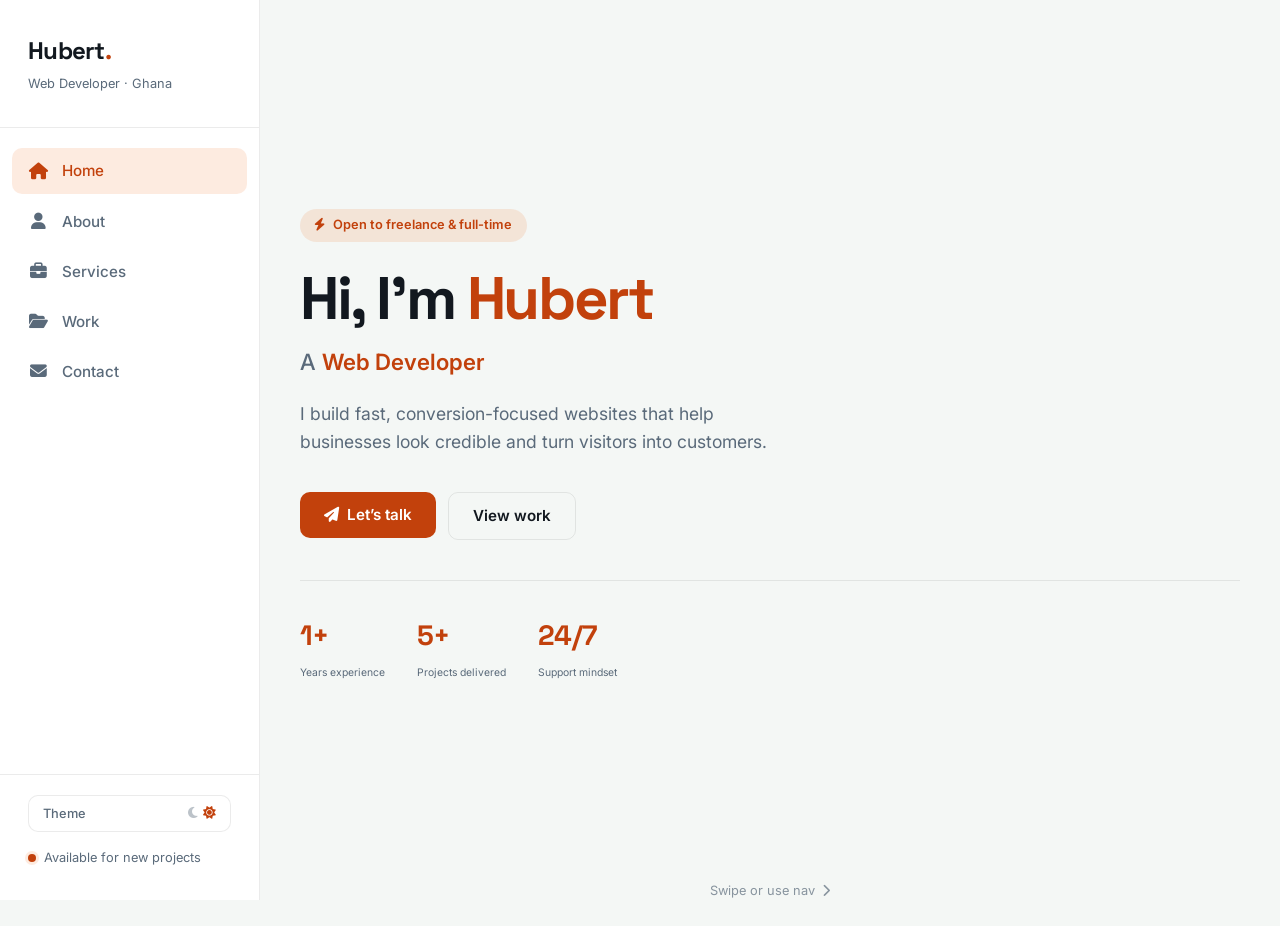
<file: index.html>
<!DOCTYPE html>
<html lang="en" data-theme="dark">
<head>
  <meta charset="UTF-8" />
  <meta name="viewport" content="width=device-width, initial-scale=1.0" />
  <meta name="description" content="Hubert — Web Developer from Ghana. Clean, fast, conversion-focused websites that help businesses look credible and sell." />
  <meta name="keywords" content="Web Developer for hire, Freelance gigs, Freelance Developer, Websites, Business websites, Business assets, Digital assets, Hubert Sackey, Digital Marketing"/>
  <meta name="theme-color" content="#0f1419" />
  <title>Hubert | Web Developer</title>

  <link rel="preconnect" href="https://fonts.googleapis.com" />
  <link rel="preconnect" href="https://fonts.gstatic.com" crossorigin />
  <link href="https://fonts.googleapis.com/css2?family=Inter:wght@400;500;600;700&family=Space+Grotesk:wght@500;600;700&display=swap" rel="stylesheet" />
  <link rel="stylesheet" href="https://cdnjs.cloudflare.com/ajax/libs/font-awesome/6.5.2/css/all.min.css" />
  <link rel="stylesheet" href="https://cdn.jsdelivr.net/npm/swiper@11/swiper-bundle.min.css" />
  <link rel="stylesheet" href="styles.css"/>
 
 <style>
    
      @media (max-width: 900px) {
      .sidebar { display: none; }
      .mobile-nav { display: flex; }
      .mobile-theme { display: flex; }
      .slide-inner { padding: 2rem 1.25rem 5.5rem; }
      .about-grid, .contact-grid { grid-template-columns: 1fr; gap: 2rem; }
      .form-row { grid-template-columns: 1fr; }
      .home-stats { gap: 1.5rem; }
      .app { height: 100vh; width: 100%; }
      .home-slide .swiper-slide{height: 100vh;}
      .main {height: 100%;} 
      .preferred-height {position: fixed; height: 100vh;}
      body { height: 100vh;}
    }
    @media (max-width: 480px) {
      .home-title { font-size: 2.1rem; }
      .services-grid, .projects-grid { grid-template-columns: 1fr; }
    }
    @media (prefers-reduced-motion: reduce) {
      *, *::before, *::after {
        animation-duration: 0.01ms !important;
        transition-duration: 0.01ms !important;
      }
    }
 </style>
</head>
<body>
  <div class="app">
    <aside class="sidebar">
      <div class="brand">
        <div class="logo">Hubert<span>.</span></div>
        <div class="tagline">Web Developer · Ghana</div>
      </div>
      <nav class="nav" aria-label="Main navigation">
          <a href="index.html"><button class="nav-item active" aria-current="page"><i class="fa-solid fa-house"></i> Home</button></a>
          <a href="portfolio-about.html"><button class="nav-item"><i class="fa-solid fa-user"></i> About</button></a>
          <a href="portfolio-services.html"><button class="nav-item"><i class="fa-solid fa-briefcase"></i> Services</button></a>
          <a href="portfolio-work.html"><button class="nav-item"><i class="fa-solid fa-folder-open"></i> Work</button></a>
          <a href="portfolio-contact.html"><button class="nav-item"><i class="fa-solid fa-envelope"></i> Contact</button></a>
        </nav>
      <div class="sidebar-footer">
        <button class="theme-toggle" id="themeToggle" type="button" aria-label="Toggle theme">
          <span>Theme</span>
          <span class="icons"><i class="fa-solid fa-moon"></i><i class="fa-solid fa-sun"></i></span>
        </button>
        <div class="availability">
          <span class="dot" aria-hidden="true"></span>
          Available for new projects
        </div>
      </div>
    </aside>

    <main class="main">
      <div class="swiper" id="portfolioSwiper">
        <div class="swiper-wrapper">
          <section class="swiper-slide home-slide" data-hash="home">
            <div class="slide-inner">
              <div class="home-badge"><i class="fa-solid fa-bolt"></i> Open to freelance &amp; full-time</div>
              <h1 class="home-title">Hi, I’m <span class="name">Hubert</span></h1>
              <p class="home-role">A <span class="typed" id="typed-role">Web Developer</span></p>
              <p class="home-lead">I build fast, conversion-focused websites that help businesses look credible and turn visitors into customers.</p>
              <div class="btn-group">
                <a href="portfolio-contact.html" title="Home Page"><button class="btn btn-primary" data-goto="4"><i class="fa-solid fa-paper-plane"></i> Let’s talk</button></a>
                <a href="portfolio-work.html"><button class="btn btn-ghost" data-goto="3">View work</button></a>
              </div>
              <div class="home-stats">
                <div class="stat"><strong>1+</strong><span>Years experience</span></div>
                <div class="stat"><strong>5+</strong><span>Projects delivered</span></div>
                <div class="stat"><strong>24/7</strong><span>Support mindset</span></div>
              </div>
             </div>
            </div><br/>
            <p class="scroll-hint">Swipe or use nav <i class="fa-solid fa-chevron-right"></i></p>
          </section>
        </div>
      </div>
    </main>
  </div>

    <nav class="mobile-nav" aria-label="Mobile navigation">
      <a href="index.html"><button class="active"><i class="fa-solid fa-house"></i> Home</button></a>
      <a href="portfolio-about.html"><button><i class="fa-solid fa-user"></i> About</button></a>
      <a href="portfolio-services.html"><button><i class="fa-solid fa-briefcase"></i> Services</button></a>
      <a href="portfolio-work.html"><button><i class="fa-solid fa-folder-open"></i> Work</button></a>
      <a href="portfolio-contact.html"><button><i class="fa-solid fa-envelope"></i> Contact</button></a>
    </nav>
  <button class="mobile-theme" id="mobileThemeToggle" type="button" aria-label="Toggle theme">
    <i class="fa-solid fa-moon" id="mobileThemeIcon"></i>
  </button>

  <div class="case-overlay" id="caseOverlay" role="dialog" aria-modal="true" aria-labelledby="caseTitle">
    <div class="case-header">
      <button type="button" class="case-back" id="caseBack"><i class="fa-solid fa-arrow-left"></i> Back to work</button>
    </div>
    <div class="case-body"><div class="case-inner" id="caseContent"></div></div>
  </div>

  <script src="https://cdn.jsdelivr.net/npm/swiper@11/swiper-bundle.min.js"></script>
  <script src="nav.js"></script>
<script>
  const roles = ['Web Developer', 'Landing Page Specialist', 'Responsive Site Builder', 'Problem Solver'];
  let roleIndex = 0;
  const typedEl = document.getElementById('typed-role');
  if (typedEl) {
    setInterval(() => {
      roleIndex = (roleIndex + 1) % roles.length;
      typedEl.style.opacity = '0';
      setTimeout(() => {
        typedEl.textContent = roles[roleIndex];
        typedEl.style.opacity = '1';
      }, 200);
    }, 2800);
    typedEl.style.transition = 'opacity 0.2s ease';
  }
</script>
</body>
</html>
</file>
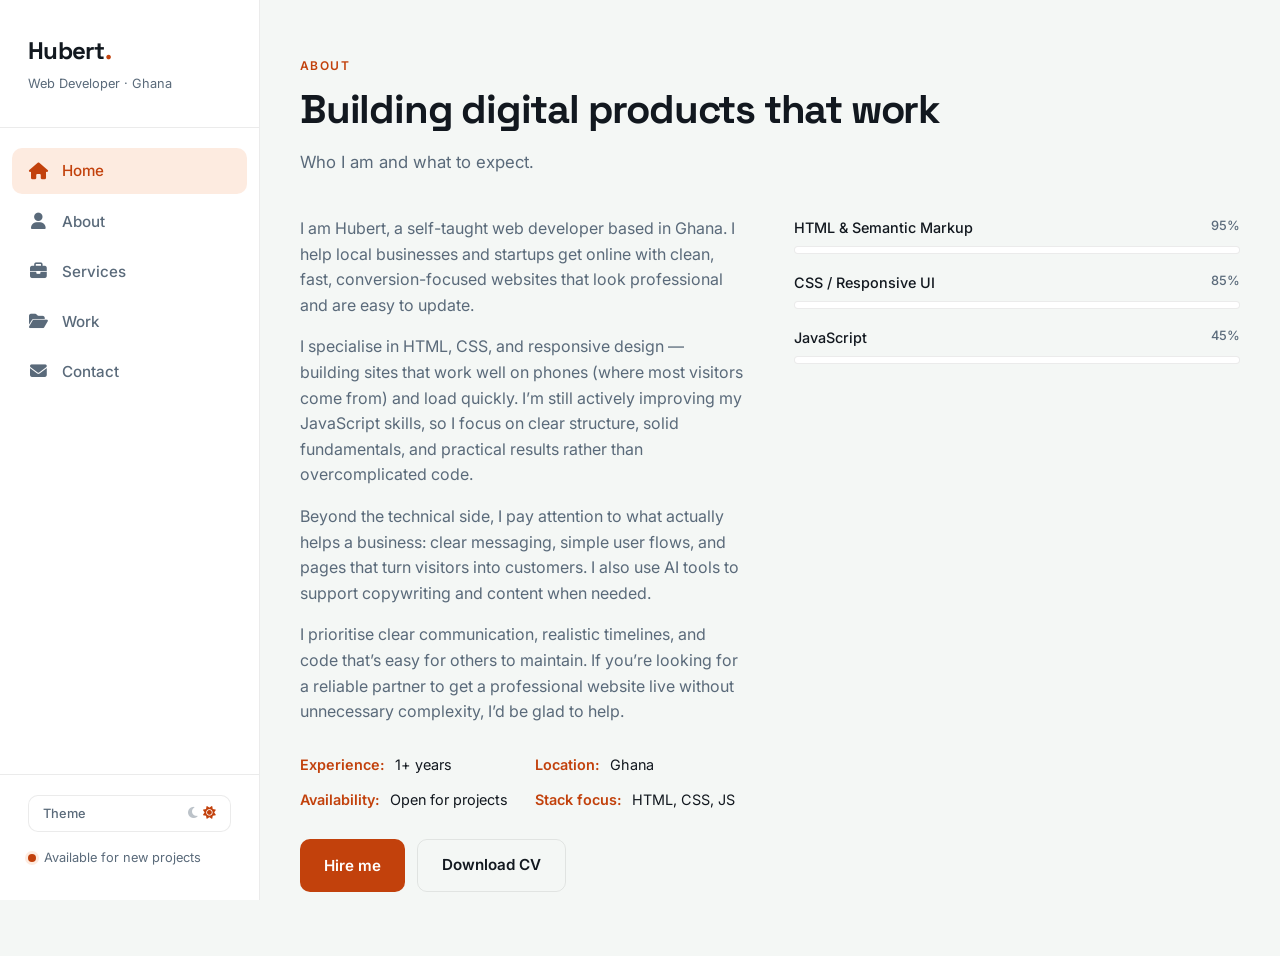
<file: hubert-portfolio-2-about.html>
<!DOCTYPE html>
<html lang="en" data-theme="dark">
<head>
  <meta charset="UTF-8" />
  <meta name="viewport" content="width=device-width, initial-scale=1.0" />
  <meta name="description" content="Hubert — Web Developer from Ghana. Clean, fast, conversion-focused websites that help businesses look credible and sell." />
  <meta name="theme-color" content="#0f1419" />
  <title>Hubert | Web Developer</title>

  <link rel="preconnect" href="https://fonts.googleapis.com" />
  <link rel="preconnect" href="https://fonts.gstatic.com" crossorigin />
  <link href="https://fonts.googleapis.com/css2?family=Inter:wght@400;500;600;700&family=Space+Grotesk:wght@500;600;700&display=swap" rel="stylesheet" />
  <link rel="stylesheet" href="https://cdnjs.cloudflare.com/ajax/libs/font-awesome/6.5.2/css/all.min.css" />
  <link rel="stylesheet" href="https://cdn.jsdelivr.net/npm/swiper@11/swiper-bundle.min.css" />
  <link rel="stylesheet" href="styles.css">
 
 <style>
     body {
         height: 100%;
         width: 100%;
     }
     
     @media(max-width:1024px) {
         .about-grid {
      display: grid;
      grid-template-columns: 1fr 0.5fr;
      gap: 3rem;
      align-items: start;
    }
     }
      @media (max-width: 900px) {
      .sidebar { display: none; }
      .mobile-nav { display: flex; }
      .mobile-theme { display: flex; }
      .slide-inner { padding: 2rem 1.25rem 5.5rem; }
      .about-grid, .contact-grid { grid-template-columns: 1fr; gap: 2rem; }
      .form-row { grid-template-columns: 1fr; }
      .home-stats { gap: 1.5rem; }
      .app { height: 100vh; width: 100%; }
      .home-slide .swiper-slide{height: 100vh;}
      .main {height: 100%;} 
      .preferred-height {position: fixed; height: 100vh;}
      body { height: 100vh;}
      .scroll-hint {
      position: fixed;
      padding-bottom: 60px;
      }
    }
    @media (max-width: 480px) {
      .home-title { font-size: 2.1rem; }
      .services-grid, .projects-grid { grid-template-columns: 1fr; }
    }
    @media (prefers-reduced-motion: reduce) {
      *, *::before, *::after {
        animation-duration: 0.01ms !important;
        transition-duration: 0.01ms !important;
      }
    }
 </style>
</head>
<body>
  <div class="app">
    <aside class="sidebar">
      <div class="brand">
        <div class="logo">Hubert<span>.</span></div>
        <div class="tagline">Web Developer · Ghana</div>
      </div>
      <nav class="nav" aria-label="Main navigation">
        <button class="nav-item active" data-index="0" aria-current="page"><i class="fa-solid fa-house"></i> Home</button>
        <button class="nav-item" data-index="1"><i class="fa-solid fa-user"></i> About</button>
        <button class="nav-item" data-index="2"><i class="fa-solid fa-briefcase"></i> Services</button>
        <button class="nav-item" data-index="3"><i class="fa-solid fa-folder-open"></i> Work</button>
        <button class="nav-item" data-index="4"><i class="fa-solid fa-envelope"></i> Contact</button>
      </nav>
      <div class="sidebar-footer">
        <button class="theme-toggle" id="themeToggle" type="button" aria-label="Toggle theme">
          <span>Theme</span>
          <span class="icons"><i class="fa-solid fa-moon"></i><i class="fa-solid fa-sun"></i></span>
        </button>
        <div class="availability">
          <span class="dot" aria-hidden="true"></span>
          Available for new projects
        </div>
      </div>
    </aside>

    <main class="main">
      <div class="swiper" id="portfolioSwiper">
        <div class="swiper-wrapper">

          <section class="swiper-slide" data-hash="about">
            <div class="slide-inner">
              <p class="section-label">About</p>
              <h2 class="section-title">Building digital products that work</h2>
              <p class="section-desc">Who I am and what to expect.</p>
              <div class="about-grid">
                <div class="about-text">
                  <p>I am Hubert, a self-taught web developer based in Ghana. I help local businesses and startups get online with clean, fast, conversion-focused websites that look professional and are easy to update.</p>
                  <p>I specialise in HTML, CSS, and responsive design — building sites that work well on phones (where most visitors come from) and load quickly. I’m still actively improving my JavaScript skills, so I focus on clear structure, solid fundamentals, and practical results rather than overcomplicated code.</p>
                  <p>Beyond the technical side, I pay attention to what actually helps a business: clear messaging, simple user flows, and pages that turn visitors into customers. I also use AI tools to support copywriting and content when needed.</p>
                  <p>I prioritise clear communication, realistic timelines, and code that’s easy for others to maintain. If you’re looking for a reliable partner to get a professional website live without unnecessary complexity, I’d be glad to help.</p>
                  <div class="about-meta">
                    <div class="meta-item"><span>Experience:</span> 1+ years</div>
                    <div class="meta-item"><span>Location:</span> Ghana</div>
                    <div class="meta-item"><span>Availability:</span> Open for projects</div>
                    <div class="meta-item"><span>Stack focus:</span> HTML, CSS, JS</div>
                  </div>
                  <div class="btn-group">
                    <button class="btn btn-primary" data-goto="4">Hire me</button>
                    <a class="btn btn-ghost" href="#" download>Download CV</a>
                  </div>
                </div>
                <div class="skills" id="skills">
                  <div class="skill">
                    <div class="skill-header"><span>HTML &amp; Semantic Markup</span><span class="pct">95%</span></div>
                    <div class="skill-bar"><div class="skill-fill" data-width="95"></div></div>
                  </div>
                  <div class="skill">
                    <div class="skill-header"><span>CSS / Responsive UI</span><span class="pct">85%</span></div>
                    <div class="skill-bar"><div class="skill-fill" data-width="85"></div></div>
                  </div>
                  <div class="skill">
                    <div class="skill-header"><span>JavaScript</span><span class="pct">45%</span></div>
                    <div class="skill-bar"><div class="skill-fill" data-width="45"></div></div>
                  </div>
                </div>
              </div>
            </div>
          </section>

        
        </div>
      </div>
    </main>
  </div>

  <nav class="mobile-nav" aria-label="Mobile navigation">
    <button data-index="0" class="active"><i class="fa-solid fa-house"></i> Home</button>
    <button data-index="1"><i class="fa-solid fa-user"></i> About</button>
    <button data-index="2"><i class="fa-solid fa-briefcase"></i> Services</button>
    <button data-index="3"><i class="fa-solid fa-folder-open"></i> Work</button>
    <button data-index="4"><i class="fa-solid fa-envelope"></i> Contact</button>
  </nav>
  <button class="mobile-theme" id="mobileThemeToggle" type="button" aria-label="Toggle theme">
    <i class="fa-solid fa-moon" id="mobileThemeIcon"></i>
  </button>

  <div class="case-overlay" id="caseOverlay" role="dialog" aria-modal="true" aria-labelledby="caseTitle">
    <div class="case-header">
      <button type="button" class="case-back" id="caseBack"><i class="fa-solid fa-arrow-left"></i> Back to work</button>
    </div>
    <div class="case-body"><div class="case-inner" id="caseContent"></div></div>
  </div>

  <script src="https://cdn.jsdelivr.net/npm/swiper@11/swiper-bundle.min.js"></script>
  <script>
    const root = document.documentElement;
    const metaTheme = document.querySelector('meta[name="theme-color"]');
    const mobileThemeIcon = document.getElementById('mobileThemeIcon');

    function getPreferredTheme() {
      const stored = localStorage.getItem('hubert-theme');
      if (stored) return stored;
      return window.matchMedia('(prefers-color-scheme: light)').matches ? 'light' : 'dark';
    }
    function applyTheme(theme) {
      root.setAttribute('data-theme', theme);
      localStorage.setItem('hubert-theme', theme);
      if (metaTheme) metaTheme.setAttribute('content', theme === 'light' ? '#f4f7f5' : '#0f1419');
      if (mobileThemeIcon) mobileThemeIcon.className = theme === 'light' ? 'fa-solid fa-sun' : 'fa-solid fa-moon';
    }
    applyTheme(getPreferredTheme());
    function toggleTheme() {
      applyTheme(root.getAttribute('data-theme') === 'dark' ? 'light' : 'dark');
    }
    document.getElementById('themeToggle')?.addEventListener('click', toggleTheme);
    document.getElementById('mobileThemeToggle')?.addEventListener('click', toggleTheme);

    const swiper = new Swiper('#portfolioSwiper', {
      direction: 'horizontal',
      speed: 500,
      effect: 'creative',
      creativeEffect: {
        prev: { shadow: true, translate: ['-18%', 0, -1], opacity: 0.55 },
        next: { translate: ['100%', 0, 0] },
      },
      keyboard: { enabled: true },
      mousewheel: {
        forceToAxis: true,
        sensitivity: 1,
        releaseOnEdges: true,
        thresholdDelta: 12,
      },
      hashNavigation: { watchState: true },
      on: {
        slideChange() {
          updateNav(this.activeIndex);
          if (this.activeIndex === 1) animateSkills();
        },
      },
    });

    function goTo(index) { swiper.slideTo(index); }
    function updateNav(index) {
      document.querySelectorAll('.nav-item, .mobile-nav button').forEach(el => {
        const on = Number(el.dataset.index) === index;
        el.classList.toggle('active', on);
        if (on) el.setAttribute('aria-current', 'page');
        else el.removeAttribute('aria-current');
      });
    }
    document.querySelectorAll('[data-index]').forEach(btn => {
      btn.addEventListener('click', () => goTo(Number(btn.dataset.index)));
    });
    document.querySelectorAll('[data-goto]').forEach(btn => {
      btn.addEventListener('click', () => goTo(Number(btn.dataset.goto)));
    });

    let skillsAnimated = false;
    function animateSkills() {
      if (skillsAnimated) return;
      skillsAnimated = true;
      document.querySelectorAll('.skill-fill').forEach(bar => {
        requestAnimationFrame(() => { bar.style.width = (bar.dataset.width || 0) + '%'; });
      });
    }

    const roles = ['Web Developer', 'Front-end Builder', 'AI Enthusiast', 'Problem Solver'];
    let roleIndex = 0;
    const typedEl = document.getElementById('typed-role');
    if (typedEl) {
      setInterval(() => {
        roleIndex = (roleIndex + 1) % roles.length;
        typedEl.style.opacity = '0';
        setTimeout(() => {
          typedEl.textContent = roles[roleIndex];
          typedEl.style.opacity = '1';
        }, 200);
      }, 2800);
      typedEl.style.transition = 'opacity 0.2s ease';
    }
    updateNav(0);

    const cases = {
      'local-business': {
        label: 'Case study',
        title: 'Local business website',
        tags: ['Web Design', 'HTML/CSS', 'Mobile-first'],
        blocks: [
          { h: 'The problem', p: 'The existing site was hard to navigate on phones. Services and contact details were buried, so visitors left without enquiring.' },
          { h: 'Approach', p: 'Rebuilt the structure around clear sections: purpose, services, about, and a simple contact path. Prioritised mobile layout and readable hierarchy.' },
          { h: 'What shipped', list: ['Clean multi-section layout', 'Mobile-first responsive design', 'Obvious contact / enquiry path', 'Faster perceived load with lean HTML/CSS'] },
          { h: 'Result', result: 'Easier content flow and a clearer path for customers to reach out — especially from mobile.' },
          {h: 'Take a look', p: ['https://hewie25.github.io/glorylandrealtyfoundation.org/'] },
        ],
      },
      structure: {
        label: 'Case study',
        title: 'Content-focused site structure',
        tags: ['UI', 'IA', 'Conversion'],
        blocks: [
          { h: 'The problem', p: 'Visitors could not find key information quickly. The site felt like a list of pages rather than a guided experience.' },
          { h: 'Approach', p: 'Mapped the main user goals, then ordered pages and sections so the most important actions appear first. Kept copy short and scannable.' },
          { h: 'What shipped', list: ['Clear page hierarchy', 'Consistent section patterns', 'Stronger visual hierarchy for CTAs'] },
         
          { h: 'Result', result: 'Visitors can understand the offer and next step faster — which is the foundation for better conversion.' },
           {h: 'Have a look', p: ['https://hewie25.github.io/glorylandrealtyfoundation.org/'] },
        ],
      },
      landing: {
        label: 'Case study',
        title: 'Product landing page',
        tags: ['UI', 'School Page', 'CTAs'],
        blocks: [
          { h: 'The problem', p: 'The page needed a clear story: what the product is, why it matters, and what to do next — without looking cluttered.' },
          { h: 'Approach', p: 'Built a single long-scroll landing page with strong hierarchy, space for social proof, and prominent primary CTAs. Kept the design easy to A/B test later.' },
          { h: 'What shipped', list: ['Hero with clear value proposition', 'Feature / benefit sections', 'Social-proof placeholders', 'Primary and secondary CTAs'] },
          { h: 'Result', result: 'A page structure that is easy to test and improve, with conversion paths that are obvious on both desktop and mobile.' },
          {h: 'Take a look', p: ['https://hewie25.github.io/glorylandrealtyfoundation.org/'] },
        ],
      },
      portfolio: {
        label: 'This site',
        title: 'Interactive portfolio concept',
        tags: ['Experiment', 'UX', 'Performance'],
        blocks: [
          { h: 'Goal', p: 'Show that a portfolio can be fast, clear and client-focused.' },
          { h: 'What it demonstrates', list: ['Slide-based navigation that still allows vertical scrolling', 'Honest skill levels and services', 'Case-study style project presentation', 'Dark / light theme with almost zero cost', 'Mobile-first layout'] },
          { h: 'Takeaway', result: 'You are looking at the live example. Speed and clarity beat decoration when clients are deciding who to hire.' },
        ],
      },
    };

    const overlay = document.getElementById('caseOverlay');
    const caseContent = document.getElementById('caseContent');

    function openCase(id) {
      const data = cases[id];
      if (!data) return;
      let html = '<p class="section-label">' + data.label + '</p>';
      html += '<h1 id="caseTitle">' + data.title + '</h1>';
      html += '<div class="case-meta">' + data.tags.map(function(t){ return '<span class="tag">' + t + '</span>'; }).join('') + '</div>';
      data.blocks.forEach(function(b) {
        html += '<div class="case-block">';
        if (b.h) html += '<h3>' + b.h + '</h3>';
        if (b.p) html += '<p>' + b.p + '</p>';
        if (b.list) html += '<ul>' + b.list.map(function(i){ return '<li>' + i + '</li>'; }).join('') + '</ul>';
        if (b.result) html += '<div class="case-result"><strong>Result:</strong> ' + b.result + '</div>';
        html += '</div>';
      });
      html += '<div class="case-cta btn-group"><button type="button" class="btn btn-primary" id="caseHire">Let’s talk about a similar project</button><button type="button" class="btn btn-ghost" id="caseBack2">Back to work</button></div>';
      caseContent.innerHTML = html;
      overlay.classList.add('open');
      document.body.style.overflow = 'hidden';
      document.getElementById('caseHire')?.addEventListener('click', function(){ closeCase(); goTo(4); });
      document.getElementById('caseBack2')?.addEventListener('click', closeCase);
    }
    function closeCase() {
      overlay.classList.remove('open');
      document.body.style.overflow = '';
    }
    document.querySelectorAll('[data-case]').forEach(function(btn) {
      btn.addEventListener('click', function(){ openCase(btn.dataset.case); });
    });
    document.getElementById('caseBack')?.addEventListener('click', closeCase);
    document.addEventListener('keydown', function(e) {
      if (e.key === 'Escape' && overlay.classList.contains('open')) closeCase();
    });
  </script>
</body>
</html>
</file>
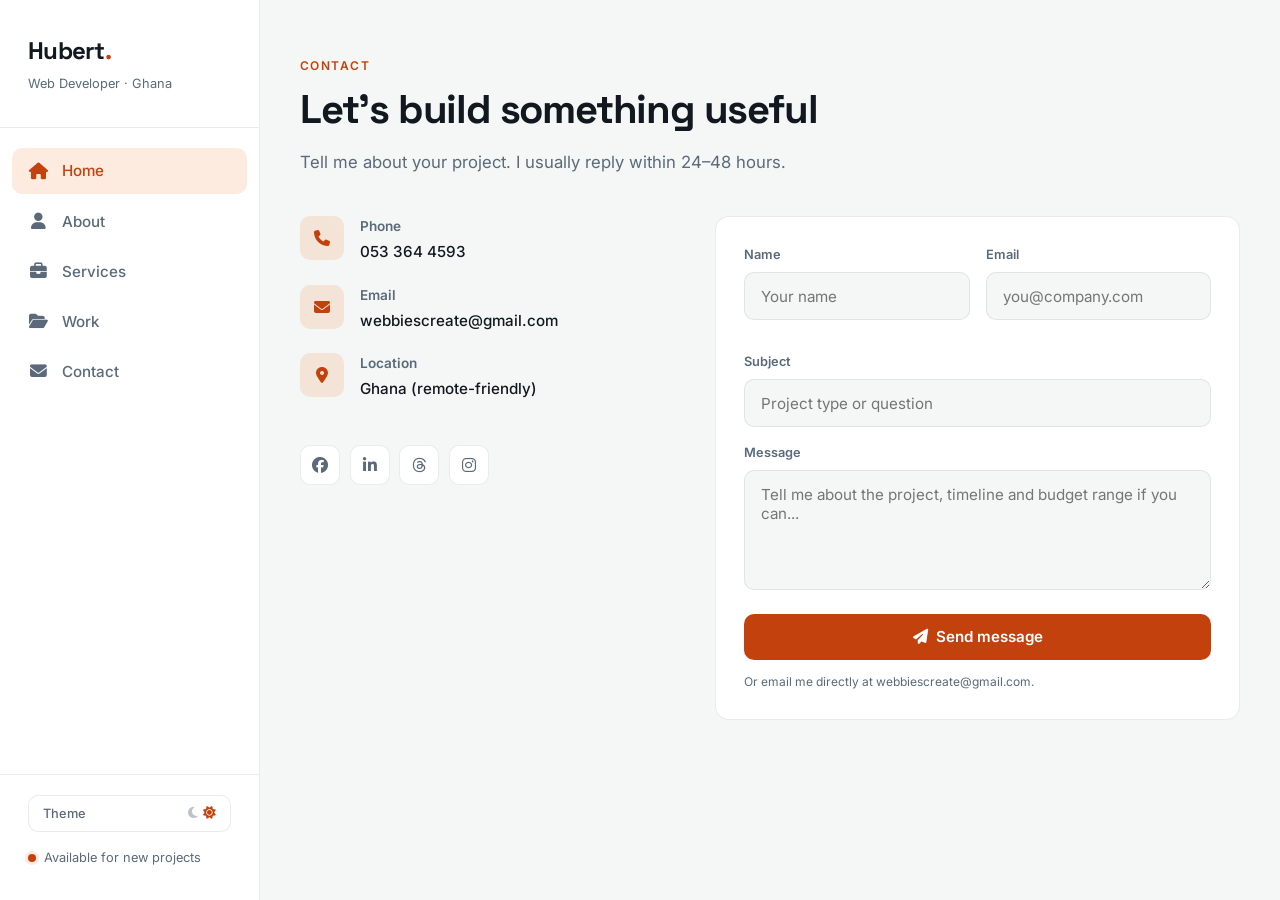
<file: hubert-portfolio-2-contact.html>
<!DOCTYPE html>
<html lang="en" data-theme="dark">
<head>
  <meta charset="UTF-8" />
  <meta name="viewport" content="width=device-width, initial-scale=1.0" />
  <meta name="description" content="Hubert — Web Developer from Ghana. Clean, fast, conversion-focused websites that help businesses look credible and sell." />
  <meta name="theme-color" content="#0f1419" />
  <title>Hubert | Web Developer</title>

  <link rel="preconnect" href="https://fonts.googleapis.com" />
  <link rel="preconnect" href="https://fonts.gstatic.com" crossorigin />
  <link href="https://fonts.googleapis.com/css2?family=Inter:wght@400;500;600;700&family=Space+Grotesk:wght@500;600;700&display=swap" rel="stylesheet" />
  <link rel="stylesheet" href="https://cdnjs.cloudflare.com/ajax/libs/font-awesome/6.5.2/css/all.min.css" />
  <link rel="stylesheet" href="https://cdn.jsdelivr.net/npm/swiper@11/swiper-bundle.min.css" />
  <link rel="stylesheet" href="styles.css">
 
 <style>
     body {
         height: 100%;
         width: 100%;
     }
     
     @media(max-width:1024px) {
     
    }
    
      @media (max-width: 900px) {
      .sidebar { display: none; }
      .mobile-nav { display: flex; }
      .mobile-theme { display: flex; }
      .slide-inner { padding: 2rem 1.25rem 5.5rem; }
      .about-grid, .contact-grid { grid-template-columns: 1fr; gap: 2rem; }
      .form-row { grid-template-columns: 1fr; }
      .home-stats { gap: 1.5rem; }
      .app { height: 100%; width: 100%; }
      .home-slide .swiper-slide{height: 100%;}
      .main {height: 100%;} 
      body { height: 100%;}
      
    }
    @media (max-width: 480px) {
      .home-title { font-size: 2.1rem; }
      .services-grid, .projects-grid { grid-template-columns: 1fr; }
    }
    @media (prefers-reduced-motion: reduce) {
      *, *::before, *::after {
        animation-duration: 0.01ms !important;
        transition-duration: 0.01ms !important;
      }
    }
 </style>
</head>
<body>
  <div class="app">
    <aside class="sidebar">
      <div class="brand">
        <div class="logo">Hubert<span>.</span></div>
        <div class="tagline">Web Developer · Ghana</div>
      </div>
      <nav class="nav" aria-label="Main navigation">
        <button   class="nav-item"  data-index="0"><i class="fa-solid fa-house"></i> Home</button>
        <button class="nav-item" data-index="1"><i class="fa-solid fa-user"></i> About</button>
        <button class="nav-item" data-index="2"><i class="fa-solid fa-briefcase"></i> Services</button>
        <button class="nav-item" data-index="3"><i class="fa-solid fa-folder-open"></i> Work</button>
        <button class="nav-item active"  aria-current="page" data-index="4"><i class="fa-solid fa-envelope"></i> Contact</button>
      </nav>
      <div class="sidebar-footer">
        <button class="theme-toggle" id="themeToggle" type="button" aria-label="Toggle theme">
          <span>Theme</span>
          <span class="icons"><i class="fa-solid fa-moon"></i><i class="fa-solid fa-sun"></i></span>
        </button>
        <div class="availability">
          <span class="dot" aria-hidden="true"></span>
          Available for new projects
        </div>
      </div>
    </aside>

    <main class="main">
      <div class="swiper" id="portfolioSwiper">
        <div class="swiper-wrapper">

 <section class="swiper-slide" data-hash="contact">
            <div class="slide-inner">
              <p class="section-label">Contact</p>
              <h2 class="section-title">Let’s build something useful</h2>
              <p class="section-desc">Tell me about your project. I usually reply within 24–48 hours.</p>
              <div class="contact-grid">
                <div class="contact-info">
                  <div class="contact-item">
                    <div class="icon"><i class="fa-solid fa-phone"></i></div>
                    <div><h4>Phone</h4><p><a href="tel:+233533644593">053 364 4593</a></p></div>
                  </div>
                  <div class="contact-item">
                    <div class="icon"><i class="fa-solid fa-envelope"></i></div>
                    <div><h4>Email</h4><p><a href="mailto:webbiescreate@gmail.com">webbiescreate@gmail.com</a></p></div>
                  </div>
                  <div class="contact-item">
                    <div class="icon"><i class="fa-solid fa-location-dot"></i></div>
                    <div><h4>Location</h4><p>Ghana (remote-friendly)</p></div>
                  </div>
                  <div class="socials">
                    <a href="#" aria-label="GitHub"><i class="fa-brands fa-facebook"></i></a>
                    <a href="#" aria-label="LinkedIn"><i class="fa-brands fa-linkedin-in"></i></a>
                    <a href="#" aria-label="X"><i class="fa-brands fa-threads"></i></a>
                    <a href="#" aria-label="Instagram"><i class="fa-brands fa-instagram"></i></a>
                  </div>
                </div>
                <form class="contact-form" action="https://formspree.io/f/YOUR_FORM_ID" method="POST">
                  <div class="form-row">
                    <div class="form-group">
                      <label for="name">Name</label>
                      <input type="text" id="name" name="name" placeholder="Your name" required />
                    </div>
                    <div class="form-group">
                      <label for="email">Email</label>
                      <input type="email" id="email" name="email" placeholder="you@company.com" required />
                    </div>
                  </div>
                  <div class="form-group">
                    <label for="subject">Subject</label>
                    <input type="text" id="subject" name="subject" placeholder="Project type or question" />
                  </div>
                  <div class="form-group">
                    <label for="message">Message</label>
                    <textarea id="message" name="message" placeholder="Tell me about the project, timeline and budget range if you can..." required></textarea>
                  </div>
                  <button type="submit" class="btn btn-primary" style="width:100%"><i class="fa-solid fa-paper-plane"></i> Send message</button>
                  <p class="form-note">Or email me directly at webbiescreate@gmail.com.</p>
                </form>
              </div>
            </div>
          </section>
        
        </div>
      </div>
    </main>
  </div>

  <nav class="mobile-nav" aria-label="Mobile navigation">
    <button data-index="0" class="active"><i class="fa-solid fa-house"></i> Home</button>
    <button data-index="1"><i class="fa-solid fa-user"></i> About</button>
    <button data-index="2"><i class="fa-solid fa-briefcase"></i> Services</button>
    <button data-index="3"><i class="fa-solid fa-folder-open"></i> Work</button>
    <button data-index="4"><i class="fa-solid fa-envelope"></i> Contact</button>
  </nav>
  <button class="mobile-theme" id="mobileThemeToggle" type="button" aria-label="Toggle theme">
    <i class="fa-solid fa-moon" id="mobileThemeIcon"></i>
  </button>

  <div class="case-overlay" id="caseOverlay" role="dialog" aria-modal="true" aria-labelledby="caseTitle">
    <div class="case-header">
      <button type="button" class="case-back" id="caseBack"><i class="fa-solid fa-arrow-left"></i> Back to work</button>
    </div>
    <div class="case-body"><div class="case-inner" id="caseContent"></div></div>
  </div>

  <script src="https://cdn.jsdelivr.net/npm/swiper@11/swiper-bundle.min.js"></script>
  <script>
    const root = document.documentElement;
    const metaTheme = document.querySelector('meta[name="theme-color"]');
    const mobileThemeIcon = document.getElementById('mobileThemeIcon');

    function getPreferredTheme() {
      const stored = localStorage.getItem('hubert-theme');
      if (stored) return stored;
      return window.matchMedia('(prefers-color-scheme: light)').matches ? 'light' : 'dark';
    }
    function applyTheme(theme) {
      root.setAttribute('data-theme', theme);
      localStorage.setItem('hubert-theme', theme);
      if (metaTheme) metaTheme.setAttribute('content', theme === 'light' ? '#f4f7f5' : '#0f1419');
      if (mobileThemeIcon) mobileThemeIcon.className = theme === 'light' ? 'fa-solid fa-sun' : 'fa-solid fa-moon';
    }
    applyTheme(getPreferredTheme());
    function toggleTheme() {
      applyTheme(root.getAttribute('data-theme') === 'dark' ? 'light' : 'dark');
    }
    document.getElementById('themeToggle')?.addEventListener('click', toggleTheme);
    document.getElementById('mobileThemeToggle')?.addEventListener('click', toggleTheme);

    const swiper = new Swiper('#portfolioSwiper', {
      direction: 'horizontal',
      speed: 500,
      effect: 'creative',
      creativeEffect: {
        prev: { shadow: true, translate: ['-18%', 0, -1], opacity: 0.55 },
        next: { translate: ['100%', 0, 0] },
      },
      keyboard: { enabled: true },
      mousewheel: {
        forceToAxis: true,
        sensitivity: 1,
        releaseOnEdges: true,
        thresholdDelta: 12,
      },
      hashNavigation: { watchState: true },
      on: {
        slideChange() {
          updateNav(this.activeIndex);
          if (this.activeIndex === 1) animateSkills();
        },
      },
    });

    function goTo(index) { swiper.slideTo(index); }
    function updateNav(index) {
      document.querySelectorAll('.nav-item, .mobile-nav button').forEach(el => {
        const on = Number(el.dataset.index) === index;
        el.classList.toggle('active', on);
        if (on) el.setAttribute('aria-current', 'page');
        else el.removeAttribute('aria-current');
      });
    }
    document.querySelectorAll('[data-index]').forEach(btn => {
      btn.addEventListener('click', () => goTo(Number(btn.dataset.index)));
    });
    document.querySelectorAll('[data-goto]').forEach(btn => {
      btn.addEventListener('click', () => goTo(Number(btn.dataset.goto)));
    });

    let skillsAnimated = false;
    function animateSkills() {
      if (skillsAnimated) return;
      skillsAnimated = true;
      document.querySelectorAll('.skill-fill').forEach(bar => {
        requestAnimationFrame(() => { bar.style.width = (bar.dataset.width || 0) + '%'; });
      });
    }

    const roles = ['Web Developer', 'Front-end Builder', 'AI Enthusiast', 'Problem Solver'];
    let roleIndex = 0;
    const typedEl = document.getElementById('typed-role');
    if (typedEl) {
      setInterval(() => {
        roleIndex = (roleIndex + 1) % roles.length;
        typedEl.style.opacity = '0';
        setTimeout(() => {
          typedEl.textContent = roles[roleIndex];
          typedEl.style.opacity = '1';
        }, 200);
      }, 2800);
      typedEl.style.transition = 'opacity 0.2s ease';
    }
    updateNav(0);

    const cases = {
      'local-business': {
        label: 'Case study',
        title: 'Local business website',
        tags: ['Web Design', 'HTML/CSS', 'Mobile-first'],
        blocks: [
          { h: 'The problem', p: 'The existing site was hard to navigate on phones. Services and contact details were buried, so visitors left without enquiring.' },
          { h: 'Approach', p: 'Rebuilt the structure around clear sections: purpose, services, about, and a simple contact path. Prioritised mobile layout and readable hierarchy.' },
          { h: 'What shipped', list: ['Clean multi-section layout', 'Mobile-first responsive design', 'Obvious contact / enquiry path', 'Faster perceived load with lean HTML/CSS'] },
          { h: 'Result', result: 'Easier content flow and a clearer path for customers to reach out — especially from mobile.' },
          {h: 'Take a look', p: ['https://hewie25.github.io/glorylandrealtyfoundation.org/'] },
        ],
      },
      structure: {
        label: 'Case study',
        title: 'Content-focused site structure',
        tags: ['UI', 'IA', 'Conversion'],
        blocks: [
          { h: 'The problem', p: 'Visitors could not find key information quickly. The site felt like a list of pages rather than a guided experience.' },
          { h: 'Approach', p: 'Mapped the main user goals, then ordered pages and sections so the most important actions appear first. Kept copy short and scannable.' },
          { h: 'What shipped', list: ['Clear page hierarchy', 'Consistent section patterns', 'Stronger visual hierarchy for CTAs'] },
         
          { h: 'Result', result: 'Visitors can understand the offer and next step faster — which is the foundation for better conversion.' },
           {h: 'Have a look', p: ['https://hewie25.github.io/glorylandrealtyfoundation.org/'] },
        ],
      },
      landing: {
        label: 'Case study',
        title: 'Product landing page',
        tags: ['UI', 'School Page', 'CTAs'],
        blocks: [
          { h: 'The problem', p: 'The page needed a clear story: what the product is, why it matters, and what to do next — without looking cluttered.' },
          { h: 'Approach', p: 'Built a single long-scroll landing page with strong hierarchy, space for social proof, and prominent primary CTAs. Kept the design easy to A/B test later.' },
          { h: 'What shipped', list: ['Hero with clear value proposition', 'Feature / benefit sections', 'Social-proof placeholders', 'Primary and secondary CTAs'] },
          { h: 'Result', result: 'A page structure that is easy to test and improve, with conversion paths that are obvious on both desktop and mobile.' },
          {h: 'Take a look', p: ['https://hewie25.github.io/glorylandrealtyfoundation.org/'] },
        ],
      },
      portfolio: {
        label: 'This site',
        title: 'Interactive portfolio concept',
        tags: ['Experiment', 'UX', 'Performance'],
        blocks: [
          { h: 'Goal', p: 'Show that a portfolio can be fast, clear and client-focused.' },
          { h: 'What it demonstrates', list: ['Slide-based navigation that still allows vertical scrolling', 'Honest skill levels and services', 'Case-study style project presentation', 'Dark / light theme with almost zero cost', 'Mobile-first layout'] },
          { h: 'Takeaway', result: 'You are looking at the live example. Speed and clarity beat decoration when clients are deciding who to hire.' },
        ],
      },
    };

    const overlay = document.getElementById('caseOverlay');
    const caseContent = document.getElementById('caseContent');

    function openCase(id) {
      const data = cases[id];
      if (!data) return;
      let html = '<p class="section-label">' + data.label + '</p>';
      html += '<h1 id="caseTitle">' + data.title + '</h1>';
      html += '<div class="case-meta">' + data.tags.map(function(t){ return '<span class="tag">' + t + '</span>'; }).join('') + '</div>';
      data.blocks.forEach(function(b) {
        html += '<div class="case-block">';
        if (b.h) html += '<h3>' + b.h + '</h3>';
        if (b.p) html += '<p>' + b.p + '</p>';
        if (b.list) html += '<ul>' + b.list.map(function(i){ return '<li>' + i + '</li>'; }).join('') + '</ul>';
        if (b.result) html += '<div class="case-result"><strong>Result:</strong> ' + b.result + '</div>';
        html += '</div>';
      });
      html += '<div class="case-cta btn-group"><button type="button" class="btn btn-primary" id="caseHire">Let’s talk about a similar project</button><button type="button" class="btn btn-ghost" id="caseBack2">Back to work</button></div>';
      caseContent.innerHTML = html;
      overlay.classList.add('open');
      document.body.style.overflow = 'hidden';
      document.getElementById('caseHire')?.addEventListener('click', function(){ closeCase(); goTo(4); });
      document.getElementById('caseBack2')?.addEventListener('click', closeCase);
    }
    function closeCase() {
      overlay.classList.remove('open');
      document.body.style.overflow = '';
    }
    document.querySelectorAll('[data-case]').forEach(function(btn) {
      btn.addEventListener('click', function(){ openCase(btn.dataset.case); });
    });
    document.getElementById('caseBack')?.addEventListener('click', closeCase);
    document.addEventListener('keydown', function(e) {
      if (e.key === 'Escape' && overlay.classList.contains('open')) closeCase();
    });
  </script>
</body>
</html>
</file>
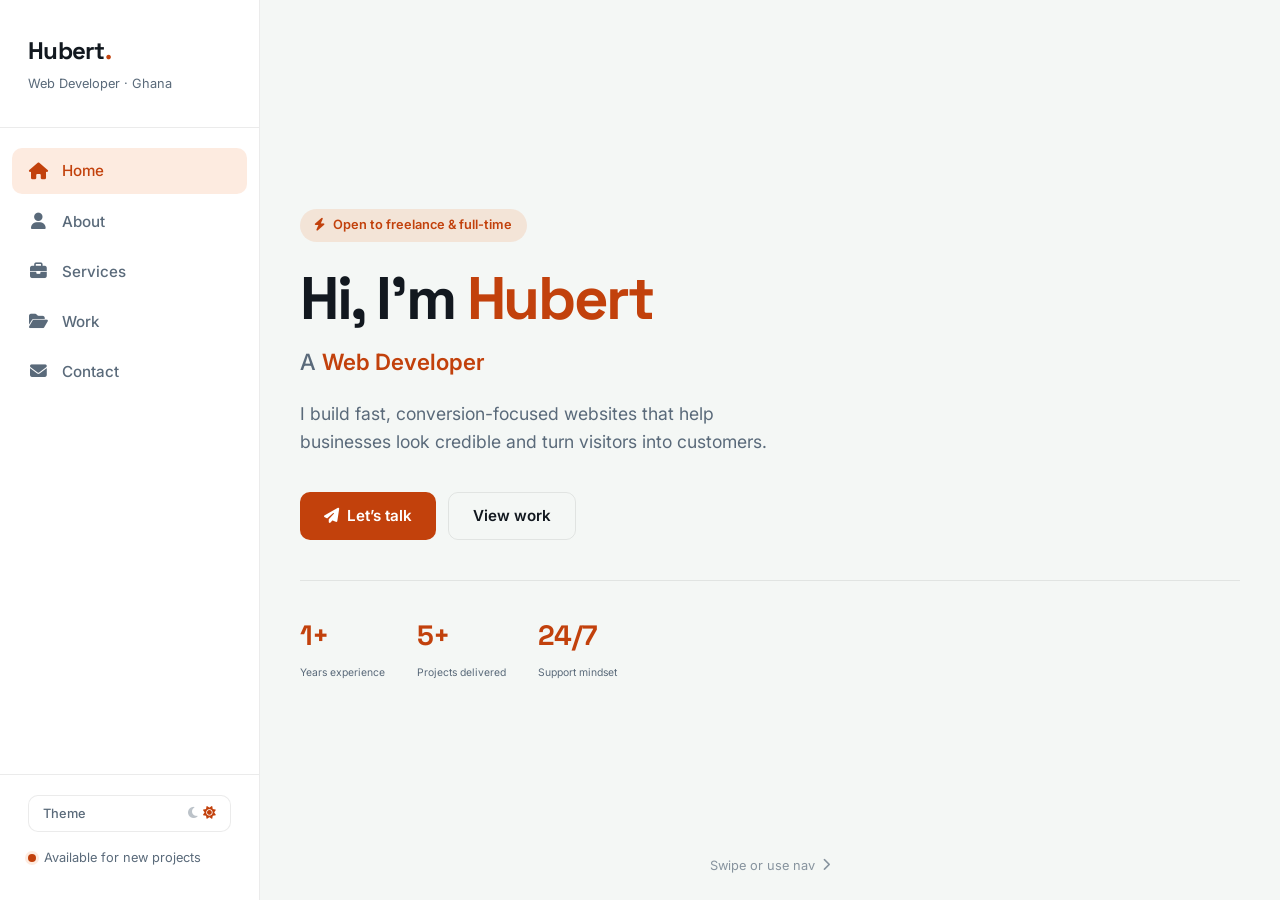
<file: hubert-portfolio-2-home.html>
<!DOCTYPE html>
<html lang="en" data-theme="dark">
<head>
  <meta charset="UTF-8" />
  <meta name="viewport" content="width=device-width, initial-scale=1.0" />
  <meta name="description" content="Hubert — Web Developer from Ghana. Clean, fast, conversion-focused websites that help businesses look credible and sell." />
  <meta name="theme-color" content="#0f1419" />
  <title>Hubert | Web Developer</title>

  <link rel="preconnect" href="https://fonts.googleapis.com" />
  <link rel="preconnect" href="https://fonts.gstatic.com" crossorigin />
  <link href="https://fonts.googleapis.com/css2?family=Inter:wght@400;500;600;700&family=Space+Grotesk:wght@500;600;700&display=swap" rel="stylesheet" />
  <link rel="stylesheet" href="https://cdnjs.cloudflare.com/ajax/libs/font-awesome/6.5.2/css/all.min.css" />
  <link rel="stylesheet" href="https://cdn.jsdelivr.net/npm/swiper@11/swiper-bundle.min.css" />
  <link rel="stylesheet" href="styles.css">
 
 <style>
     body {
         height: 100%;
         width: 100%;
     }
      @media (max-width: 900px) {
      .sidebar { display: none; }
      .mobile-nav { display: flex; }
      .mobile-theme { display: flex; }
      .slide-inner { padding: 2rem 1.25rem 5.5rem; }
      .about-grid, .contact-grid { grid-template-columns: 1fr; gap: 2rem; }
      .form-row { grid-template-columns: 1fr; }
      .home-stats { gap: 1.5rem; }
      .app { height: 100vh; width: 100%; }
      .home-slide .swiper-slide{height: 100vh;}
      .main {height: 100%;} 
      .preferred-height {position: fixed; height: 100vh;}
      body { height: 100vh;}
      .scroll-hint {
      position: fixed;
      padding-bottom: 60px;
      }
    }
    @media (max-width: 480px) {
      .home-title { font-size: 2.1rem; }
      .services-grid, .projects-grid { grid-template-columns: 1fr; }
    }
    @media (prefers-reduced-motion: reduce) {
      *, *::before, *::after {
        animation-duration: 0.01ms !important;
        transition-duration: 0.01ms !important;
      }
    }
 </style>
</head>
<body>
  <div class="app">
    <aside class="sidebar">
      <div class="brand">
        <div class="logo">Hubert<span>.</span></div>
        <div class="tagline">Web Developer · Ghana</div>
      </div>
      <nav class="nav" aria-label="Main navigation">
        <button class="nav-item active" data-index="0" aria-current="page"><i class="fa-solid fa-house"></i> Home</button>
        <button class="nav-item" data-index="1"><i class="fa-solid fa-user"></i> About</button>
        <button class="nav-item" data-index="2"><i class="fa-solid fa-briefcase"></i> Services</button>
        <button class="nav-item" data-index="3"><i class="fa-solid fa-folder-open"></i> Work</button>
        <button class="nav-item" data-index="4"><i class="fa-solid fa-envelope"></i> Contact</button>
      </nav>
      <div class="sidebar-footer">
        <button class="theme-toggle" id="themeToggle" type="button" aria-label="Toggle theme">
          <span>Theme</span>
          <span class="icons"><i class="fa-solid fa-moon"></i><i class="fa-solid fa-sun"></i></span>
        </button>
        <div class="availability">
          <span class="dot" aria-hidden="true"></span>
          Available for new projects
        </div>
      </div>
    </aside>

    <main class="main">
      <div class="swiper" id="portfolioSwiper">
        <div class="swiper-wrapper">

          <section class="swiper-slide home-slide" data-hash="home">
              <div class="preferred-height">
            <div class="slide-inner">
              <div class="home-badge"><i class="fa-solid fa-bolt"></i> Open to freelance &amp; full-time</div>
              <h1 class="home-title">Hi, I’m <span class="name">Hubert</span></h1>
              <p class="home-role">A <span class="typed" id="typed-role">Web Developer</span></p>
              <p class="home-lead">I build fast, conversion-focused websites that help businesses look credible and turn visitors into customers.</p>
              <div class="btn-group">
                <button class="btn btn-primary" data-goto="4"><i class="fa-solid fa-paper-plane"></i> Let’s talk</button>
                <button class="btn btn-ghost" data-goto="3">View work</button>
              </div>
              <div class="home-stats">
                <div class="stat"><strong>1+</strong><span>Years experience</span></div>
                <div class="stat"><strong>5+</strong><span>Projects delivered</span></div>
                <div class="stat"><strong>24/7</strong><span>Support mindset</span></div>
              </div>
              </div>
            </div>
            <p class="scroll-hint">Swipe or use nav <i class="fa-solid fa-chevron-right"></i></p>
          </section>

        
        </div>
      </div>
    </main>
  </div>

  <nav class="mobile-nav" aria-label="Mobile navigation">
    <button data-index="0" class="active"><i class="fa-solid fa-house"></i> Home</button>
    <button data-index="1"><i class="fa-solid fa-user"></i> About</button>
    <button data-index="2"><i class="fa-solid fa-briefcase"></i> Services</button>
    <button data-index="3"><i class="fa-solid fa-folder-open"></i> Work</button>
    <button data-index="4"><i class="fa-solid fa-envelope"></i> Contact</button>
  </nav>
  <button class="mobile-theme" id="mobileThemeToggle" type="button" aria-label="Toggle theme">
    <i class="fa-solid fa-moon" id="mobileThemeIcon"></i>
  </button>

  <div class="case-overlay" id="caseOverlay" role="dialog" aria-modal="true" aria-labelledby="caseTitle">
    <div class="case-header">
      <button type="button" class="case-back" id="caseBack"><i class="fa-solid fa-arrow-left"></i> Back to work</button>
    </div>
    <div class="case-body"><div class="case-inner" id="caseContent"></div></div>
  </div>

  <script src="https://cdn.jsdelivr.net/npm/swiper@11/swiper-bundle.min.js"></script>
  <script>
    const root = document.documentElement;
    const metaTheme = document.querySelector('meta[name="theme-color"]');
    const mobileThemeIcon = document.getElementById('mobileThemeIcon');

    function getPreferredTheme() {
      const stored = localStorage.getItem('hubert-theme');
      if (stored) return stored;
      return window.matchMedia('(prefers-color-scheme: light)').matches ? 'light' : 'dark';
    }
    function applyTheme(theme) {
      root.setAttribute('data-theme', theme);
      localStorage.setItem('hubert-theme', theme);
      if (metaTheme) metaTheme.setAttribute('content', theme === 'light' ? '#f4f7f5' : '#0f1419');
      if (mobileThemeIcon) mobileThemeIcon.className = theme === 'light' ? 'fa-solid fa-sun' : 'fa-solid fa-moon';
    }
    applyTheme(getPreferredTheme());
    function toggleTheme() {
      applyTheme(root.getAttribute('data-theme') === 'dark' ? 'light' : 'dark');
    }
    document.getElementById('themeToggle')?.addEventListener('click', toggleTheme);
    document.getElementById('mobileThemeToggle')?.addEventListener('click', toggleTheme);

    const swiper = new Swiper('#portfolioSwiper', {
      direction: 'horizontal',
      speed: 500,
      effect: 'creative',
      creativeEffect: {
        prev: { shadow: true, translate: ['-18%', 0, -1], opacity: 0.55 },
        next: { translate: ['100%', 0, 0] },
      },
      keyboard: { enabled: true },
      mousewheel: {
        forceToAxis: true,
        sensitivity: 1,
        releaseOnEdges: true,
        thresholdDelta: 12,
      },
      hashNavigation: { watchState: true },
      on: {
        slideChange() {
          updateNav(this.activeIndex);
          if (this.activeIndex === 1) animateSkills();
        },
      },
    });

    function goTo(index) { swiper.slideTo(index); }
    function updateNav(index) {
      document.querySelectorAll('.nav-item, .mobile-nav button').forEach(el => {
        const on = Number(el.dataset.index) === index;
        el.classList.toggle('active', on);
        if (on) el.setAttribute('aria-current', 'page');
        else el.removeAttribute('aria-current');
      });
    }
    document.querySelectorAll('[data-index]').forEach(btn => {
      btn.addEventListener('click', () => goTo(Number(btn.dataset.index)));
    });
    document.querySelectorAll('[data-goto]').forEach(btn => {
      btn.addEventListener('click', () => goTo(Number(btn.dataset.goto)));
    });

    let skillsAnimated = false;
    function animateSkills() {
      if (skillsAnimated) return;
      skillsAnimated = true;
      document.querySelectorAll('.skill-fill').forEach(bar => {
        requestAnimationFrame(() => { bar.style.width = (bar.dataset.width || 0) + '%'; });
      });
    }

    const roles = ['Web Developer', 'Front-end Builder', 'AI Enthusiast', 'Problem Solver'];
    let roleIndex = 0;
    const typedEl = document.getElementById('typed-role');
    if (typedEl) {
      setInterval(() => {
        roleIndex = (roleIndex + 1) % roles.length;
        typedEl.style.opacity = '0';
        setTimeout(() => {
          typedEl.textContent = roles[roleIndex];
          typedEl.style.opacity = '1';
        }, 200);
      }, 2800);
      typedEl.style.transition = 'opacity 0.2s ease';
    }
    updateNav(0);

    const cases = {
      'local-business': {
        label: 'Case study',
        title: 'Local business website',
        tags: ['Web Design', 'HTML/CSS', 'Mobile-first'],
        blocks: [
          { h: 'The problem', p: 'The existing site was hard to navigate on phones. Services and contact details were buried, so visitors left without enquiring.' },
          { h: 'Approach', p: 'Rebuilt the structure around clear sections: purpose, services, about, and a simple contact path. Prioritised mobile layout and readable hierarchy.' },
          { h: 'What shipped', list: ['Clean multi-section layout', 'Mobile-first responsive design', 'Obvious contact / enquiry path', 'Faster perceived load with lean HTML/CSS'] },
          { h: 'Result', result: 'Easier content flow and a clearer path for customers to reach out — especially from mobile.' },
          {h: 'Take a look', p: ['https://hewie25.github.io/glorylandrealtyfoundation.org/'] },
        ],
      },
      structure: {
        label: 'Case study',
        title: 'Content-focused site structure',
        tags: ['UI', 'IA', 'Conversion'],
        blocks: [
          { h: 'The problem', p: 'Visitors could not find key information quickly. The site felt like a list of pages rather than a guided experience.' },
          { h: 'Approach', p: 'Mapped the main user goals, then ordered pages and sections so the most important actions appear first. Kept copy short and scannable.' },
          { h: 'What shipped', list: ['Clear page hierarchy', 'Consistent section patterns', 'Stronger visual hierarchy for CTAs'] },
         
          { h: 'Result', result: 'Visitors can understand the offer and next step faster — which is the foundation for better conversion.' },
           {h: 'Have a look', p: ['https://hewie25.github.io/glorylandrealtyfoundation.org/'] },
        ],
      },
      landing: {
        label: 'Case study',
        title: 'Product landing page',
        tags: ['UI', 'School Page', 'CTAs'],
        blocks: [
          { h: 'The problem', p: 'The page needed a clear story: what the product is, why it matters, and what to do next — without looking cluttered.' },
          { h: 'Approach', p: 'Built a single long-scroll landing page with strong hierarchy, space for social proof, and prominent primary CTAs. Kept the design easy to A/B test later.' },
          { h: 'What shipped', list: ['Hero with clear value proposition', 'Feature / benefit sections', 'Social-proof placeholders', 'Primary and secondary CTAs'] },
          { h: 'Result', result: 'A page structure that is easy to test and improve, with conversion paths that are obvious on both desktop and mobile.' },
          {h: 'Take a look', p: ['https://hewie25.github.io/glorylandrealtyfoundation.org/'] },
        ],
      },
      portfolio: {
        label: 'This site',
        title: 'Interactive portfolio concept',
        tags: ['Experiment', 'UX', 'Performance'],
        blocks: [
          { h: 'Goal', p: 'Show that a portfolio can be fast, clear and client-focused.' },
          { h: 'What it demonstrates', list: ['Slide-based navigation that still allows vertical scrolling', 'Honest skill levels and services', 'Case-study style project presentation', 'Dark / light theme with almost zero cost', 'Mobile-first layout'] },
          { h: 'Takeaway', result: 'You are looking at the live example. Speed and clarity beat decoration when clients are deciding who to hire.' },
        ],
      },
    };

    const overlay = document.getElementById('caseOverlay');
    const caseContent = document.getElementById('caseContent');

    function openCase(id) {
      const data = cases[id];
      if (!data) return;
      let html = '<p class="section-label">' + data.label + '</p>';
      html += '<h1 id="caseTitle">' + data.title + '</h1>';
      html += '<div class="case-meta">' + data.tags.map(function(t){ return '<span class="tag">' + t + '</span>'; }).join('') + '</div>';
      data.blocks.forEach(function(b) {
        html += '<div class="case-block">';
        if (b.h) html += '<h3>' + b.h + '</h3>';
        if (b.p) html += '<p>' + b.p + '</p>';
        if (b.list) html += '<ul>' + b.list.map(function(i){ return '<li>' + i + '</li>'; }).join('') + '</ul>';
        if (b.result) html += '<div class="case-result"><strong>Result:</strong> ' + b.result + '</div>';
        html += '</div>';
      });
      html += '<div class="case-cta btn-group"><button type="button" class="btn btn-primary" id="caseHire">Let’s talk about a similar project</button><button type="button" class="btn btn-ghost" id="caseBack2">Back to work</button></div>';
      caseContent.innerHTML = html;
      overlay.classList.add('open');
      document.body.style.overflow = 'hidden';
      document.getElementById('caseHire')?.addEventListener('click', function(){ closeCase(); goTo(4); });
      document.getElementById('caseBack2')?.addEventListener('click', closeCase);
    }
    function closeCase() {
      overlay.classList.remove('open');
      document.body.style.overflow = '';
    }
    document.querySelectorAll('[data-case]').forEach(function(btn) {
      btn.addEventListener('click', function(){ openCase(btn.dataset.case); });
    });
    document.getElementById('caseBack')?.addEventListener('click', closeCase);
    document.addEventListener('keydown', function(e) {
      if (e.key === 'Escape' && overlay.classList.contains('open')) closeCase();
    });
  </script>
</body>
</html>
</file>
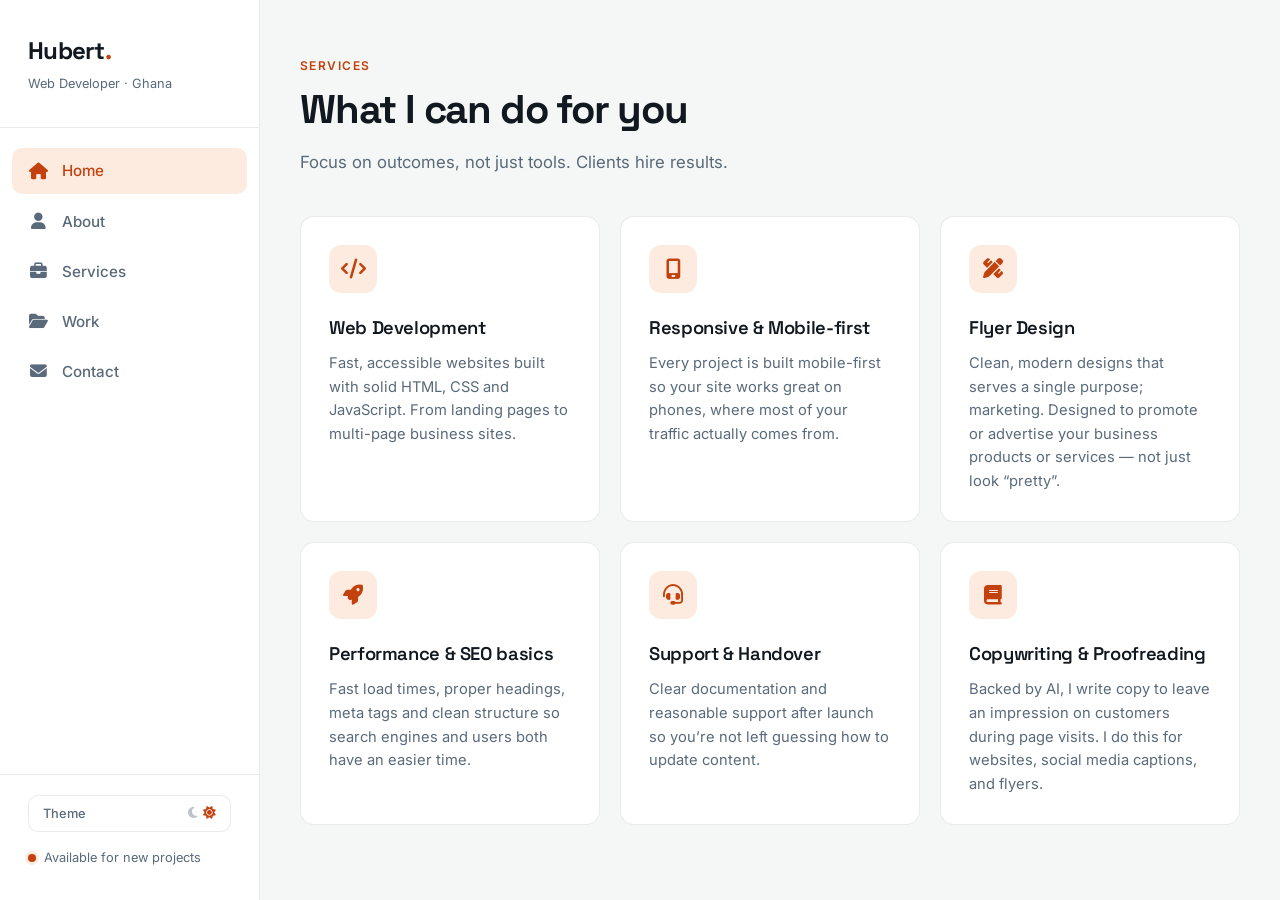
<file: hubert-portfolio-2-services.html>
<!DOCTYPE html>
<html lang="en" data-theme="dark">
<head>
  <meta charset="UTF-8" />
  <meta name="viewport" content="width=device-width, initial-scale=1.0" />
  <meta name="description" content="Hubert — Web Developer from Ghana. Clean, fast, conversion-focused websites that help businesses look credible and sell." />
  <meta name="theme-color" content="#0f1419" />
  <title>Hubert | Web Developer</title>

  <link rel="preconnect" href="https://fonts.googleapis.com" />
  <link rel="preconnect" href="https://fonts.gstatic.com" crossorigin />
  <link href="https://fonts.googleapis.com/css2?family=Inter:wght@400;500;600;700&family=Space+Grotesk:wght@500;600;700&display=swap" rel="stylesheet" />
  <link rel="stylesheet" href="https://cdnjs.cloudflare.com/ajax/libs/font-awesome/6.5.2/css/all.min.css" />
  <link rel="stylesheet" href="https://cdn.jsdelivr.net/npm/swiper@11/swiper-bundle.min.css" />
  <link rel="stylesheet" href="styles.css">
 
 <style>
     body {
         height: 100%;
         width: 100%;
     }
     
    
      @media (max-width: 900px) {
      .sidebar { display: none; }
      .mobile-nav { display: flex; }
      .mobile-theme { display: flex; }
      .slide-inner { padding: 2rem 1.25rem 5.5rem; }
      .about-grid, .contact-grid { grid-template-columns: 1fr; gap: 2rem; }
      .form-row { grid-template-columns: 1fr; }
      .home-stats { gap: 1.5rem; }
      .app { height: 100%; width: 100%; }
      .home-slide .swiper-slide{height: 100%;}
      .main {height: 100%;} 
      body { height: 100%;}
      
    }
    @media (max-width: 480px) {
      .home-title { font-size: 2.1rem; }
      .services-grid, .projects-grid { grid-template-columns: 1fr; }
    }
    @media (prefers-reduced-motion: reduce) {
      *, *::before, *::after {
        animation-duration: 0.01ms !important;
        transition-duration: 0.01ms !important;
      }
    }
 </style>
</head>
<body>
  <div class="app">
    <aside class="sidebar">
      <div class="brand">
        <div class="logo">Hubert<span>.</span></div>
        <div class="tagline">Web Developer · Ghana</div>
      </div>
      <nav class="nav" aria-label="Main navigation">
        <button class="nav-item active" data-index="0" aria-current="page"><i class="fa-solid fa-house"></i> Home</button>
        <button class="nav-item" data-index="1"><i class="fa-solid fa-user"></i> About</button>
        <button class="nav-item" data-index="2"><i class="fa-solid fa-briefcase"></i> Services</button>
        <button class="nav-item" data-index="3"><i class="fa-solid fa-folder-open"></i> Work</button>
        <button class="nav-item" data-index="4"><i class="fa-solid fa-envelope"></i> Contact</button>
      </nav>
      <div class="sidebar-footer">
        <button class="theme-toggle" id="themeToggle" type="button" aria-label="Toggle theme">
          <span>Theme</span>
          <span class="icons"><i class="fa-solid fa-moon"></i><i class="fa-solid fa-sun"></i></span>
        </button>
        <div class="availability">
          <span class="dot" aria-hidden="true"></span>
          Available for new projects
        </div>
      </div>
    </aside>

    <main class="main">
      <div class="swiper" id="portfolioSwiper">
        <div class="swiper-wrapper">

 <section class="swiper-slide" data-hash="services">
            <div class="slide-inner">
              <p class="section-label">Services</p>
              <h2 class="section-title">What I can do for you</h2>
              <p class="section-desc">Focus on outcomes, not just tools. Clients hire results.</p>
              <div class="services-grid">
                
                <article class="service-card">
                  <div class="service-icon"><i class="fa-solid fa-code"></i></div>
                  <h3>Web Development</h3>
                  <p>Fast, accessible websites built with solid HTML, CSS and JavaScript. From landing pages to multi-page business sites.</p>
                </article>
                <article class="service-card">
                  <div class="service-icon"><i class="fa-solid fa-mobile-screen"></i></div>
                  <h3>Responsive &amp; Mobile-first</h3>
                  <p>Every project is built mobile-first so your site works great on phones, where most of your traffic actually comes from.</p>
                </article>
                <article class="service-card">
                  <div class="service-icon"><i class="fa-solid fa-pen-ruler"></i></div>
                  <h3>Flyer Design</h3>
                  <p>Clean, modern designs that serves a single purpose; marketing. Designed to promote or advertise your business products or services — not just look “pretty”.</p>
                </article>
                <article class="service-card">
                  <div class="service-icon"><i class="fa-solid fa-rocket"></i></div>
                  <h3>Performance &amp; SEO basics</h3>
                  <p>Fast load times, proper headings, meta tags and clean structure so search engines and users both have an easier time.</p>
                </article>
                <article class="service-card">
                  <div class="service-icon"><i class="fa-solid fa-headset"></i></div>
                  <h3>Support &amp; Handover</h3>
                  <p>Clear documentation and reasonable support after launch so you’re not left guessing how to update content.</p>
                </article>
                <article class="service-card">
                  <div class="service-icon"><i class="fa-solid fa-book"></i></div>
                  <h3>Copywriting &amp; Proofreading</h3>
                  <p>Backed by AI, I write copy to leave an impression on customers during page visits. I do this for websites, social media captions, and flyers.</p>
                </article>
              </div>
            </div>
          </section>


        
        </div>
      </div>
    </main>
  </div>

  <nav class="mobile-nav" aria-label="Mobile navigation">
    <button data-index="0" class="active"><i class="fa-solid fa-house"></i> Home</button>
    <button data-index="1"><i class="fa-solid fa-user"></i> About</button>
    <button data-index="2"><i class="fa-solid fa-briefcase"></i> Services</button>
    <button data-index="3"><i class="fa-solid fa-folder-open"></i> Work</button>
    <button data-index="4"><i class="fa-solid fa-envelope"></i> Contact</button>
  </nav>
  <button class="mobile-theme" id="mobileThemeToggle" type="button" aria-label="Toggle theme">
    <i class="fa-solid fa-moon" id="mobileThemeIcon"></i>
  </button>

  <div class="case-overlay" id="caseOverlay" role="dialog" aria-modal="true" aria-labelledby="caseTitle">
    <div class="case-header">
      <button type="button" class="case-back" id="caseBack"><i class="fa-solid fa-arrow-left"></i> Back to work</button>
    </div>
    <div class="case-body"><div class="case-inner" id="caseContent"></div></div>
  </div>

  <script src="https://cdn.jsdelivr.net/npm/swiper@11/swiper-bundle.min.js"></script>
  <script>
    const root = document.documentElement;
    const metaTheme = document.querySelector('meta[name="theme-color"]');
    const mobileThemeIcon = document.getElementById('mobileThemeIcon');

    function getPreferredTheme() {
      const stored = localStorage.getItem('hubert-theme');
      if (stored) return stored;
      return window.matchMedia('(prefers-color-scheme: light)').matches ? 'light' : 'dark';
    }
    function applyTheme(theme) {
      root.setAttribute('data-theme', theme);
      localStorage.setItem('hubert-theme', theme);
      if (metaTheme) metaTheme.setAttribute('content', theme === 'light' ? '#f4f7f5' : '#0f1419');
      if (mobileThemeIcon) mobileThemeIcon.className = theme === 'light' ? 'fa-solid fa-sun' : 'fa-solid fa-moon';
    }
    applyTheme(getPreferredTheme());
    function toggleTheme() {
      applyTheme(root.getAttribute('data-theme') === 'dark' ? 'light' : 'dark');
    }
    document.getElementById('themeToggle')?.addEventListener('click', toggleTheme);
    document.getElementById('mobileThemeToggle')?.addEventListener('click', toggleTheme);

    const swiper = new Swiper('#portfolioSwiper', {
      direction: 'horizontal',
      speed: 500,
      effect: 'creative',
      creativeEffect: {
        prev: { shadow: true, translate: ['-18%', 0, -1], opacity: 0.55 },
        next: { translate: ['100%', 0, 0] },
      },
      keyboard: { enabled: true },
      mousewheel: {
        forceToAxis: true,
        sensitivity: 1,
        releaseOnEdges: true,
        thresholdDelta: 12,
      },
      hashNavigation: { watchState: true },
      on: {
        slideChange() {
          updateNav(this.activeIndex);
          if (this.activeIndex === 1) animateSkills();
        },
      },
    });

    function goTo(index) { swiper.slideTo(index); }
    function updateNav(index) {
      document.querySelectorAll('.nav-item, .mobile-nav button').forEach(el => {
        const on = Number(el.dataset.index) === index;
        el.classList.toggle('active', on);
        if (on) el.setAttribute('aria-current', 'page');
        else el.removeAttribute('aria-current');
      });
    }
    document.querySelectorAll('[data-index]').forEach(btn => {
      btn.addEventListener('click', () => goTo(Number(btn.dataset.index)));
    });
    document.querySelectorAll('[data-goto]').forEach(btn => {
      btn.addEventListener('click', () => goTo(Number(btn.dataset.goto)));
    });

    let skillsAnimated = false;
    function animateSkills() {
      if (skillsAnimated) return;
      skillsAnimated = true;
      document.querySelectorAll('.skill-fill').forEach(bar => {
        requestAnimationFrame(() => { bar.style.width = (bar.dataset.width || 0) + '%'; });
      });
    }

    const roles = ['Web Developer', 'Front-end Builder', 'AI Enthusiast', 'Problem Solver'];
    let roleIndex = 0;
    const typedEl = document.getElementById('typed-role');
    if (typedEl) {
      setInterval(() => {
        roleIndex = (roleIndex + 1) % roles.length;
        typedEl.style.opacity = '0';
        setTimeout(() => {
          typedEl.textContent = roles[roleIndex];
          typedEl.style.opacity = '1';
        }, 200);
      }, 2800);
      typedEl.style.transition = 'opacity 0.2s ease';
    }
    updateNav(0);

    const cases = {
      'local-business': {
        label: 'Case study',
        title: 'Local business website',
        tags: ['Web Design', 'HTML/CSS', 'Mobile-first'],
        blocks: [
          { h: 'The problem', p: 'The existing site was hard to navigate on phones. Services and contact details were buried, so visitors left without enquiring.' },
          { h: 'Approach', p: 'Rebuilt the structure around clear sections: purpose, services, about, and a simple contact path. Prioritised mobile layout and readable hierarchy.' },
          { h: 'What shipped', list: ['Clean multi-section layout', 'Mobile-first responsive design', 'Obvious contact / enquiry path', 'Faster perceived load with lean HTML/CSS'] },
          { h: 'Result', result: 'Easier content flow and a clearer path for customers to reach out — especially from mobile.' },
          {h: 'Take a look', p: ['https://hewie25.github.io/glorylandrealtyfoundation.org/'] },
        ],
      },
      structure: {
        label: 'Case study',
        title: 'Content-focused site structure',
        tags: ['UI', 'IA', 'Conversion'],
        blocks: [
          { h: 'The problem', p: 'Visitors could not find key information quickly. The site felt like a list of pages rather than a guided experience.' },
          { h: 'Approach', p: 'Mapped the main user goals, then ordered pages and sections so the most important actions appear first. Kept copy short and scannable.' },
          { h: 'What shipped', list: ['Clear page hierarchy', 'Consistent section patterns', 'Stronger visual hierarchy for CTAs'] },
         
          { h: 'Result', result: 'Visitors can understand the offer and next step faster — which is the foundation for better conversion.' },
           {h: 'Have a look', p: ['https://hewie25.github.io/glorylandrealtyfoundation.org/'] },
        ],
      },
      landing: {
        label: 'Case study',
        title: 'Product landing page',
        tags: ['UI', 'School Page', 'CTAs'],
        blocks: [
          { h: 'The problem', p: 'The page needed a clear story: what the product is, why it matters, and what to do next — without looking cluttered.' },
          { h: 'Approach', p: 'Built a single long-scroll landing page with strong hierarchy, space for social proof, and prominent primary CTAs. Kept the design easy to A/B test later.' },
          { h: 'What shipped', list: ['Hero with clear value proposition', 'Feature / benefit sections', 'Social-proof placeholders', 'Primary and secondary CTAs'] },
          { h: 'Result', result: 'A page structure that is easy to test and improve, with conversion paths that are obvious on both desktop and mobile.' },
          {h: 'Take a look', p: ['https://hewie25.github.io/glorylandrealtyfoundation.org/'] },
        ],
      },
      portfolio: {
        label: 'This site',
        title: 'Interactive portfolio concept',
        tags: ['Experiment', 'UX', 'Performance'],
        blocks: [
          { h: 'Goal', p: 'Show that a portfolio can be fast, clear and client-focused.' },
          { h: 'What it demonstrates', list: ['Slide-based navigation that still allows vertical scrolling', 'Honest skill levels and services', 'Case-study style project presentation', 'Dark / light theme with almost zero cost', 'Mobile-first layout'] },
          { h: 'Takeaway', result: 'You are looking at the live example. Speed and clarity beat decoration when clients are deciding who to hire.' },
        ],
      },
    };

    const overlay = document.getElementById('caseOverlay');
    const caseContent = document.getElementById('caseContent');

    function openCase(id) {
      const data = cases[id];
      if (!data) return;
      let html = '<p class="section-label">' + data.label + '</p>';
      html += '<h1 id="caseTitle">' + data.title + '</h1>';
      html += '<div class="case-meta">' + data.tags.map(function(t){ return '<span class="tag">' + t + '</span>'; }).join('') + '</div>';
      data.blocks.forEach(function(b) {
        html += '<div class="case-block">';
        if (b.h) html += '<h3>' + b.h + '</h3>';
        if (b.p) html += '<p>' + b.p + '</p>';
        if (b.list) html += '<ul>' + b.list.map(function(i){ return '<li>' + i + '</li>'; }).join('') + '</ul>';
        if (b.result) html += '<div class="case-result"><strong>Result:</strong> ' + b.result + '</div>';
        html += '</div>';
      });
      html += '<div class="case-cta btn-group"><button type="button" class="btn btn-primary" id="caseHire">Let’s talk about a similar project</button><button type="button" class="btn btn-ghost" id="caseBack2">Back to work</button></div>';
      caseContent.innerHTML = html;
      overlay.classList.add('open');
      document.body.style.overflow = 'hidden';
      document.getElementById('caseHire')?.addEventListener('click', function(){ closeCase(); goTo(4); });
      document.getElementById('caseBack2')?.addEventListener('click', closeCase);
    }
    function closeCase() {
      overlay.classList.remove('open');
      document.body.style.overflow = '';
    }
    document.querySelectorAll('[data-case]').forEach(function(btn) {
      btn.addEventListener('click', function(){ openCase(btn.dataset.case); });
    });
    document.getElementById('caseBack')?.addEventListener('click', closeCase);
    document.addEventListener('keydown', function(e) {
      if (e.key === 'Escape' && overlay.classList.contains('open')) closeCase();
    });
  </script>
</body>
</html>
</file>
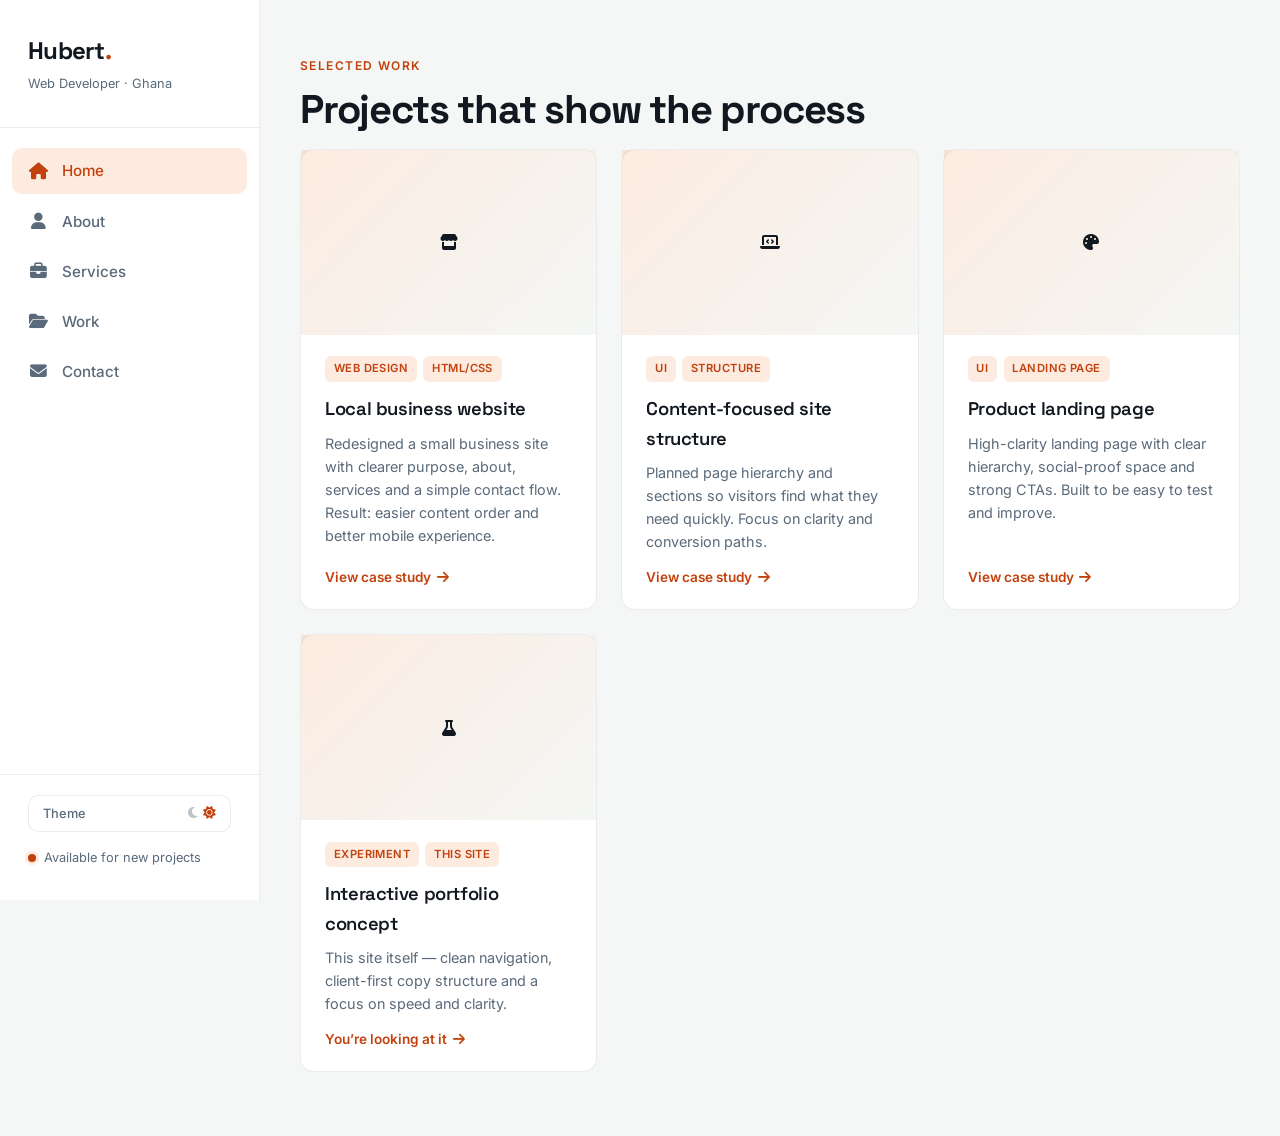
<file: hubert-portfolio-2-work.html>
<!DOCTYPE html>
<html lang="en" data-theme="dark">
<head>
  <meta charset="UTF-8" />
  <meta name="viewport" content="width=device-width, initial-scale=1.0" />
  <meta name="description" content="Hubert — Web Developer from Ghana. Clean, fast, conversion-focused websites that help businesses look credible and sell." />
  <meta name="theme-color" content="#0f1419" />
  <title>Hubert | Web Developer</title>

  <link rel="preconnect" href="https://fonts.googleapis.com" />
  <link rel="preconnect" href="https://fonts.gstatic.com" crossorigin />
  <link href="https://fonts.googleapis.com/css2?family=Inter:wght@400;500;600;700&family=Space+Grotesk:wght@500;600;700&display=swap" rel="stylesheet" />
  <link rel="stylesheet" href="https://cdnjs.cloudflare.com/ajax/libs/font-awesome/6.5.2/css/all.min.css" />
  <link rel="stylesheet" href="https://cdn.jsdelivr.net/npm/swiper@11/swiper-bundle.min.css" />
  <link rel="stylesheet" href="styles.css">
 
 <style>
     body {
         height: 100%;
         width: 100%;
     }
     
     @media(max-width:1024px) {
        .app { height: 100%; width: 100%; }
      .home-slide .swiper-slide{height: 100%;}
      .main {height: 100%;} 
      body { height: 100%;}
    }
    
      @media (max-width: 900px) {
      .sidebar { display: none; }
      .mobile-nav { display: flex; }
      .mobile-theme { display: flex; }
      .slide-inner { padding: 2rem 1.25rem 5.5rem; }
      .about-grid, .contact-grid { grid-template-columns: 1fr; gap: 2rem; }
      .form-row { grid-template-columns: 1fr; }
      .home-stats { gap: 1.5rem; }
      .app { height: 100%; width: 100%; }
      .home-slide .swiper-slide{height: 100%;}
      .main {height: 100%;} 
      body { height: 100%;}
      
    }
    @media (max-width: 480px) {
      .home-title { font-size: 2.1rem; }
      .services-grid, .projects-grid { grid-template-columns: 1fr; }
    }
    @media (prefers-reduced-motion: reduce) {
      *, *::before, *::after {
        animation-duration: 0.01ms !important;
        transition-duration: 0.01ms !important;
      }
    }
 </style>
</head>
<body>
  <div class="app">
    <aside class="sidebar">
      <div class="brand">
        <div class="logo">Hubert<span>.</span></div>
        <div class="tagline">Web Developer · Ghana</div>
      </div>
      <nav class="nav" aria-label="Main navigation">
        <button class="nav-item active" data-index="0" aria-current="page"><i class="fa-solid fa-house"></i> Home</button>
        <button class="nav-item" data-index="1"><i class="fa-solid fa-user"></i> About</button>
        <button class="nav-item" data-index="2"><i class="fa-solid fa-briefcase"></i> Services</button>
        <button class="nav-item" data-index="3"><i class="fa-solid fa-folder-open"></i> Work</button>
        <button class="nav-item" data-index="4"><i class="fa-solid fa-envelope"></i> Contact</button>
      </nav>
      <div class="sidebar-footer">
        <button class="theme-toggle" id="themeToggle" type="button" aria-label="Toggle theme">
          <span>Theme</span>
          <span class="icons"><i class="fa-solid fa-moon"></i><i class="fa-solid fa-sun"></i></span>
        </button>
        <div class="availability">
          <span class="dot" aria-hidden="true"></span>
          Available for new projects
        </div>
      </div>
    </aside>

    <main class="main">
      <div class="swiper" id="portfolioSwiper">
        <div class="swiper-wrapper">

 <section class="swiper-slide" data-hash="work">
            <div class="slide-inner">
              <p class="section-label">Selected work</p>
              <h2 class="section-title">Projects that show the process</h2>
              
              <div class="projects-grid">
                <article class="project-card">
                  <div class="project-thumb"><i class="fa-solid fa-store"></i></div>
                  <div class="project-body">
                    <div class="project-tags"><span class="tag">Web Design</span><span class="tag">HTML/CSS</span></div>
                    <h3>Local business website</h3>
                    <p>Redesigned a small business site with clearer purpose, about, services and a simple contact flow. Result: easier content order and better mobile experience.</p>
                    <button type="button" class="project-link" data-case="local-business">View case study <i class="fa-solid fa-arrow-right"></i></button>
                  </div>
                </article>
                <article class="project-card">
                  <div class="project-thumb"><i class="fa-solid fa-laptop-code"></i></div>
                  <div class="project-body">
                    <div class="project-tags"><span class="tag">UI</span><span class="tag">Structure</span></div>
                    <h3>Content-focused site structure</h3>
                    <p>Planned page hierarchy and sections so visitors find what they need quickly. Focus on clarity and conversion paths.</p>
                    <button type="button" class="project-link" data-case="structure">View case study <i class="fa-solid fa-arrow-right"></i></button>
                  </div>
                </article>
                <article class="project-card">
                  <div class="project-thumb"><i class="fa-solid fa-palette"></i></div>
                  <div class="project-body">
                    <div class="project-tags"><span class="tag">UI</span><span class="tag">Landing page</span></div>
                    <h3>Product landing page</h3>
                    <p>High-clarity landing page with clear hierarchy, social-proof space and strong CTAs. Built to be easy to test and improve.</p>
                    <button type="button" class="project-link" data-case="landing">View case study <i class="fa-solid fa-arrow-right"></i></button>
                  </div>
                </article>
                <article class="project-card">
                  <div class="project-thumb"><i class="fa-solid fa-flask"></i></div>
                  <div class="project-body">
                    <div class="project-tags"><span class="tag">Experiment</span><span class="tag">This site</span></div>
                    <h3>Interactive portfolio concept</h3>
                    <p>This site itself — clean navigation, client-first copy structure and a focus on speed and clarity.</p>
                    <button type="button" class="project-link" data-case="portfolio">You’re looking at it <i class="fa-solid fa-arrow-right"></i></button>
                  </div>
                </article>
              </div>
            </div>
          </section>


        
        </div>
      </div>
    </main>
  </div>

  <nav class="mobile-nav" aria-label="Mobile navigation">
    <button data-index="0" class="active"><i class="fa-solid fa-house"></i> Home</button>
    <button data-index="1"><i class="fa-solid fa-user"></i> About</button>
    <button data-index="2"><i class="fa-solid fa-briefcase"></i> Services</button>
    <button data-index="3"><i class="fa-solid fa-folder-open"></i> Work</button>
    <button data-index="4"><i class="fa-solid fa-envelope"></i> Contact</button>
  </nav>
  <button class="mobile-theme" id="mobileThemeToggle" type="button" aria-label="Toggle theme">
    <i class="fa-solid fa-moon" id="mobileThemeIcon"></i>
  </button>

  <div class="case-overlay" id="caseOverlay" role="dialog" aria-modal="true" aria-labelledby="caseTitle">
    <div class="case-header">
      <button type="button" class="case-back" id="caseBack"><i class="fa-solid fa-arrow-left"></i> Back to work</button>
    </div>
    <div class="case-body"><div class="case-inner" id="caseContent"></div></div>
  </div>

  <script src="https://cdn.jsdelivr.net/npm/swiper@11/swiper-bundle.min.js"></script>
  <script>
    const root = document.documentElement;
    const metaTheme = document.querySelector('meta[name="theme-color"]');
    const mobileThemeIcon = document.getElementById('mobileThemeIcon');

    function getPreferredTheme() {
      const stored = localStorage.getItem('hubert-theme');
      if (stored) return stored;
      return window.matchMedia('(prefers-color-scheme: light)').matches ? 'light' : 'dark';
    }
    function applyTheme(theme) {
      root.setAttribute('data-theme', theme);
      localStorage.setItem('hubert-theme', theme);
      if (metaTheme) metaTheme.setAttribute('content', theme === 'light' ? '#f4f7f5' : '#0f1419');
      if (mobileThemeIcon) mobileThemeIcon.className = theme === 'light' ? 'fa-solid fa-sun' : 'fa-solid fa-moon';
    }
    applyTheme(getPreferredTheme());
    function toggleTheme() {
      applyTheme(root.getAttribute('data-theme') === 'dark' ? 'light' : 'dark');
    }
    document.getElementById('themeToggle')?.addEventListener('click', toggleTheme);
    document.getElementById('mobileThemeToggle')?.addEventListener('click', toggleTheme);

    const swiper = new Swiper('#portfolioSwiper', {
      direction: 'horizontal',
      speed: 500,
      effect: 'creative',
      creativeEffect: {
        prev: { shadow: true, translate: ['-18%', 0, -1], opacity: 0.55 },
        next: { translate: ['100%', 0, 0] },
      },
      keyboard: { enabled: true },
      mousewheel: {
        forceToAxis: true,
        sensitivity: 1,
        releaseOnEdges: true,
        thresholdDelta: 12,
      },
      hashNavigation: { watchState: true },
      on: {
        slideChange() {
          updateNav(this.activeIndex);
          if (this.activeIndex === 1) animateSkills();
        },
      },
    });

    function goTo(index) { swiper.slideTo(index); }
    function updateNav(index) {
      document.querySelectorAll('.nav-item, .mobile-nav button').forEach(el => {
        const on = Number(el.dataset.index) === index;
        el.classList.toggle('active', on);
        if (on) el.setAttribute('aria-current', 'page');
        else el.removeAttribute('aria-current');
      });
    }
    document.querySelectorAll('[data-index]').forEach(btn => {
      btn.addEventListener('click', () => goTo(Number(btn.dataset.index)));
    });
    document.querySelectorAll('[data-goto]').forEach(btn => {
      btn.addEventListener('click', () => goTo(Number(btn.dataset.goto)));
    });

    let skillsAnimated = false;
    function animateSkills() {
      if (skillsAnimated) return;
      skillsAnimated = true;
      document.querySelectorAll('.skill-fill').forEach(bar => {
        requestAnimationFrame(() => { bar.style.width = (bar.dataset.width || 0) + '%'; });
      });
    }

    const roles = ['Web Developer', 'Front-end Builder', 'AI Enthusiast', 'Problem Solver'];
    let roleIndex = 0;
    const typedEl = document.getElementById('typed-role');
    if (typedEl) {
      setInterval(() => {
        roleIndex = (roleIndex + 1) % roles.length;
        typedEl.style.opacity = '0';
        setTimeout(() => {
          typedEl.textContent = roles[roleIndex];
          typedEl.style.opacity = '1';
        }, 200);
      }, 2800);
      typedEl.style.transition = 'opacity 0.2s ease';
    }
    updateNav(0);

    const cases = {
      'local-business': {
        label: 'Case study',
        title: 'Local business website',
        tags: ['Web Design', 'HTML/CSS', 'Mobile-first'],
        blocks: [
          { h: 'The problem', p: 'The existing site was hard to navigate on phones. Services and contact details were buried, so visitors left without enquiring.' },
          { h: 'Approach', p: 'Rebuilt the structure around clear sections: purpose, services, about, and a simple contact path. Prioritised mobile layout and readable hierarchy.' },
          { h: 'What shipped', list: ['Clean multi-section layout', 'Mobile-first responsive design', 'Obvious contact / enquiry path', 'Faster perceived load with lean HTML/CSS'] },
          { h: 'Result', result: 'Easier content flow and a clearer path for customers to reach out — especially from mobile.' },
          {h: 'Take a look', p: ['https://hewie25.github.io/glorylandrealtyfoundation.org/'] },
        ],
      },
      structure: {
        label: 'Case study',
        title: 'Content-focused site structure',
        tags: ['UI', 'IA', 'Conversion'],
        blocks: [
          { h: 'The problem', p: 'Visitors could not find key information quickly. The site felt like a list of pages rather than a guided experience.' },
          { h: 'Approach', p: 'Mapped the main user goals, then ordered pages and sections so the most important actions appear first. Kept copy short and scannable.' },
          { h: 'What shipped', list: ['Clear page hierarchy', 'Consistent section patterns', 'Stronger visual hierarchy for CTAs'] },
         
          { h: 'Result', result: 'Visitors can understand the offer and next step faster — which is the foundation for better conversion.' },
           {h: 'Have a look', p: ['https://hewie25.github.io/glorylandrealtyfoundation.org/'] },
        ],
      },
      landing: {
        label: 'Case study',
        title: 'Product landing page',
        tags: ['UI', 'School Page', 'CTAs'],
        blocks: [
          { h: 'The problem', p: 'The page needed a clear story: what the product is, why it matters, and what to do next — without looking cluttered.' },
          { h: 'Approach', p: 'Built a single long-scroll landing page with strong hierarchy, space for social proof, and prominent primary CTAs. Kept the design easy to A/B test later.' },
          { h: 'What shipped', list: ['Hero with clear value proposition', 'Feature / benefit sections', 'Social-proof placeholders', 'Primary and secondary CTAs'] },
          { h: 'Result', result: 'A page structure that is easy to test and improve, with conversion paths that are obvious on both desktop and mobile.' },
          {h: 'Take a look', p: ['https://hewie25.github.io/glorylandrealtyfoundation.org/'] },
        ],
      },
      portfolio: {
        label: 'This site',
        title: 'Interactive portfolio concept',
        tags: ['Experiment', 'UX', 'Performance'],
        blocks: [
          { h: 'Goal', p: 'Show that a portfolio can be fast, clear and client-focused.' },
          { h: 'What it demonstrates', list: ['Slide-based navigation that still allows vertical scrolling', 'Honest skill levels and services', 'Case-study style project presentation', 'Dark / light theme with almost zero cost', 'Mobile-first layout'] },
          { h: 'Takeaway', result: 'You are looking at the live example. Speed and clarity beat decoration when clients are deciding who to hire.' },
        ],
      },
    };

    const overlay = document.getElementById('caseOverlay');
    const caseContent = document.getElementById('caseContent');

    function openCase(id) {
      const data = cases[id];
      if (!data) return;
      let html = '<p class="section-label">' + data.label + '</p>';
      html += '<h1 id="caseTitle">' + data.title + '</h1>';
      html += '<div class="case-meta">' + data.tags.map(function(t){ return '<span class="tag">' + t + '</span>'; }).join('') + '</div>';
      data.blocks.forEach(function(b) {
        html += '<div class="case-block">';
        if (b.h) html += '<h3>' + b.h + '</h3>';
        if (b.p) html += '<p>' + b.p + '</p>';
        if (b.list) html += '<ul>' + b.list.map(function(i){ return '<li>' + i + '</li>'; }).join('') + '</ul>';
        if (b.result) html += '<div class="case-result"><strong>Result:</strong> ' + b.result + '</div>';
        html += '</div>';
      });
      html += '<div class="case-cta btn-group"><button type="button" class="btn btn-primary" id="caseHire">Let’s talk about a similar project</button><button type="button" class="btn btn-ghost" id="caseBack2">Back to work</button></div>';
      caseContent.innerHTML = html;
      overlay.classList.add('open');
      document.body.style.overflow = 'hidden';
      document.getElementById('caseHire')?.addEventListener('click', function(){ closeCase(); goTo(4); });
      document.getElementById('caseBack2')?.addEventListener('click', closeCase);
    }
    function closeCase() {
      overlay.classList.remove('open');
      document.body.style.overflow = '';
    }
    document.querySelectorAll('[data-case]').forEach(function(btn) {
      btn.addEventListener('click', function(){ openCase(btn.dataset.case); });
    });
    document.getElementById('caseBack')?.addEventListener('click', closeCase);
    document.addEventListener('keydown', function(e) {
      if (e.key === 'Escape' && overlay.classList.contains('open')) closeCase();
    });
  </script>
</body>
</html>
</file>
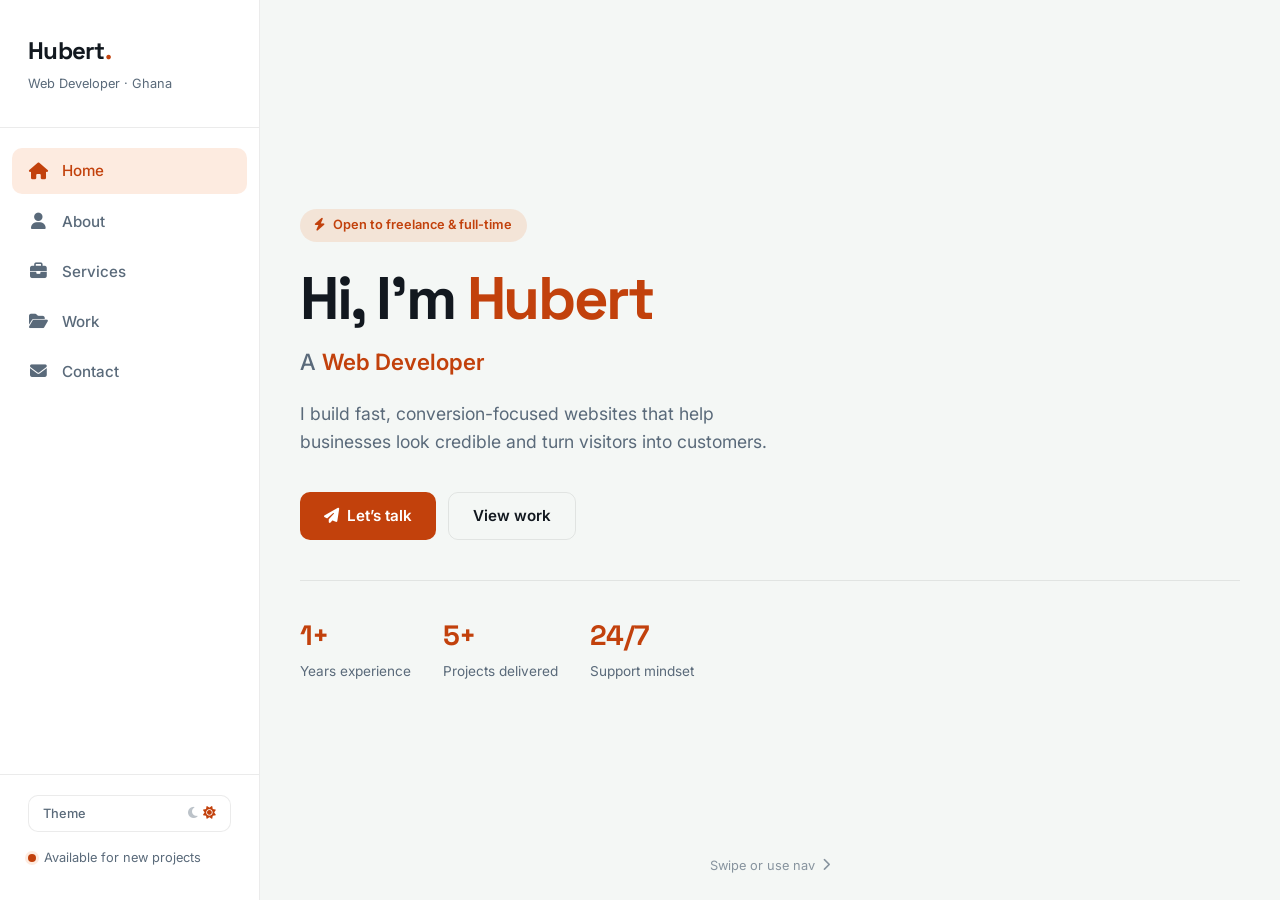
<file: hubert-portfolio.html>
<!DOCTYPE html>
<html lang="en" data-theme="dark">
<head>
  <meta charset="UTF-8" />
  <meta name="viewport" content="width=device-width, initial-scale=1.0" />
  <meta name="description" content="Hubert — Web Developer from Ghana. Clean, fast, conversion-focused websites that help businesses look credible and sell." />
  <meta name="theme-color" content="#0f1419" />
  <title>Hubert | Web Developer</title>

  <link rel="preconnect" href="https://fonts.googleapis.com" />
  <link rel="preconnect" href="https://fonts.gstatic.com" crossorigin />
  <link href="https://fonts.googleapis.com/css2?family=Inter:wght@400;500;600;700&family=Space+Grotesk:wght@500;600;700&display=swap" rel="stylesheet" />
  <link rel="stylesheet" href="https://cdnjs.cloudflare.com/ajax/libs/font-awesome/6.5.2/css/all.min.css" />
  <link rel="stylesheet" href="https://cdn.jsdelivr.net/npm/swiper@11/swiper-bundle.min.css" />

  <style>
    :root, [data-theme="dark"] {
      --bg: #0f1419;
      --bg-elevated: #1a222c;
      --bg-card: #212a36;
      --text: #e8eef4;
      --text-muted: #8b9bb4;
      --accent: #e85d04;
      --accent-dark: #c2410c;
      --accent-soft: rgba(232, 93, 4, 0.12);
      --border: rgba(255, 255, 255, 0.07);
      --shadow: 0 12px 40px rgba(0, 0, 0, 0.4);
    }
    [data-theme="light"] {
      --bg: #f4f7f5;
      --bg-elevated: #ffffff;
      --bg-card: #ffffff;
      --text: #12181f;
      --text-muted: #5a6a7a;
      --accent: #c2410c;
      --accent-dark: #9a3412;
      --accent-soft: rgba(232, 93, 4, 0.12);
      --border: rgba(0, 0, 0, 0.08);
      --shadow: 0 12px 32px rgba(0, 0, 0, 0.08);
    }
    :root {
      --radius: 14px;
      --sidebar-w: 260px;
      --transition: 0.25s cubic-bezier(0.4, 0, 0.2, 1);
      --font: 'Inter', system-ui, sans-serif;
      --font-display: 'Space Grotesk', 'Inter', sans-serif;
    }
    *, *::before, *::after { margin: 0; padding: 0; box-sizing: border-box; }
    html { scroll-behavior: smooth; -webkit-text-size-adjust: 100%; }
    body {
      font-family: var(--font);
      background: var(--bg);
      color: var(--text);
      line-height: 1.6;
      height: 100vh;
      overflow: hidden;
      -webkit-font-smoothing: antialiased;
      transition: background 0.3s ease, color 0.3s ease;
    }
    a { color: inherit; text-decoration: none; }
    button { font-family: inherit; cursor: pointer; }
    ul { list-style: none; }
    img { max-width: 100%; display: block; }

    .app { display: flex; height: 100vh; width: 100%; }
    .sidebar {
      width: var(--sidebar-w);
      flex-shrink: 0;
      background: var(--bg-elevated);
      border-right: 1px solid var(--border);
      display: flex;
      flex-direction: column;
      padding: 2rem 0;
      z-index: 20;
      transition: background 0.3s ease, border-color 0.3s ease;
    }
    .brand {
      padding: 0 1.75rem 2rem;
      border-bottom: 1px solid var(--border);
      margin-bottom: 1.25rem;
    }
    .brand .logo {
      font-family: var(--font-display);
      font-size: 1.5rem;
      font-weight: 700;
      letter-spacing: -0.03em;
    }
    .brand .logo span { color: var(--accent); }
    .brand .tagline { font-size: 0.8rem; color: var(--text-muted); margin-top: 0.25rem; }
    .nav {
      flex: 1;
      display: flex;
      flex-direction: column;
      gap: 0.25rem;
      padding: 0 0.75rem;
    }
    .nav-item {
      display: flex;
      align-items: center;
      gap: 0.85rem;
      padding: 0.85rem 1rem;
      border-radius: 10px;
      color: var(--text-muted);
      font-weight: 500;
      font-size: 0.95rem;
      transition: var(--transition);
      border: none;
      background: transparent;
      width: 100%;
      text-align: left;
    }
    .nav-item i { width: 1.25rem; text-align: center; font-size: 1.05rem; }
    .nav-item:hover { color: var(--text); background: var(--accent-soft); }
    .nav-item.active { color: var(--accent); background: var(--accent-soft); }
    .sidebar-footer {
      padding: 1.25rem 1.75rem 0;
      border-top: 1px solid var(--border);
      margin-top: auto;
      display: flex;
      flex-direction: column;
      gap: 1rem;
    }
    .availability {
      display: flex;
      align-items: center;
      gap: 0.5rem;
      font-size: 0.8rem;
      color: var(--text-muted);
    }
    .availability .dot {
      width: 8px; height: 8px;
      background: var(--accent);
      border-radius: 50%;
      box-shadow: 0 0 0 3px var(--accent-soft);
      animation: pulse 2s infinite;
    }
    @keyframes pulse {
      0%, 100% { opacity: 1; }
      50% { opacity: 0.5; }
    }
    .theme-toggle {
      display: flex;
      align-items: center;
      justify-content: space-between;
      gap: 0.75rem;
      padding: 0.6rem 0.85rem;
      background: var(--bg-card);
      border: 1px solid var(--border);
      border-radius: 10px;
      color: var(--text-muted);
      font-size: 0.8rem;
      font-weight: 500;
      transition: var(--transition);
      width: 100%;
    }
    .theme-toggle:hover { border-color: var(--accent); color: var(--accent); }
    .theme-toggle .icons { display: flex; gap: 0.35rem; }
    .theme-toggle .icons i { opacity: 0.4; transition: opacity 0.2s; }
    [data-theme="dark"] .theme-toggle .fa-moon { opacity: 1; color: var(--accent); }
    [data-theme="light"] .theme-toggle .fa-sun { opacity: 1; color: var(--accent); }

    .main { flex: 1; min-width: 0; height: 100%; position: relative; }
    .swiper { width: 100%; height: 100%; }
    .swiper-slide {
      height: 100%;
      overflow-y: auto;
      overflow-x: hidden;
      background: var(--bg);
      -webkit-overflow-scrolling: touch;
      transition: background 0.3s ease;
    }
    .slide-inner {
      max-width: 1100px;
      margin: 0 auto;
      padding: 3.5rem 2.5rem 4rem;
      min-height: 100%;
    }

    .mobile-nav {
      display: none;
      position: fixed;
      bottom: 0; left: 0; right: 0;
      background: var(--bg-elevated);
      border-top: 1px solid var(--border);
      padding: 0.5rem 0.5rem calc(0.5rem + env(safe-area-inset-bottom));
      z-index: 30;
      justify-content: space-around;
    }
    .mobile-nav button {
      display: flex;
      flex-direction: column;
      align-items: center;
      gap: 0.2rem;
      background: none;
      border: none;
      color: var(--text-muted);
      font-size: 0.65rem;
      padding: 0.4rem 0.6rem;
      transition: var(--transition);
    }
    .mobile-nav button i { font-size: 1.15rem; }
    .mobile-nav button.active { color: var(--accent); }
    .mobile-theme {
      position: fixed;
      top: 1rem; right: 1rem;
      z-index: 25;
      width: 42px; height: 42px;
      border-radius: 12px;
      background: var(--bg-elevated);
      border: 1px solid var(--border);
      color: var(--text-muted);
      display: none;
      align-items: center;
      justify-content: center;
      font-size: 1.1rem;
      box-shadow: var(--shadow);
      transition: var(--transition);
    }
    .mobile-theme:hover { color: var(--accent); border-color: var(--accent); }

    .section-label {
      font-size: 0.75rem;
      font-weight: 600;
      letter-spacing: 0.12em;
      text-transform: uppercase;
      color: var(--accent);
      margin-bottom: 0.75rem;
    }
    .section-title {
      font-family: var(--font-display);
      font-size: clamp(1.85rem, 4vw, 2.5rem);
      font-weight: 700;
      letter-spacing: -0.03em;
      line-height: 1.15;
      margin-bottom: 1rem;
    }
    .section-desc {
      color: var(--text-muted);
      font-size: 1.05rem;
      max-width: 540px;
      margin-bottom: 2.5rem;
    }
    .btn {
      display: inline-flex;
      align-items: center;
      justify-content: center;
      gap: 0.5rem;
      padding: 0.85rem 1.5rem;
      border-radius: 10px;
      font-weight: 600;
      font-size: 0.95rem;
      border: none;
      transition: var(--transition);
    }
    .btn-primary { background: var(--accent); color: #1a0a00; }
    [data-theme="light"] .btn-primary { color: #fff; }
    .btn-primary:hover {
      filter: brightness(1.08);
      transform: translateY(-1px);
      box-shadow: 0 8px 24px var(--accent-soft);
    }
    .btn-ghost {
      background: transparent;
      color: var(--text);
      border: 1px solid var(--border);
    }
    .btn-ghost:hover { border-color: var(--accent); color: var(--accent); }
    .btn-group { display: flex; flex-wrap: wrap; gap: 0.75rem; margin-top: 1.75rem; }

    .home-slide .slide-inner {
      display: flex;
      flex-direction: column;
      justify-content: center;
      min-height: 100%;
    }
    .home-badge {
      display: inline-flex;
      align-items: center;
      gap: 0.5rem;
      background: var(--accent-soft);
      color: var(--accent);
      font-size: 0.8rem;
      font-weight: 600;
      padding: 0.4rem 0.9rem;
      border-radius: 999px;
      margin-bottom: 1.5rem;
      width: fit-content;
    }
    .home-title {
      font-family: var(--font-display);
      font-size: clamp(2.4rem, 6vw, 3.75rem);
      font-weight: 700;
      letter-spacing: -0.04em;
      line-height: 1.1;
      margin-bottom: 0.75rem;
    }
    .home-title .name { color: var(--accent); }
    .home-role {
      font-size: clamp(1.15rem, 2.5vw, 1.4rem);
      color: var(--text-muted);
      font-weight: 500;
      margin-bottom: 1.25rem;
    }
    .home-role .typed { color: var(--accent); font-weight: 600; }
    .home-lead {
      font-size: 1.1rem;
      color: var(--text-muted);
      max-width: 480px;
      margin-bottom: 0.5rem;
    }
    .home-stats {
      display: flex;
      flex-wrap: wrap;
      gap: 2rem;
      margin-top: 2.5rem;
      padding-top: 2rem;
      border-top: 1px solid var(--border);
    }
    .stat strong {
      display: block;
      font-family: var(--font-display);
      font-size: 1.75rem;
      font-weight: 700;
      color: var(--accent);
      letter-spacing: -0.02em;
    }
    .stat span { font-size: 0.85rem; color: var(--text-muted); }

    .about-grid {
      display: grid;
      grid-template-columns: 1fr 1fr;
      gap: 3rem;
      align-items: start;
    }
    .about-text p { color: var(--text-muted); margin-bottom: 1rem; }
    .about-meta {
      display: grid;
      grid-template-columns: 1fr 1fr;
      gap: 0.75rem 1.5rem;
      margin: 1.75rem 0;
    }
    .meta-item { font-size: 0.9rem; }
    .meta-item span { color: var(--accent); font-weight: 600; margin-right: 0.35rem; }
    .skills { display: flex; flex-direction: column; gap: 1.1rem; }
    .skill { display: flex; flex-direction: column; gap: 0.4rem; }
    .skill-header {
      display: flex;
      justify-content: space-between;
      font-size: 0.9rem;
      font-weight: 500;
    }
    .skill-header .pct { color: var(--text-muted); font-size: 0.8rem; }
    .skill-bar {
      height: 8px;
      background: var(--bg-card);
      border: 1px solid var(--border);
      border-radius: 999px;
      overflow: hidden;
    }
    .skill-fill {
      height: 100%;
      background: linear-gradient(90deg, var(--accent-dark), var(--accent));
      border-radius: 999px;
      width: 0;
      transition: width 1.1s cubic-bezier(0.22, 1, 0.36, 1);
    }

    .services-grid {
      display: grid;
      grid-template-columns: repeat(auto-fill, minmax(260px, 1fr));
      gap: 1.25rem;
    }
    .service-card {
      background: var(--bg-card);
      border: 1px solid var(--border);
      border-radius: var(--radius);
      padding: 1.75rem;
      transition: var(--transition);
      height: 100%;
      display: flex;
      flex-direction: column;
    }
    .service-card:hover {
      border-color: var(--accent);
      transform: translateY(-4px);
      box-shadow: var(--shadow);
    }
    .service-icon {
      width: 48px; height: 48px;
      border-radius: 12px;
      background: var(--accent-soft);
      color: var(--accent);
      display: flex;
      align-items: center;
      justify-content: center;
      font-size: 1.25rem;
      margin-bottom: 1.25rem;
    }
    .service-card h3 {
      font-family: var(--font-display);
      font-size: 1.15rem;
      font-weight: 600;
      margin-bottom: 0.6rem;
      letter-spacing: -0.02em;
    }
    .service-card p { color: var(--text-muted); font-size: 0.92rem; flex: 1; }

    .projects-grid {
      display: grid;
      grid-template-columns: repeat(auto-fill, minmax(280px, 1fr));
      gap: 1.5rem;
    }
    .project-card {
      background: var(--bg-card);
      border: 1px solid var(--border);
      border-radius: var(--radius);
      overflow: hidden;
      transition: var(--transition);
      display: flex;
      flex-direction: column;
    }
    .project-card:hover {
      border-color: var(--accent);
      transform: translateY(-4px);
      box-shadow: var(--shadow);
    }
    .project-thumb {
      aspect-ratio: 16 / 10;
      background: linear-gradient(135deg, var(--accent-soft) 0%, var(--bg) 100%);
      display: flex;
      align-items: center;
      justify-content: center;
      position: relative;
      overflow: hidden;
    }
    .project-thumb i {
      font-size: 2.5rem;
      color: var(--accent);
      opacity: 0.75;
      z-index: 1;
    }
    .project-body {
      padding: 1.35rem 1.5rem 1.5rem;
      flex: 1;
      display: flex;
      flex-direction: column;
    }
    .project-tags { display: flex; flex-wrap: wrap; gap: 0.4rem; margin-bottom: 0.75rem; }
    .tag {
      font-size: 0.7rem;
      font-weight: 600;
      text-transform: uppercase;
      letter-spacing: 0.04em;
      padding: 0.25rem 0.55rem;
      border-radius: 6px;
      background: var(--accent-soft);
      color: var(--accent);
    }
    .project-body h3 {
      font-family: var(--font-display);
      font-size: 1.15rem;
      font-weight: 600;
      margin-bottom: 0.5rem;
      letter-spacing: -0.02em;
    }
    .project-body p {
      color: var(--text-muted);
      font-size: 0.9rem;
      flex: 1;
      margin-bottom: 1rem;
    }
    .project-link {
      font-size: 0.85rem;
      font-weight: 600;
      color: var(--accent);
      display: inline-flex;
      align-items: center;
      gap: 0.35rem;
      background: none;
      border: none;
      padding: 0;
      cursor: pointer;
    }
    .project-link:hover { gap: 0.55rem; }

    .contact-grid {
      display: grid;
      grid-template-columns: 1fr 1.4fr;
      gap: 2.5rem;
      align-items: start;
    }
    .contact-info { display: flex; flex-direction: column; gap: 1.25rem; }
    .contact-item { display: flex; gap: 1rem; align-items: flex-start; }
    .contact-item .icon {
      width: 44px; height: 44px;
      border-radius: 10px;
      background: var(--accent-soft);
      color: var(--accent);
      display: flex;
      align-items: center;
      justify-content: center;
      flex-shrink: 0;
    }
    .contact-item h4 {
      font-size: 0.85rem;
      font-weight: 600;
      color: var(--text-muted);
      margin-bottom: 0.15rem;
    }
    .contact-item p, .contact-item a { font-weight: 500; font-size: 0.95rem; }
    .contact-item a:hover { color: var(--accent); }
    .socials { display: flex; gap: 0.6rem; margin-top: 1.5rem; }
    .socials a {
      width: 40px; height: 40px;
      border-radius: 10px;
      background: var(--bg-card);
      border: 1px solid var(--border);
      display: flex;
      align-items: center;
      justify-content: center;
      color: var(--text-muted);
      transition: var(--transition);
    }
    .socials a:hover {
      color: var(--accent);
      border-color: var(--accent);
      background: var(--accent-soft);
    }
    .contact-form {
      background: var(--bg-card);
      border: 1px solid var(--border);
      border-radius: var(--radius);
      padding: 1.75rem;
    }
    .form-row {
      display: grid;
      grid-template-columns: 1fr 1fr;
      gap: 1rem;
      margin-bottom: 1rem;
    }
    .form-group { margin-bottom: 1rem; }
    .form-group label {
      display: block;
      font-size: 0.8rem;
      font-weight: 600;
      color: var(--text-muted);
      margin-bottom: 0.4rem;
    }
    .form-group input,
    .form-group textarea {
      width: 100%;
      padding: 0.85rem 1rem;
      background: var(--bg);
      border: 1px solid var(--border);
      border-radius: 10px;
      color: var(--text);
      font-family: inherit;
      font-size: 0.95rem;
      transition: var(--transition);
    }
    .form-group input:focus,
    .form-group textarea:focus {
      outline: none;
      border-color: var(--accent);
      box-shadow: 0 0 0 3px var(--accent-soft);
    }
    .form-group textarea { resize: vertical; min-height: 120px; }
    .form-note { font-size: 0.75rem; color: var(--text-muted); margin-top: 0.75rem; }

    .scroll-hint {
      position: absolute;
      bottom: 1.5rem;
      left: 50%;
      transform: translateX(-50%);
      font-size: 0.8rem;
      color: var(--text-muted);
      display: flex;
      align-items: center;
      gap: 0.4rem;
      opacity: 0.7;
      pointer-events: none;
      z-index: 5;
    }
    .scroll-hint i { animation: bounce 1.4s infinite; }
    @keyframes bounce {
      0%, 100% { transform: translateX(0); }
      50% { transform: translateX(4px); }
    }

    .case-overlay {
      position: fixed;
      inset: 0;
      z-index: 100;
      background: var(--bg);
      display: none;
      flex-direction: column;
      overflow: hidden;
    }
    .case-overlay.open { display: flex; }
    .case-header {
      flex-shrink: 0;
      display: flex;
      align-items: center;
      justify-content: space-between;
      padding: 1rem 1.5rem;
      border-bottom: 1px solid var(--border);
      background: var(--bg-elevated);
    }
    .case-back {
      display: inline-flex;
      align-items: center;
      gap: 0.5rem;
      background: none;
      border: none;
      color: var(--text-muted);
      font-size: 0.9rem;
      font-weight: 500;
      padding: 0.5rem 0.75rem;
      border-radius: 8px;
      transition: var(--transition);
    }
    .case-back:hover { color: var(--accent); background: var(--accent-soft); }
    .case-body {
      flex: 1;
      overflow-y: auto;
      -webkit-overflow-scrolling: touch;
      padding: 2.5rem 1.5rem 4rem;
    }
    .case-inner { max-width: 720px; margin: 0 auto; }
    .case-inner .section-label { margin-bottom: 0.5rem; }
    .case-inner h1 {
      font-family: var(--font-display);
      font-size: clamp(1.75rem, 4vw, 2.25rem);
      font-weight: 700;
      letter-spacing: -0.03em;
      margin-bottom: 1rem;
      line-height: 1.2;
    }
    .case-meta { display: flex; flex-wrap: wrap; gap: 0.5rem; margin-bottom: 2rem; }
    .case-block { margin-bottom: 2rem; }
    .case-block h3 {
      font-family: var(--font-display);
      font-size: 1.1rem;
      font-weight: 600;
      margin-bottom: 0.6rem;
      color: var(--accent);
    }
    .case-block p, .case-block li {
      color: var(--text-muted);
      font-size: 1rem;
      margin-bottom: 0.5rem;
    }
    .case-block ul { padding-left: 1.25rem; list-style: disc; }
    .case-block li { margin-bottom: 0.35rem; }
    .case-result {
      background: var(--accent-soft);
      border: 1px solid var(--border);
      border-radius: var(--radius);
      padding: 1.25rem 1.5rem;
      margin: 1.5rem 0;
    }
    .case-result strong { color: var(--accent); }
    .case-cta { margin-top: 2.5rem; padding-top: 1.5rem; border-top: 1px solid var(--border); }

    @media (max-width: 900px) {
      .sidebar { display: none; }
      .mobile-nav { display: flex; }
      .mobile-theme { display: flex; }
      .slide-inner { padding: 2rem 1.25rem 5.5rem; }
      .about-grid, .contact-grid { grid-template-columns: 1fr; gap: 2rem; }
      .form-row { grid-template-columns: 1fr; }
      .home-stats { gap: 1.5rem; }
    }
    @media (max-width: 480px) {
      .home-title { font-size: 2.1rem; }
      .services-grid, .projects-grid { grid-template-columns: 1fr; }
    }
    @media (prefers-reduced-motion: reduce) {
      *, *::before, *::after {
        animation-duration: 0.01ms !important;
        transition-duration: 0.01ms !important;
      }
    }
  </style>
</head>
<body>
  <div class="app">
    <aside class="sidebar">
      <div class="brand">
        <div class="logo">Hubert<span>.</span></div>
        <div class="tagline">Web Developer · Ghana</div>
      </div>
      <nav class="nav" aria-label="Main navigation">
        <button class="nav-item active" data-index="0" aria-current="page"><i class="fa-solid fa-house"></i> Home</button>
        <button class="nav-item" data-index="1"><i class="fa-solid fa-user"></i> About</button>
        <button class="nav-item" data-index="2"><i class="fa-solid fa-briefcase"></i> Services</button>
        <button class="nav-item" data-index="3"><i class="fa-solid fa-folder-open"></i> Work</button>
        <button class="nav-item" data-index="4"><i class="fa-solid fa-envelope"></i> Contact</button>
      </nav>
      <div class="sidebar-footer">
        <button class="theme-toggle" id="themeToggle" type="button" aria-label="Toggle theme">
          <span>Theme</span>
          <span class="icons"><i class="fa-solid fa-moon"></i><i class="fa-solid fa-sun"></i></span>
        </button>
        <div class="availability">
          <span class="dot" aria-hidden="true"></span>
          Available for new projects
        </div>
      </div>
    </aside>

    <main class="main">
      <div class="swiper" id="portfolioSwiper">
        <div class="swiper-wrapper">

          <section class="swiper-slide home-slide" data-hash="home">
            <div class="slide-inner">
              <div class="home-badge"><i class="fa-solid fa-bolt"></i> Open to freelance &amp; full-time</div>
              <h1 class="home-title">Hi, I’m <span class="name">Hubert</span></h1>
              <p class="home-role">A <span class="typed" id="typed-role">Web Developer</span></p>
              <p class="home-lead">I build fast, conversion-focused websites that help businesses look credible and turn visitors into customers.</p>
              <div class="btn-group">
                <button class="btn btn-primary" data-goto="4"><i class="fa-solid fa-paper-plane"></i> Let’s talk</button>
                <button class="btn btn-ghost" data-goto="3">View work</button>
              </div>
              <div class="home-stats">
                <div class="stat"><strong>1+</strong><span>Years experience</span></div>
                <div class="stat"><strong>5+</strong><span>Projects delivered</span></div>
                <div class="stat"><strong>24/7</strong><span>Support mindset</span></div>
              </div>
            </div>
            <p class="scroll-hint">Swipe or use nav <i class="fa-solid fa-chevron-right"></i></p>
          </section>

          <section class="swiper-slide" data-hash="about">
            <div class="slide-inner">
              <p class="section-label">About</p>
              <h2 class="section-title">Building digital products that work</h2>
              <p class="section-desc">Who I am and what to expect.</p>
              <div class="about-grid">
                <div class="about-text">
                  <p>I’m Hubert, a self-taught web developer based in Ghana. I focus on clean front-end experiences so businesses can launch faster and look professional online.</p>
                  <p>I started by teaching myself HTML, CSS and JavaScript <em>(still learning inherently)</em>, then moved into reading some Python basics. Not limited to just code, I pursue an understanding of sales and marketing, specifically what your customers might be expecting, with careful research. Today I want to help small businesses and startups create websites that load quickly, look modern, sell, and are easy to update.</p>
                  <p>I believe one thing when it comes to websites: like your physical shop, a website is your digital store that never closes. A salesman that works 24/7 and only gets results when used efficiently. Without the right system, it becomes pointless.</p>
                  <p>Hence I look forward to carefully understanding your digital business and helping you set up systems that drive sales.</p>
                  <p>I prioritise clear communication, realistic timelines, and code that other developers can actually maintain. I hope to be your trusted and reliable web developer and partner.</p>
                  <div class="about-meta">
                    <div class="meta-item"><span>Experience:</span> 1+ years</div>
                    <div class="meta-item"><span>Location:</span> Ghana</div>
                    <div class="meta-item"><span>Availability:</span> Open for projects</div>
                    <div class="meta-item"><span>Stack focus:</span> HTML, CSS, JS</div>
                  </div>
                  <div class="btn-group">
                    <button class="btn btn-primary" data-goto="4">Hire me</button>
                    <a class="btn btn-ghost" href="#" download>Download CV</a>
                  </div>
                </div>
                <div class="skills" id="skills">
                  <div class="skill">
                    <div class="skill-header"><span>HTML &amp; Semantic Markup</span><span class="pct">95%</span></div>
                    <div class="skill-bar"><div class="skill-fill" data-width="95"></div></div>
                  </div>
                  <div class="skill">
                    <div class="skill-header"><span>CSS / Responsive UI</span><span class="pct">85%</span></div>
                    <div class="skill-bar"><div class="skill-fill" data-width="85"></div></div>
                  </div>
                  <div class="skill">
                    <div class="skill-header"><span>JavaScript</span><span class="pct">45%</span></div>
                    <div class="skill-bar"><div class="skill-fill" data-width="45"></div></div>
                  </div>
                </div>
              </div>
            </div>
          </section>

          <section class="swiper-slide" data-hash="services">
            <div class="slide-inner">
              <p class="section-label">Services</p>
              <h2 class="section-title">What I can do for you</h2>
              <p class="section-desc">Focus on outcomes, not just tools. Clients hire results.</p>
              <div class="services-grid">
                
                <article class="service-card">
                  <div class="service-icon"><i class="fa-solid fa-code"></i></div>
                  <h3>Web Development</h3>
                  <p>Fast, accessible websites built with solid HTML, CSS and JavaScript. From landing pages to multi-page business sites.</p>
                </article>
                <article class="service-card">
                  <div class="service-icon"><i class="fa-solid fa-mobile-screen"></i></div>
                  <h3>Responsive &amp; Mobile-first</h3>
                  <p>Every project is built mobile-first so your site works great on phones, where most of your traffic actually comes from.</p>
                </article>
                <article class="service-card">
                  <div class="service-icon"><i class="fa-solid fa-pen-ruler"></i></div>
                  <h3>Flyer Design</h3>
                  <p>Clean, modern designs that serves a single purpose; marketing. Designed to promote or advertise your business products or services — not just look “pretty”.</p>
                </article>
                <article class="service-card">
                  <div class="service-icon"><i class="fa-solid fa-rocket"></i></div>
                  <h3>Performance &amp; SEO basics</h3>
                  <p>Fast load times, proper headings, meta tags and clean structure so search engines and users both have an easier time.</p>
                </article>
                <article class="service-card">
                  <div class="service-icon"><i class="fa-solid fa-headset"></i></div>
                  <h3>Support &amp; Handover</h3>
                  <p>Clear documentation and reasonable support after launch so you’re not left guessing how to update content.</p>
                </article>
                <article class="service-card">
                  <div class="service-icon"><i class="fa-solid fa-book"></i></div>
                  <h3>Copywriting &amp; Proofreading</h3>
                  <p>Backed by AI, I write copy to leave an impression on customers during page visits. I do this for websites, social media captions, and flyers.</p>
                </article>
              </div>
            </div>
          </section>

          <section class="swiper-slide" data-hash="work">
            <div class="slide-inner">
              <p class="section-label">Selected work</p>
              <h2 class="section-title">Projects that show the process</h2>
              
              <div class="projects-grid">
                <article class="project-card">
                  <div class="project-thumb"><i class="fa-solid fa-store"></i></div>
                  <div class="project-body">
                    <div class="project-tags"><span class="tag">Web Design</span><span class="tag">HTML/CSS</span></div>
                    <h3>Local business website</h3>
                    <p>Redesigned a small business site with clearer purpose, about, services and a simple contact flow. Result: easier content order and better mobile experience.</p>
                    <button type="button" class="project-link" data-case="local-business">View case study <i class="fa-solid fa-arrow-right"></i></button>
                  </div>
                </article>
                <article class="project-card">
                  <div class="project-thumb"><i class="fa-solid fa-laptop-code"></i></div>
                  <div class="project-body">
                    <div class="project-tags"><span class="tag">UI</span><span class="tag">Structure</span></div>
                    <h3>Content-focused site structure</h3>
                    <p>Planned page hierarchy and sections so visitors find what they need quickly. Focus on clarity and conversion paths.</p>
                    <button type="button" class="project-link" data-case="structure">View case study <i class="fa-solid fa-arrow-right"></i></button>
                  </div>
                </article>
                <article class="project-card">
                  <div class="project-thumb"><i class="fa-solid fa-palette"></i></div>
                  <div class="project-body">
                    <div class="project-tags"><span class="tag">UI</span><span class="tag">Landing page</span></div>
                    <h3>Product landing page</h3>
                    <p>High-clarity landing page with clear hierarchy, social-proof space and strong CTAs. Built to be easy to test and improve.</p>
                    <button type="button" class="project-link" data-case="landing">View case study <i class="fa-solid fa-arrow-right"></i></button>
                  </div>
                </article>
                <article class="project-card">
                  <div class="project-thumb"><i class="fa-solid fa-flask"></i></div>
                  <div class="project-body">
                    <div class="project-tags"><span class="tag">Experiment</span><span class="tag">This site</span></div>
                    <h3>Interactive portfolio concept</h3>
                    <p>This site itself — clean navigation, client-first copy structure and a focus on speed and clarity.</p>
                    <button type="button" class="project-link" data-case="portfolio">You’re looking at it <i class="fa-solid fa-arrow-right"></i></button>
                  </div>
                </article>
              </div>
            </div>
          </section>

          <section class="swiper-slide" data-hash="contact">
            <div class="slide-inner">
              <p class="section-label">Contact</p>
              <h2 class="section-title">Let’s build something useful</h2>
              <p class="section-desc">Tell me about your project. I usually reply within 24–48 hours.</p>
              <div class="contact-grid">
                <div class="contact-info">
                  <div class="contact-item">
                    <div class="icon"><i class="fa-solid fa-phone"></i></div>
                    <div><h4>Phone</h4><p><a href="tel:+233533644593">053 364 4593</a></p></div>
                  </div>
                  <div class="contact-item">
                    <div class="icon"><i class="fa-solid fa-envelope"></i></div>
                    <div><h4>Email</h4><p><a href="mailto:webbiescreate@gmail.com">webbiescreate@gmail.com</a></p></div>
                  </div>
                  <div class="contact-item">
                    <div class="icon"><i class="fa-solid fa-location-dot"></i></div>
                    <div><h4>Location</h4><p>Ghana (remote-friendly)</p></div>
                  </div>
                  <div class="socials">
                    <a href="#" aria-label="GitHub"><i class="fa-brands fa-facebook"></i></a>
                    <a href="#" aria-label="LinkedIn"><i class="fa-brands fa-linkedin-in"></i></a>
                    <a href="#" aria-label="X"><i class="fa-brands fa-threads"></i></a>
                    <a href="#" aria-label="Instagram"><i class="fa-brands fa-instagram"></i></a>
                  </div>
                </div>
                <form class="contact-form" action="https://formspree.io/f/YOUR_FORM_ID" method="POST">
                  <div class="form-row">
                    <div class="form-group">
                      <label for="name">Name</label>
                      <input type="text" id="name" name="name" placeholder="Your name" required />
                    </div>
                    <div class="form-group">
                      <label for="email">Email</label>
                      <input type="email" id="email" name="email" placeholder="you@company.com" required />
                    </div>
                  </div>
                  <div class="form-group">
                    <label for="subject">Subject</label>
                    <input type="text" id="subject" name="subject" placeholder="Project type or question" />
                  </div>
                  <div class="form-group">
                    <label for="message">Message</label>
                    <textarea id="message" name="message" placeholder="Tell me about the project, timeline and budget range if you can..." required></textarea>
                  </div>
                  <button type="submit" class="btn btn-primary" style="width:100%"><i class="fa-solid fa-paper-plane"></i> Send message</button>
                  <p class="form-note">Or email me directly at webbiescreate@gmail.com.</p>
                </form>
              </div>
            </div>
          </section>

        </div>
      </div>
    </main>
  </div>

  <nav class="mobile-nav" aria-label="Mobile navigation">
    <button data-index="0" class="active"><i class="fa-solid fa-house"></i> Home</button>
    <button data-index="1"><i class="fa-solid fa-user"></i> About</button>
    <button data-index="2"><i class="fa-solid fa-briefcase"></i> Services</button>
    <button data-index="3"><i class="fa-solid fa-folder-open"></i> Work</button>
    <button data-index="4"><i class="fa-solid fa-envelope"></i> Contact</button>
  </nav>
  <button class="mobile-theme" id="mobileThemeToggle" type="button" aria-label="Toggle theme">
    <i class="fa-solid fa-moon" id="mobileThemeIcon"></i>
  </button>

  <div class="case-overlay" id="caseOverlay" role="dialog" aria-modal="true" aria-labelledby="caseTitle">
    <div class="case-header">
      <button type="button" class="case-back" id="caseBack"><i class="fa-solid fa-arrow-left"></i> Back to work</button>
    </div>
    <div class="case-body"><div class="case-inner" id="caseContent"></div></div>
  </div>

  <script src="https://cdn.jsdelivr.net/npm/swiper@11/swiper-bundle.min.js"></script>
  <script>
    const root = document.documentElement;
    const metaTheme = document.querySelector('meta[name="theme-color"]');
    const mobileThemeIcon = document.getElementById('mobileThemeIcon');

    function getPreferredTheme() {
      const stored = localStorage.getItem('hubert-theme');
      if (stored) return stored;
      return window.matchMedia('(prefers-color-scheme: light)').matches ? 'light' : 'dark';
    }
    function applyTheme(theme) {
      root.setAttribute('data-theme', theme);
      localStorage.setItem('hubert-theme', theme);
      if (metaTheme) metaTheme.setAttribute('content', theme === 'light' ? '#f4f7f5' : '#0f1419');
      if (mobileThemeIcon) mobileThemeIcon.className = theme === 'light' ? 'fa-solid fa-sun' : 'fa-solid fa-moon';
    }
    applyTheme(getPreferredTheme());
    function toggleTheme() {
      applyTheme(root.getAttribute('data-theme') === 'dark' ? 'light' : 'dark');
    }
    document.getElementById('themeToggle')?.addEventListener('click', toggleTheme);
    document.getElementById('mobileThemeToggle')?.addEventListener('click', toggleTheme);

    const swiper = new Swiper('#portfolioSwiper', {
      direction: 'horizontal',
      speed: 500,
      effect: 'creative',
      creativeEffect: {
        prev: { shadow: true, translate: ['-18%', 0, -1], opacity: 0.55 },
        next: { translate: ['100%', 0, 0] },
      },
      keyboard: { enabled: true },
      mousewheel: {
        forceToAxis: true,
        sensitivity: 1,
        releaseOnEdges: true,
        thresholdDelta: 12,
      },
      hashNavigation: { watchState: true },
      on: {
        slideChange() {
          updateNav(this.activeIndex);
          if (this.activeIndex === 1) animateSkills();
        },
      },
    });

    function goTo(index) { swiper.slideTo(index); }
    function updateNav(index) {
      document.querySelectorAll('.nav-item, .mobile-nav button').forEach(el => {
        const on = Number(el.dataset.index) === index;
        el.classList.toggle('active', on);
        if (on) el.setAttribute('aria-current', 'page');
        else el.removeAttribute('aria-current');
      });
    }
    document.querySelectorAll('[data-index]').forEach(btn => {
      btn.addEventListener('click', () => goTo(Number(btn.dataset.index)));
    });
    document.querySelectorAll('[data-goto]').forEach(btn => {
      btn.addEventListener('click', () => goTo(Number(btn.dataset.goto)));
    });

    let skillsAnimated = false;
    function animateSkills() {
      if (skillsAnimated) return;
      skillsAnimated = true;
      document.querySelectorAll('.skill-fill').forEach(bar => {
        requestAnimationFrame(() => { bar.style.width = (bar.dataset.width || 0) + '%'; });
      });
    }

    const roles = ['Web Developer', 'Front-end Builder', 'AI Enthusiast', 'Problem Solver'];
    let roleIndex = 0;
    const typedEl = document.getElementById('typed-role');
    if (typedEl) {
      setInterval(() => {
        roleIndex = (roleIndex + 1) % roles.length;
        typedEl.style.opacity = '0';
        setTimeout(() => {
          typedEl.textContent = roles[roleIndex];
          typedEl.style.opacity = '1';
        }, 200);
      }, 2800);
      typedEl.style.transition = 'opacity 0.2s ease';
    }
    updateNav(0);

    const cases = {
      'local-business': {
        label: 'Case study',
        title: 'Local business website',
        tags: ['Web Design', 'HTML/CSS', 'Mobile-first'],
        blocks: [
          { h: 'The problem', p: 'The existing site was hard to navigate on phones. Services and contact details were buried, so visitors left without enquiring.' },
          { h: 'Approach', p: 'Rebuilt the structure around clear sections: purpose, services, about, and a simple contact path. Prioritised mobile layout and readable hierarchy.' },
          { h: 'What shipped', list: ['Clean multi-section layout', 'Mobile-first responsive design', 'Obvious contact / enquiry path', 'Faster perceived load with lean HTML/CSS'] },
          { h: 'Result', result: 'Easier content flow and a clearer path for customers to reach out — especially from mobile.' },
          {h: 'Take a look', p: ['https://hewie25.github.io/glorylandrealtyfoundation.org/'] },
        ],
      },
      structure: {
        label: 'Case study',
        title: 'Content-focused site structure',
        tags: ['UI', 'IA', 'Conversion'],
        blocks: [
          { h: 'The problem', p: 'Visitors could not find key information quickly. The site felt like a list of pages rather than a guided experience.' },
          { h: 'Approach', p: 'Mapped the main user goals, then ordered pages and sections so the most important actions appear first. Kept copy short and scannable.' },
          { h: 'What shipped', list: ['Clear page hierarchy', 'Consistent section patterns', 'Stronger visual hierarchy for CTAs'] },
         
          { h: 'Result', result: 'Visitors can understand the offer and next step faster — which is the foundation for better conversion.' },
           {h: 'Have a look', p: ['https://hewie25.github.io/glorylandrealtyfoundation.org/'] },
        ],
      },
      landing: {
        label: 'Case study',
        title: 'Product landing page',
        tags: ['UI', 'School Page', 'CTAs'],
        blocks: [
          { h: 'The problem', p: 'The page needed a clear story: what the product is, why it matters, and what to do next — without looking cluttered.' },
          { h: 'Approach', p: 'Built a single long-scroll landing page with strong hierarchy, space for social proof, and prominent primary CTAs. Kept the design easy to A/B test later.' },
          { h: 'What shipped', list: ['Hero with clear value proposition', 'Feature / benefit sections', 'Social-proof placeholders', 'Primary and secondary CTAs'] },
          { h: 'Result', result: 'A page structure that is easy to test and improve, with conversion paths that are obvious on both desktop and mobile.' },
          {h: 'Take a look', p: ['https://hewie25.github.io/glorylandrealtyfoundation.org/'] },
        ],
      },
      portfolio: {
        label: 'This site',
        title: 'Interactive portfolio concept',
        tags: ['Experiment', 'UX', 'Performance'],
        blocks: [
          { h: 'Goal', p: 'Show that a portfolio can be fast, clear and client-focused.' },
          { h: 'What it demonstrates', list: ['Slide-based navigation that still allows vertical scrolling', 'Honest skill levels and services', 'Case-study style project presentation', 'Dark / light theme with almost zero cost', 'Mobile-first layout'] },
          { h: 'Takeaway', result: 'You are looking at the live example. Speed and clarity beat decoration when clients are deciding who to hire.' },
        ],
      },
    };

    const overlay = document.getElementById('caseOverlay');
    const caseContent = document.getElementById('caseContent');

    function openCase(id) {
      const data = cases[id];
      if (!data) return;
      let html = '<p class="section-label">' + data.label + '</p>';
      html += '<h1 id="caseTitle">' + data.title + '</h1>';
      html += '<div class="case-meta">' + data.tags.map(function(t){ return '<span class="tag">' + t + '</span>'; }).join('') + '</div>';
      data.blocks.forEach(function(b) {
        html += '<div class="case-block">';
        if (b.h) html += '<h3>' + b.h + '</h3>';
        if (b.p) html += '<p>' + b.p + '</p>';
        if (b.list) html += '<ul>' + b.list.map(function(i){ return '<li>' + i + '</li>'; }).join('') + '</ul>';
        if (b.result) html += '<div class="case-result"><strong>Result:</strong> ' + b.result + '</div>';
        html += '</div>';
      });
      html += '<div class="case-cta btn-group"><button type="button" class="btn btn-primary" id="caseHire">Let’s talk about a similar project</button><button type="button" class="btn btn-ghost" id="caseBack2">Back to work</button></div>';
      caseContent.innerHTML = html;
      overlay.classList.add('open');
      document.body.style.overflow = 'hidden';
      document.getElementById('caseHire')?.addEventListener('click', function(){ closeCase(); goTo(4); });
      document.getElementById('caseBack2')?.addEventListener('click', closeCase);
    }
    function closeCase() {
      overlay.classList.remove('open');
      document.body.style.overflow = '';
    }
    document.querySelectorAll('[data-case]').forEach(function(btn) {
      btn.addEventListener('click', function(){ openCase(btn.dataset.case); });
    });
    document.getElementById('caseBack')?.addEventListener('click', closeCase);
    document.addEventListener('keydown', function(e) {
      if (e.key === 'Escape' && overlay.classList.contains('open')) closeCase();
    });
  </script>
</body>
</html>
</file>
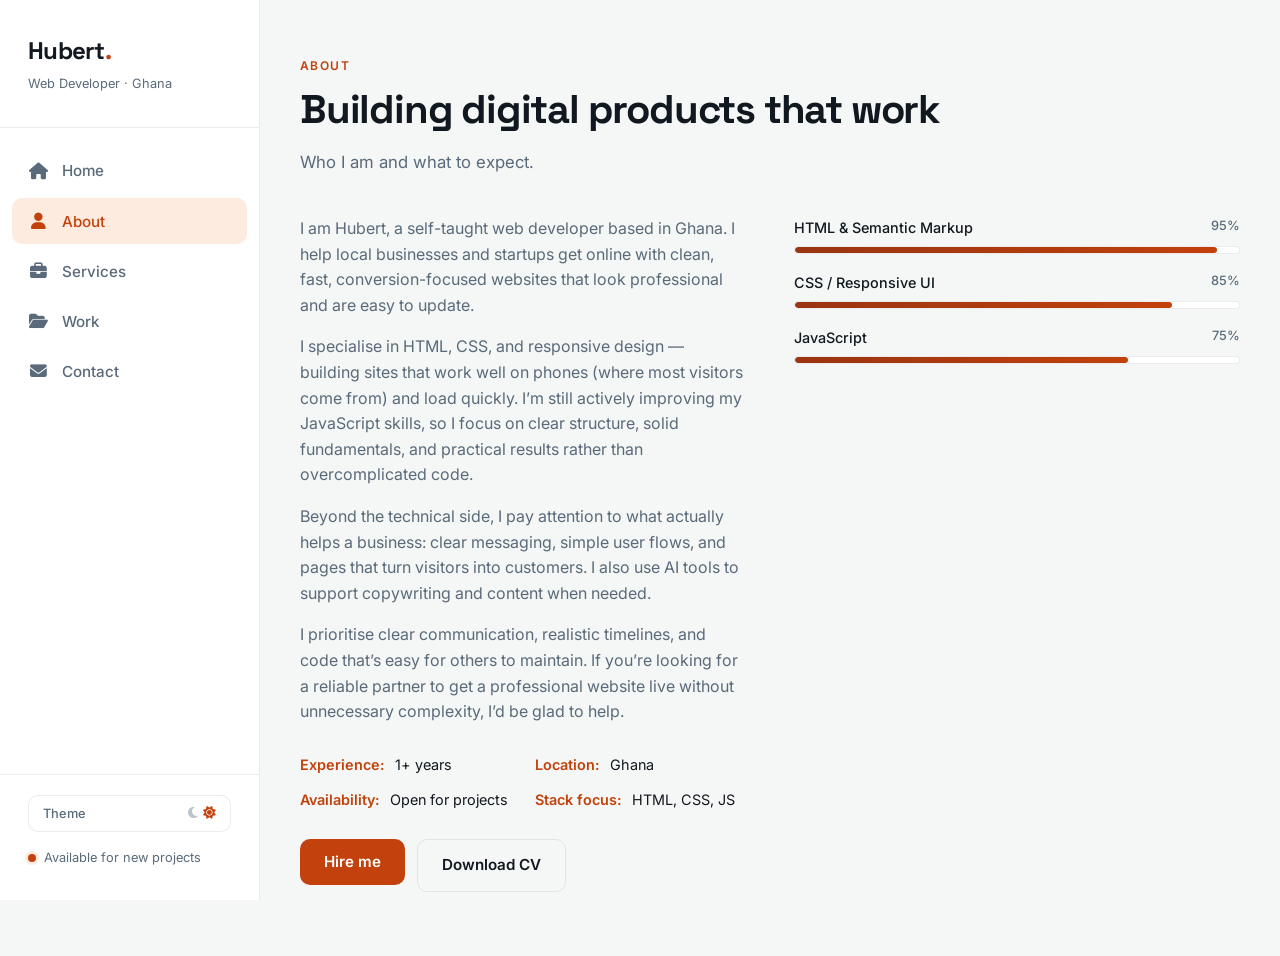
<file: portfolio-about (1).html>
<!DOCTYPE html>
<html lang="en" data-theme="dark">
<head>
  <meta charset="UTF-8" />
  <meta name="viewport" content="width=device-width, initial-scale=1.0" />
  <meta name="description" content="Hubert — Web Developer from Ghana. Clean, fast, conversion-focused websites that help businesses look credible and sell." />
  <meta name="theme-color" content="#0f1419" />
  <title>Hubert | Web Developer</title>

  <link rel="preconnect" href="https://fonts.googleapis.com" />
  <link rel="preconnect" href="https://fonts.gstatic.com" crossorigin />
  <link href="https://fonts.googleapis.com/css2?family=Inter:wght@400;500;600;700&family=Space+Grotesk:wght@500;600;700&display=swap" rel="stylesheet" />
  <link rel="stylesheet" href="https://cdnjs.cloudflare.com/ajax/libs/font-awesome/6.5.2/css/all.min.css" />
  <link rel="stylesheet" href="https://cdn.jsdelivr.net/npm/swiper@11/swiper-bundle.min.css" />
  <link rel="stylesheet" href="styles.css">
 
 <style>
     body {
         height: 100%;
         width: 100%;
     }
     
    
     }
    
      @media (max-width: 990px) {
      .sidebar { display: none; }
      .mobile-nav { display: flex; }
      .mobile-theme { display: flex; }
      .slide-inner { padding: 2rem 1.25rem 5.5rem; }
      .about-grid, .contact-grid { grid-template-columns: 1fr; gap: 2rem; }
      .form-row { grid-template-columns: 1fr; }
      .home-stats { gap: 1.5rem; }
      .app { height: 100%; width: 100%; }
      .home-slide .swiper-slide{height: 100vh;}
      .main {height: 100%;} 
      body { height: 100%;}
      .scroll-hint {
      position: fixed;
      padding-bottom: 60px;
      }
    }
    @media (max-width: 480px) {
      .home-title { font-size: 2.1rem; }
      .services-grid, .projects-grid { grid-template-columns: 1fr; }
    }
    @media (prefers-reduced-motion: reduce) {
      *, *::before, *::after {
        animation-duration: 0.01ms !important;
        transition-duration: 0.01ms !important;
      }
    }
 </style>
</head>
<body>
  <div class="app">
    <aside class="sidebar">
      <div class="brand">
        <div class="logo">Hubert<span>.</span></div>
        <div class="tagline">Web Developer · Ghana</div>
      </div>
      <nav class="nav" aria-label="Main navigation">
          <a href="portfolio-home.html"><button class="nav-item"><i class="fa-solid fa-house"></i> Home</button></a>
          <a href="portfolio-about.html"><button class="nav-item active" aria-current="page"><i class="fa-solid fa-user"></i> About</button></a>
          <a href="portfolio-services.html"><button class="nav-item"><i class="fa-solid fa-briefcase"></i> Services</button></a>
          <a href="portfolio-work.html"><button class="nav-item"><i class="fa-solid fa-folder-open"></i> Work</button></a>
          <a href="portfolio-contact.html"><button class="nav-item"><i class="fa-solid fa-envelope"></i> Contact</button></a>
        </nav>
      <div class="sidebar-footer">
        <button class="theme-toggle" id="themeToggle" type="button" aria-label="Toggle theme">
          <span>Theme</span>
          <span class="icons"><i class="fa-solid fa-moon"></i><i class="fa-solid fa-sun"></i></span>
        </button>
        <div class="availability">
          <span class="dot" aria-hidden="true"></span>
          Available for new projects
        </div>
      </div>
    </aside>

    <main class="main">
      <div class="swiper" id="portfolioSwiper">
        <div class="swiper-wrapper">

          <section class="swiper-slide" data-hash="about">
            <div class="slide-inner">
              <p class="section-label">About</p>
              <h2 class="section-title">Building digital products that work</h2>
              <p class="section-desc">Who I am and what to expect.</p>
              <div class="about-grid">
                <div class="about-text">
                  <p>I am Hubert, a self-taught web developer based in Ghana. I help local businesses and startups get online with clean, fast, conversion-focused websites that look professional and are easy to update.</p>
                  <p>I specialise in HTML, CSS, and responsive design — building sites that work well on phones (where most visitors come from) and load quickly. I’m still actively improving my JavaScript skills, so I focus on clear structure, solid fundamentals, and practical results rather than overcomplicated code.</p>
                  <p>Beyond the technical side, I pay attention to what actually helps a business: clear messaging, simple user flows, and pages that turn visitors into customers. I also use AI tools to support copywriting and content when needed.</p>
                  <p>I prioritise clear communication, realistic timelines, and code that’s easy for others to maintain. If you’re looking for a reliable partner to get a professional website live without unnecessary complexity, I’d be glad to help.</p>
                  <div class="about-meta">
                    <div class="meta-item"><span>Experience:</span> 1+ years</div>
                    <div class="meta-item"><span>Location:</span> Ghana</div>
                    <div class="meta-item"><span>Availability:</span> Open for projects</div>
                    <div class="meta-item"><span>Stack focus:</span> HTML, CSS, JS</div>
                  </div>
                  <div class="btn-group">
                    <a href="portfolio-contact.html"><button class="btn btn-primary" data-goto="4">Hire me</button></a>
                    <a class="btn btn-ghost" href="Hubert_Sackey_Web_Developer_Resume.pdf" download>Download CV</a>
                  </div>
                </div>
                <div class="skills" id="skills">
                  <div class="skill">
                    <div class="skill-header"><span>HTML &amp; Semantic Markup</span><span class="pct">95%</span></div>
                    <div class="skill-bar"><div class="skill-fill" data-width="95"></div></div>
                  </div>
                  <div class="skill">
                    <div class="skill-header"><span>CSS / Responsive UI</span><span class="pct">85%</span></div>
                    <div class="skill-bar"><div class="skill-fill" data-width="85"></div></div>
                  </div>
                  <div class="skill">
                    <div class="skill-header"><span>JavaScript</span><span class="pct">75%</span></div>
                    <div class="skill-bar"><div class="skill-fill" data-width="75"></div></div>
                  </div>
                </div>
              </div>
            </div>
          </section>

        
        </div>
      </div>
    </main>
  </div>

  <nav class="mobile-nav" aria-label="Mobile navigation">
      <a href="portfolio-home.html"><button><i class="fa-solid fa-house"></i> Home</button></a>
      <a href="portfolio-about.html"><button class="active"><i class="fa-solid fa-user"></i> About</button></a>
      <a href="portfolio-services.html"><button><i class="fa-solid fa-briefcase"></i> Services</button></a>
      <a href="portfolio-work.html"><button><i class="fa-solid fa-folder-open"></i> Work</button></a>
      <a href="portfolio-contact.html"><button><i class="fa-solid fa-envelope"></i> Contact</button></a>
    </nav>
  <button class="mobile-theme" id="mobileThemeToggle" type="button" aria-label="Toggle theme">
    <i class="fa-solid fa-moon" id="mobileThemeIcon"></i>
  </button>

  <div class="case-overlay" id="caseOverlay" role="dialog" aria-modal="true" aria-labelledby="caseTitle">
    <div class="case-header">
      <button type="button" class="case-back" id="caseBack"><i class="fa-solid fa-arrow-left"></i> Back to work</button>
    </div>
    <div class="case-body"><div class="case-inner" id="caseContent"></div></div>
  </div>

  <script src="https://cdn.jsdelivr.net/npm/swiper@11/swiper-bundle.min.js"></script>
  <script src="nav.js"></script>
<script>
  // Animate skill bars when the page loads
  requestAnimationFrame(() => {
    document.querySelectorAll('.skill-fill').forEach(bar => {
      bar.style.width = (bar.dataset.width || 0) + '%';
    });
  });
</script>
</body>
</html>
</file>
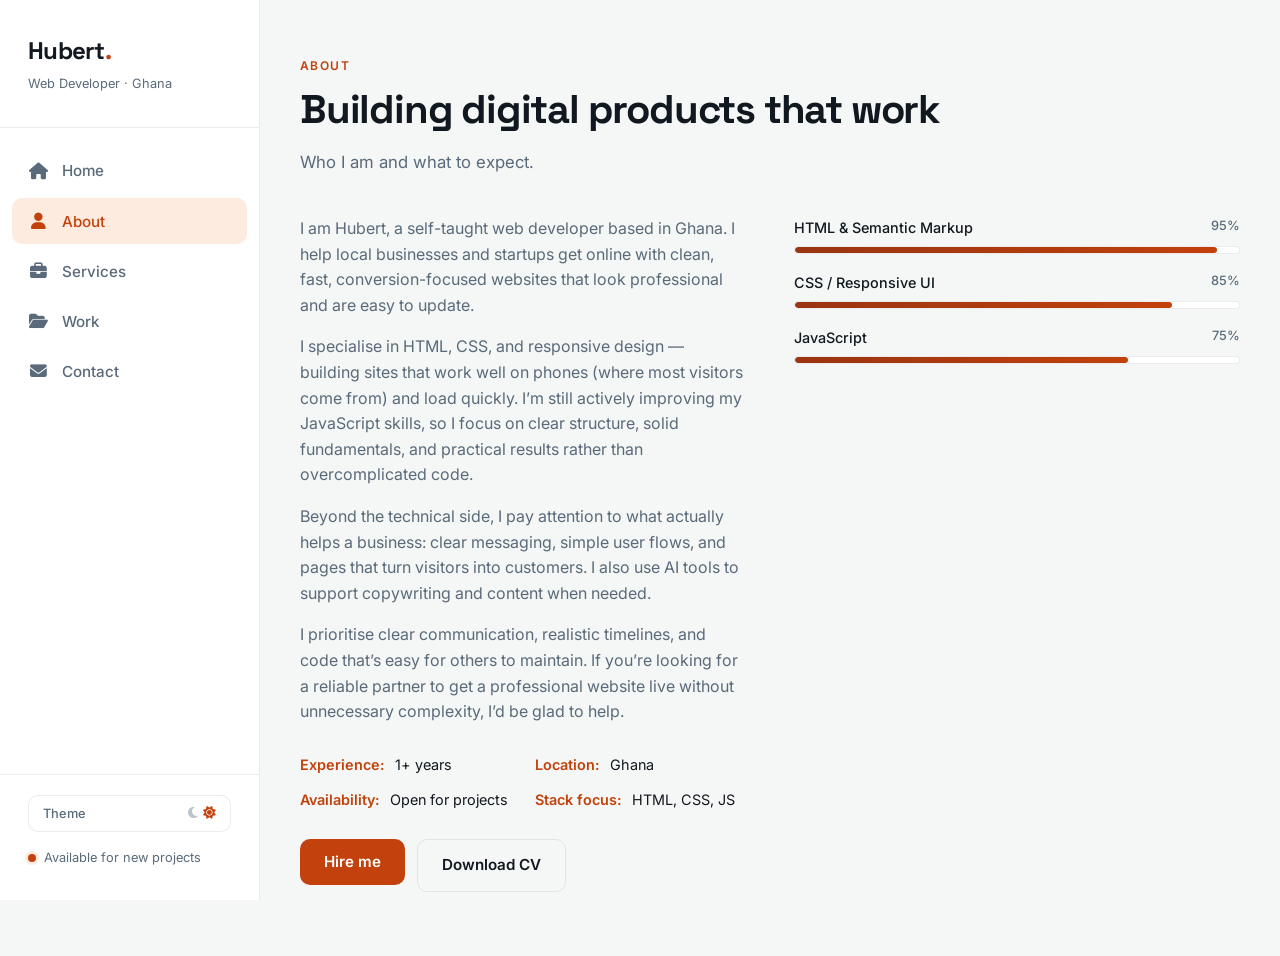
<file: portfolio-about.html>
<!DOCTYPE html>
<html lang="en" data-theme="dark">
<head>
  <meta charset="UTF-8" />
  <meta name="viewport" content="width=device-width, initial-scale=1.0" />
  <meta name="description" content="Hubert — Web Developer from Ghana. Clean, fast, conversion-focused websites that help businesses look credible and sell." />
  <meta name="theme-color" content="#0f1419" />
  <title>Hubert | Web Developer</title>

  <link rel="preconnect" href="https://fonts.googleapis.com" />
  <link rel="preconnect" href="https://fonts.gstatic.com" crossorigin />
  <link href="https://fonts.googleapis.com/css2?family=Inter:wght@400;500;600;700&family=Space+Grotesk:wght@500;600;700&display=swap" rel="stylesheet" />
  <link rel="stylesheet" href="https://cdnjs.cloudflare.com/ajax/libs/font-awesome/6.5.2/css/all.min.css" />
  <link rel="stylesheet" href="https://cdn.jsdelivr.net/npm/swiper@11/swiper-bundle.min.css" />
  <link rel="stylesheet" href="styles.css">
 
 <style>
     body {
         height: 100%;
         width: 100%;
     }
     
    
     }
    
      @media (max-width: 990px) {
      .sidebar { display: none; }
      .mobile-nav { display: flex; }
      .mobile-theme { display: flex; }
      .slide-inner { padding: 2rem 1.25rem 5.5rem; }
      .about-grid, .contact-grid { grid-template-columns: 1fr; gap: 2rem; }
      .form-row { grid-template-columns: 1fr; }
      .home-stats { gap: 1.5rem; }
      .app { height: 100%; width: 100%; }
      .home-slide .swiper-slide{height: 100vh;}
      .main {height: 100%;} 
      body { height: 100%;}
      .scroll-hint {
      position: fixed;
      padding-bottom: 60px;
      }
    }
    @media (max-width: 480px) {
      .home-title { font-size: 2.1rem; }
      .services-grid, .projects-grid { grid-template-columns: 1fr; }
    }
    @media (prefers-reduced-motion: reduce) {
      *, *::before, *::after {
        animation-duration: 0.01ms !important;
        transition-duration: 0.01ms !important;
      }
    }
 </style>
</head>
<body>
  <div class="app">
    <aside class="sidebar">
      <div class="brand">
        <div class="logo">Hubert<span>.</span></div>
        <div class="tagline">Web Developer · Ghana</div>
      </div>
      <nav class="nav" aria-label="Main navigation">
          <a href="index.html"><button class="nav-item"><i class="fa-solid fa-house"></i> Home</button></a>
          <a href="portfolio-about.html"><button class="nav-item active" aria-current="page"><i class="fa-solid fa-user"></i> About</button></a>
          <a href="portfolio-services.html"><button class="nav-item"><i class="fa-solid fa-briefcase"></i> Services</button></a>
          <a href="portfolio-work.html"><button class="nav-item"><i class="fa-solid fa-folder-open"></i> Work</button></a>
          <a href="portfolio-contact.html"><button class="nav-item"><i class="fa-solid fa-envelope"></i> Contact</button></a>
        </nav>
      <div class="sidebar-footer">
        <button class="theme-toggle" id="themeToggle" type="button" aria-label="Toggle theme">
          <span>Theme</span>
          <span class="icons"><i class="fa-solid fa-moon"></i><i class="fa-solid fa-sun"></i></span>
        </button>
        <div class="availability">
          <span class="dot" aria-hidden="true"></span>
          Available for new projects
        </div>
      </div>
    </aside>

    <main class="main">
      <div class="swiper" id="portfolioSwiper">
        <div class="swiper-wrapper">

          <section class="swiper-slide" data-hash="about">
            <div class="slide-inner">
              <p class="section-label">About</p>
              <h2 class="section-title">Building digital products that work</h2>
              <p class="section-desc">Who I am and what to expect.</p>
              <div class="about-grid">
                <div class="about-text">
                  <p>I am Hubert, a self-taught web developer based in Ghana. I help local businesses and startups get online with clean, fast, conversion-focused websites that look professional and are easy to update.</p>
                  <p>I specialise in HTML, CSS, and responsive design — building sites that work well on phones (where most visitors come from) and load quickly. I’m still actively improving my JavaScript skills, so I focus on clear structure, solid fundamentals, and practical results rather than overcomplicated code.</p>
                  <p>Beyond the technical side, I pay attention to what actually helps a business: clear messaging, simple user flows, and pages that turn visitors into customers. I also use AI tools to support copywriting and content when needed.</p>
                  <p>I prioritise clear communication, realistic timelines, and code that’s easy for others to maintain. If you’re looking for a reliable partner to get a professional website live without unnecessary complexity, I’d be glad to help.</p>
                  <div class="about-meta">
                    <div class="meta-item"><span>Experience:</span> 1+ years</div>
                    <div class="meta-item"><span>Location:</span> Ghana</div>
                    <div class="meta-item"><span>Availability:</span> Open for projects</div>
                    <div class="meta-item"><span>Stack focus:</span> HTML, CSS, JS</div>
                  </div>
                  <div class="btn-group">
                    <a href="portfolio-contact.html"><button class="btn btn-primary" data-goto="4">Hire me</button></a>
                    <a class="btn btn-ghost" href="Hubert_Sackey_Web_Developer_Resume.pdf" download>Download CV</a>
                  </div>
                </div>
                <div class="skills" id="skills">
                  <div class="skill">
                    <div class="skill-header"><span>HTML &amp; Semantic Markup</span><span class="pct">95%</span></div>
                    <div class="skill-bar"><div class="skill-fill" data-width="95"></div></div>
                  </div>
                  <div class="skill">
                    <div class="skill-header"><span>CSS / Responsive UI</span><span class="pct">85%</span></div>
                    <div class="skill-bar"><div class="skill-fill" data-width="85"></div></div>
                  </div>
                  <div class="skill">
                    <div class="skill-header"><span>JavaScript</span><span class="pct">75%</span></div>
                    <div class="skill-bar"><div class="skill-fill" data-width="75"></div></div>
                  </div>
                </div>
              </div>
            </div>
          </section>

        
        </div>
      </div>
    </main>
  </div>

  <nav class="mobile-nav" aria-label="Mobile navigation">
      <a href="index.html"><button><i class="fa-solid fa-house"></i> Home</button></a>
      <a href="portfolio-about.html"><button class="active"><i class="fa-solid fa-user"></i> About</button></a>
      <a href="portfolio-services.html"><button><i class="fa-solid fa-briefcase"></i> Services</button></a>
      <a href="portfolio-work.html"><button><i class="fa-solid fa-folder-open"></i> Work</button></a>
      <a href="portfolio-contact.html"><button><i class="fa-solid fa-envelope"></i> Contact</button></a>
    </nav>
  <button class="mobile-theme" id="mobileThemeToggle" type="button" aria-label="Toggle theme">
    <i class="fa-solid fa-moon" id="mobileThemeIcon"></i>
  </button>

  <div class="case-overlay" id="caseOverlay" role="dialog" aria-modal="true" aria-labelledby="caseTitle">
    <div class="case-header">
      <button type="button" class="case-back" id="caseBack"><i class="fa-solid fa-arrow-left"></i> Back to work</button>
    </div>
    <div class="case-body"><div class="case-inner" id="caseContent"></div></div>
  </div>

  <script src="https://cdn.jsdelivr.net/npm/swiper@11/swiper-bundle.min.js"></script>
  <script src="nav.js"></script>
<script>
  // Animate skill bars when the page loads
  requestAnimationFrame(() => {
    document.querySelectorAll('.skill-fill').forEach(bar => {
      bar.style.width = (bar.dataset.width || 0) + '%';
    });
  });
</script>
</body>
</html>
</file>
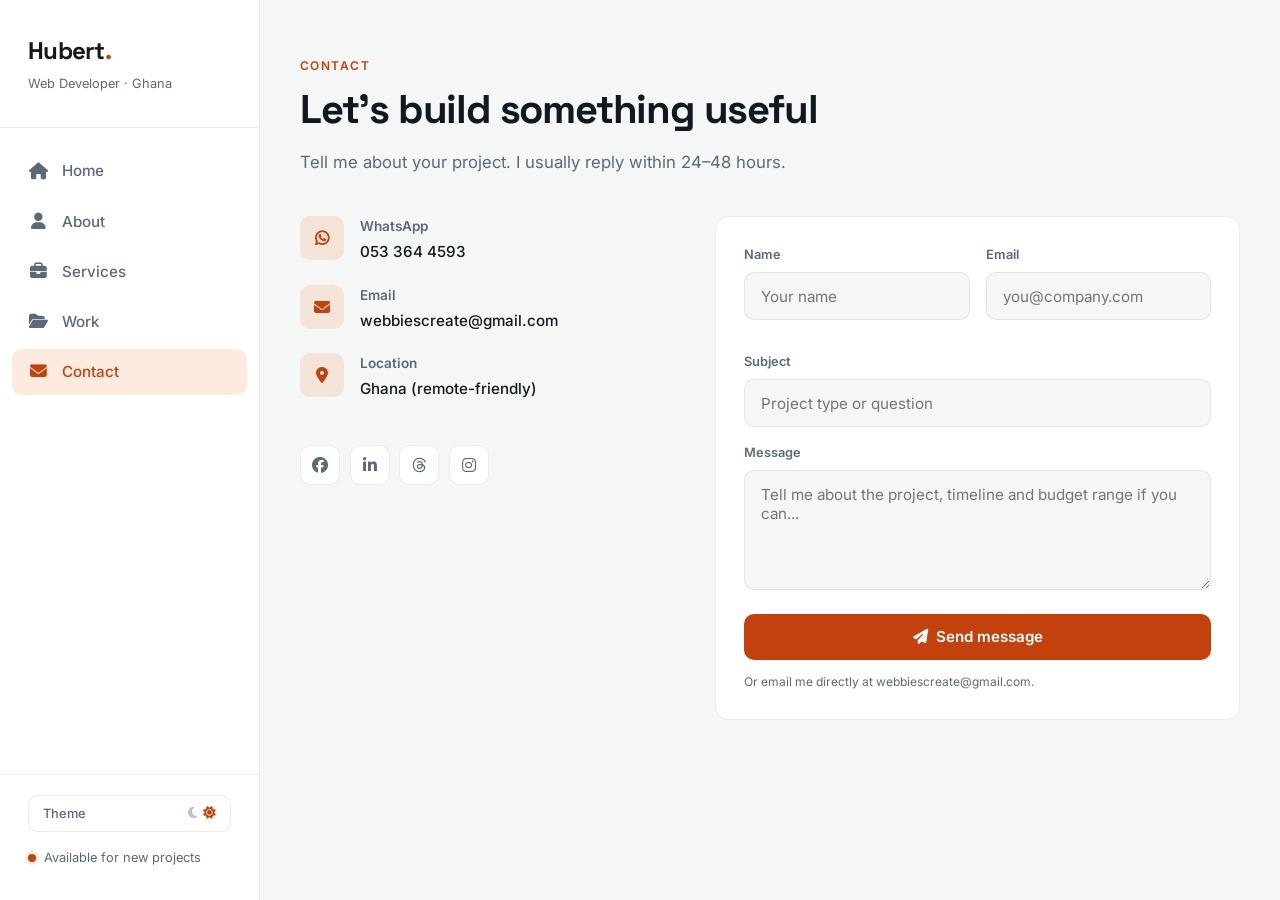
<file: portfolio-contact (1).html>
<!DOCTYPE html>
<html lang="en" data-theme="dark">
<head>
  <meta charset="UTF-8" />
  <meta name="viewport" content="width=device-width, initial-scale=1.0" />
  <meta name="description" content="Hubert — Web Developer from Ghana. Clean, fast, conversion-focused websites that help businesses look credible and sell." />
  <meta name="theme-color" content="#0f1419" />
  <title>Hubert | Web Developer</title>

  <link rel="preconnect" href="https://fonts.googleapis.com" />
  <link rel="preconnect" href="https://fonts.gstatic.com" crossorigin />
  <link href="https://fonts.googleapis.com/css2?family=Inter:wght@400;500;600;700&family=Space+Grotesk:wght@500;600;700&display=swap" rel="stylesheet" />
  <link rel="stylesheet" href="https://cdnjs.cloudflare.com/ajax/libs/font-awesome/6.5.2/css/all.min.css" />
  <link rel="stylesheet" href="https://cdn.jsdelivr.net/npm/swiper@11/swiper-bundle.min.css" />
  <link rel="stylesheet" href="styles.css"/>
 <style>
     body {
         height: 100%;
         width: 100%;
     }
    
      @media (max-width: 990px) {
      .sidebar { display: none; }
      .mobile-nav { display: flex; }
      .mobile-theme { display: flex; }
      .slide-inner { padding: 2rem 1.25rem 5.5rem; }
      .about-grid, .contact-grid { grid-template-columns: 1fr; gap: 2rem; }
      .form-row { grid-template-columns: 1fr; }
      .home-stats { gap: 1.5rem; }
      .app { height: 100%; width: 100%; }
      .home-slide .swiper-slide{height: 100%;}
      .main {height: 100%;} 
      body { height: 100%;}
      
    }
    @media (max-width: 480px) {
      .home-title { font-size: 2.1rem; }
      .services-grid, .projects-grid { grid-template-columns: 1fr; }
    }
    @media (prefers-reduced-motion: reduce) {
      *, *::before, *::after {
        animation-duration: 0.01ms !important;
        transition-duration: 0.01ms !important;
      }
    }
 </style>
</head>
<body>
  <div class="app">
    <aside class="sidebar">
      <div class="brand">
        <div class="logo">Hubert<span>.</span></div>
        <div class="tagline">Web Developer · Ghana</div>
      </div>
      <nav class="nav" aria-label="Main navigation">
          <a href="portfolio-home.html"><button class="nav-item"><i class="fa-solid fa-house"></i> Home</button></a>
          <a href="portfolio-about.html"><button class="nav-item"><i class="fa-solid fa-user"></i> About</button></a>
          <a href="portfolio-services.html"><button class="nav-item"><i class="fa-solid fa-briefcase"></i> Services</button></a>
          <a href="portfolio-work.html"><button class="nav-item"><i class="fa-solid fa-folder-open"></i> Work</button></a>
          <a href="portfolio-contact.html"><button class="nav-item active" aria-current="page"><i class="fa-solid fa-envelope"></i> Contact</button></a>
        </nav>
      <div class="sidebar-footer">
        <button class="theme-toggle" id="themeToggle" type="button" aria-label="Toggle theme">
          <span>Theme</span>
          <span class="icons"><i class="fa-solid fa-moon"></i><i class="fa-solid fa-sun"></i></span>
        </button>
        <div class="availability">
          <span class="dot" aria-hidden="true"></span>
          Available for new projects
        </div>
      </div>
    </aside>

    <main class="main">
      <div class="swiper" id="portfolioSwiper">
        <div class="swiper-wrapper">

 <section class="swiper-slide" data-hash="contact">
            <div class="slide-inner">
              <p class="section-label">Contact</p>
              <h2 class="section-title">Let’s build something useful</h2>
              <p class="section-desc">Tell me about your project. I usually reply within 24–48 hours.</p>
              <div class="contact-grid">
                <div class="contact-info">
                  <div class="contact-item">
                    <div class="icon"><i class="fa-brands fa-solid fa-whatsapp"></i></div>
                    <div><h4>WhatsApp</h4><p><a href="https://wa.me/+233533644593">053 364 4593</a></p></div>
                  </div>
                  <div class="contact-item">
                    <div class="icon"><i class="fa-solid fa-envelope"></i></div>
                    <div><h4>Email</h4><p><a href="mailto:webbiescreate@gmail.com">webbiescreate@gmail.com</a></p></div>
                  </div>
                  <div class="contact-item">
                    <div class="icon"><i class="fa-solid fa-location-dot"></i></div>
                    <div><h4>Location</h4><p>Ghana (remote-friendly)</p></div>
                  </div>
                  <div class="socials">
                    <a href="#" aria-label="Facebook"><i class="fa-brands fa-facebook"></i></a>
                    <a href="#" aria-label="LinkedIn"><i class="fa-brands fa-linkedin-in"></i></a>
                    <a href="#" aria-label="threads"><i class="fa-brands fa-threads"></i></a>
                    <a href="https://www.instagram.com/its_still_hubert?utm_source=ig_web_button_share_sheet&igsi=ZDNlZDc0MzIxNw==" aria-label="Instagram"><i class="fa-brands fa-instagram"></i></a>
                  </div>
                </div>
                <form class="contact-form" action="https://formspree.io/f/mljenwgj" method="POST">
                  <div class="form-row">
                    <div class="form-group">
                      <label for="name">Name</label>
                      <input type="text" id="name" name="name" placeholder="Your name" required />
                    </div>
                    <div class="form-group">
                      <label for="email">Email</label>
                      <input type="email" id="email" name="email" placeholder="you@company.com" required />
                    </div>
                  </div>
                  <div class="form-group">
                    <label for="subject">Subject</label>
                    <input type="text" id="subject" name="subject" placeholder="Project type or question" />
                  </div>
                  <div class="form-group">
                    <label for="message">Message</label>
                    <textarea id="message" name="message" placeholder="Tell me about the project, timeline and budget range if you can..." required></textarea>
                  </div>
                  <button type="submit" class="btn btn-primary" style="width:100%"><i class="fa-solid fa-paper-plane"></i> Send message</button>
                  <p class="form-note">Or email me directly at webbiescreate@gmail.com.</p>
                </form>
              </div>
            </div>
          </section>
        
        </div>
      </div>
    </main>
  </div>

  <nav class="mobile-nav" aria-label="Mobile navigation">
      <a href="portfolio-home.html"><button><i class="fa-solid fa-house"></i> Home</button></a>
      <a href="portfolio-about.html"><button><i class="fa-solid fa-user"></i> About</button></a>
      <a href="portfolio-services.html"><button><i class="fa-solid fa-briefcase"></i> Services</button></a>
      <a href="portfolio-work.html"><button><i class="fa-solid fa-folder-open"></i> Work</button></a>
      <a href="portfolio-contact.html"><button class="active"><i class="fa-solid fa-envelope"></i> Contact</button></a>
    </nav>
  <button class="mobile-theme" id="mobileThemeToggle" type="button" aria-label="Toggle theme">
    <i class="fa-solid fa-moon" id="mobileThemeIcon"></i>
  </button>

  <div class="case-overlay" id="caseOverlay" role="dialog" aria-modal="true" aria-labelledby="caseTitle">
    <div class="case-header">
      <button type="button" class="case-back" id="caseBack"><i class="fa-solid fa-arrow-left"></i> Back to work</button>
    </div>
    <div class="case-body"><div class="case-inner" id="caseContent"></div></div>
  </div>

  <script src="https://cdn.jsdelivr.net/npm/swiper@11/swiper-bundle.min.js"></script>
  <script src="nav.js"></script>
 
</body>
</html>
</file>
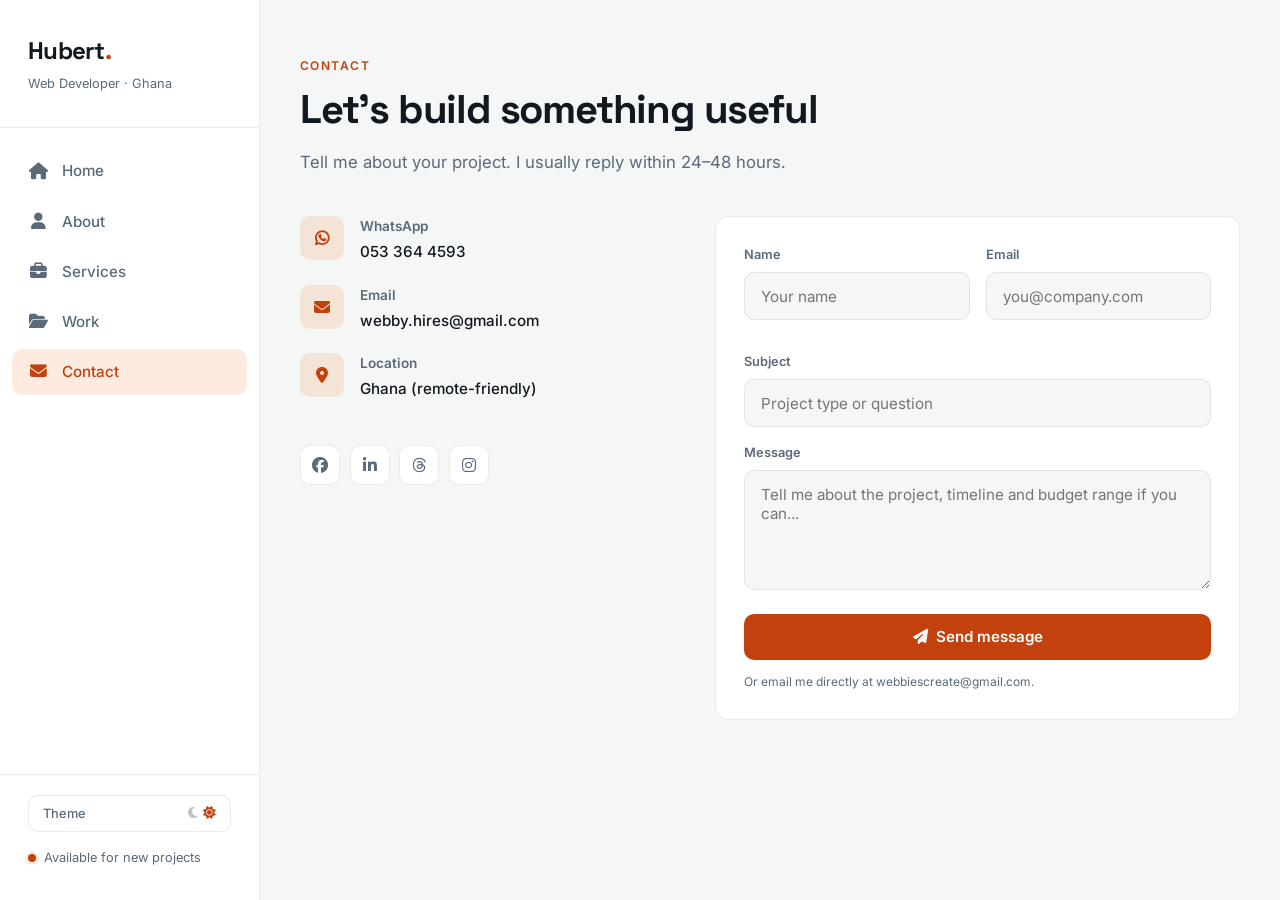
<file: portfolio-contact.html>
<!DOCTYPE html>
<html lang="en" data-theme="dark">
<head>
  <meta charset="UTF-8" />
  <meta name="viewport" content="width=device-width, initial-scale=1.0" />
  <meta name="description" content="Hubert — Web Developer from Ghana. Clean, fast, conversion-focused websites that help businesses look credible and sell." />
  <meta name="theme-color" content="#0f1419" />
  <title>Hubert | Web Developer</title>

  <link rel="preconnect" href="https://fonts.googleapis.com" />
  <link rel="preconnect" href="https://fonts.gstatic.com" crossorigin />
  <link href="https://fonts.googleapis.com/css2?family=Inter:wght@400;500;600;700&family=Space+Grotesk:wght@500;600;700&display=swap" rel="stylesheet" />
  <link rel="stylesheet" href="https://cdnjs.cloudflare.com/ajax/libs/font-awesome/6.5.2/css/all.min.css" />
  <link rel="stylesheet" href="https://cdn.jsdelivr.net/npm/swiper@11/swiper-bundle.min.css" />
  <link rel="stylesheet" href="styles.css"/>
 <style>
     body {
         height: 100%;
         width: 100%;
     }
    
      @media (max-width: 990px) {
      .sidebar { display: none; }
      .mobile-nav { display: flex; }
      .mobile-theme { display: flex; }
      .slide-inner { padding: 2rem 1.25rem 5.5rem; }
      .about-grid, .contact-grid { grid-template-columns: 1fr; gap: 2rem; }
      .form-row { grid-template-columns: 1fr; }
      .home-stats { gap: 1.5rem; }
      .app { height: 100%; width: 100%; }
      .home-slide .swiper-slide{height: 100%;}
      .main {height: 100%;} 
      body { height: 100%;}
      
    }
    @media (max-width: 480px) {
      .home-title { font-size: 2.1rem; }
      .services-grid, .projects-grid { grid-template-columns: 1fr; }
    }
    @media (prefers-reduced-motion: reduce) {
      *, *::before, *::after {
        animation-duration: 0.01ms !important;
        transition-duration: 0.01ms !important;
      }
    }
 </style>
</head>
<body>
  <div class="app">
    <aside class="sidebar">
      <div class="brand">
        <div class="logo">Hubert<span>.</span></div>
        <div class="tagline">Web Developer · Ghana</div>
      </div>
      <nav class="nav" aria-label="Main navigation">
          <a href="index.html"><button class="nav-item"><i class="fa-solid fa-house"></i> Home</button></a>
          <a href="portfolio-about.html"><button class="nav-item"><i class="fa-solid fa-user"></i> About</button></a>
          <a href="portfolio-services.html"><button class="nav-item"><i class="fa-solid fa-briefcase"></i> Services</button></a>
          <a href="portfolio-work.html"><button class="nav-item"><i class="fa-solid fa-folder-open"></i> Work</button></a>
          <a href="portfolio-contact.html"><button class="nav-item active" aria-current="page"><i class="fa-solid fa-envelope"></i> Contact</button></a>
        </nav>
      <div class="sidebar-footer">
        <button class="theme-toggle" id="themeToggle" type="button" aria-label="Toggle theme">
          <span>Theme</span>
          <span class="icons"><i class="fa-solid fa-moon"></i><i class="fa-solid fa-sun"></i></span>
        </button>
        <div class="availability">
          <span class="dot" aria-hidden="true"></span>
          Available for new projects
        </div>
      </div>
    </aside>

    <main class="main">
      <div class="swiper" id="portfolioSwiper">
        <div class="swiper-wrapper">

 <section class="swiper-slide" data-hash="contact">
            <div class="slide-inner">
              <p class="section-label">Contact</p>
              <h2 class="section-title">Let’s build something useful</h2>
              <p class="section-desc">Tell me about your project. I usually reply within 24–48 hours.</p>
              <div class="contact-grid">
                <div class="contact-info">
                  <div class="contact-item">
                    <div class="icon"><i class="fa-brands fa-solid fa-whatsapp"></i></div>
                    <div><h4>WhatsApp</h4><p><a href="https://wa.me/+233533644593">053 364 4593</a></p></div>
                  </div>
                  <div class="contact-item">
                    <div class="icon"><i class="fa-solid fa-envelope"></i></div>
                    <div><h4>Email</h4><p><a href="mailto:webby.hires@gmail.com">webby.hires@gmail.com</a></p></div>
                  </div>
                  <div class="contact-item">
                    <div class="icon"><i class="fa-solid fa-location-dot"></i></div>
                    <div><h4>Location</h4><p>Ghana (remote-friendly)</p></div>
                  </div>
                  <div class="socials">
                    <a href="#" aria-label="Facebook"><i class="fa-brands fa-facebook"></i></a>
                    <a href="#" aria-label="LinkedIn"><i class="fa-brands fa-linkedin-in"></i></a>
                    <a href="#" aria-label="threads"><i class="fa-brands fa-threads"></i></a>
                    <a href="https://www.instagram.com/its_still_hubert?utm_source=ig_web_button_share_sheet&igsi=ZDNlZDc0MzIxNw==" aria-label="Instagram"><i class="fa-brands fa-instagram"></i></a>
                  </div>
                </div>
                <form class="contact-form" action="https://formspree.io/f/mljenwgj" method="POST">
                  <div class="form-row">
                    <div class="form-group">
                      <label for="name">Name</label>
                      <input type="text" id="name" name="name" placeholder="Your name" required />
                    </div>
                    <div class="form-group">
                      <label for="email">Email</label>
                      <input type="email" id="email" name="email" placeholder="you@company.com" required />
                    </div>
                  </div>
                  <div class="form-group">
                    <label for="subject">Subject</label>
                    <input type="text" id="subject" name="subject" placeholder="Project type or question" />
                  </div>
                  <div class="form-group">
                    <label for="message">Message</label>
                    <textarea id="message" name="message" placeholder="Tell me about the project, timeline and budget range if you can..." required></textarea>
                  </div>
                  <button type="submit" class="btn btn-primary" style="width:100%"><i class="fa-solid fa-paper-plane"></i> Send message</button>
                  <p class="form-note">Or email me directly at webbiescreate@gmail.com.</p>
                </form>
              </div>
            </div>
          </section>
        
        </div>
      </div>
    </main>
  </div>

  <nav class="mobile-nav" aria-label="Mobile navigation">
      <a href="index.html"><button><i class="fa-solid fa-house"></i> Home</button></a>
      <a href="portfolio-about.html"><button><i class="fa-solid fa-user"></i> About</button></a>
      <a href="portfolio-services.html"><button><i class="fa-solid fa-briefcase"></i> Services</button></a>
      <a href="portfolio-work.html"><button><i class="fa-solid fa-folder-open"></i> Work</button></a>
      <a href="portfolio-contact.html"><button class="active"><i class="fa-solid fa-envelope"></i> Contact</button></a>
    </nav>
  <button class="mobile-theme" id="mobileThemeToggle" type="button" aria-label="Toggle theme">
    <i class="fa-solid fa-moon" id="mobileThemeIcon"></i>
  </button>

  <div class="case-overlay" id="caseOverlay" role="dialog" aria-modal="true" aria-labelledby="caseTitle">
    <div class="case-header">
      <button type="button" class="case-back" id="caseBack"><i class="fa-solid fa-arrow-left"></i> Back to work</button>
    </div>
    <div class="case-body"><div class="case-inner" id="caseContent"></div></div>
  </div>

  <script src="https://cdn.jsdelivr.net/npm/swiper@11/swiper-bundle.min.js"></script>
  <script src="nav.js"></script>
 
</body>
</html>
</file>
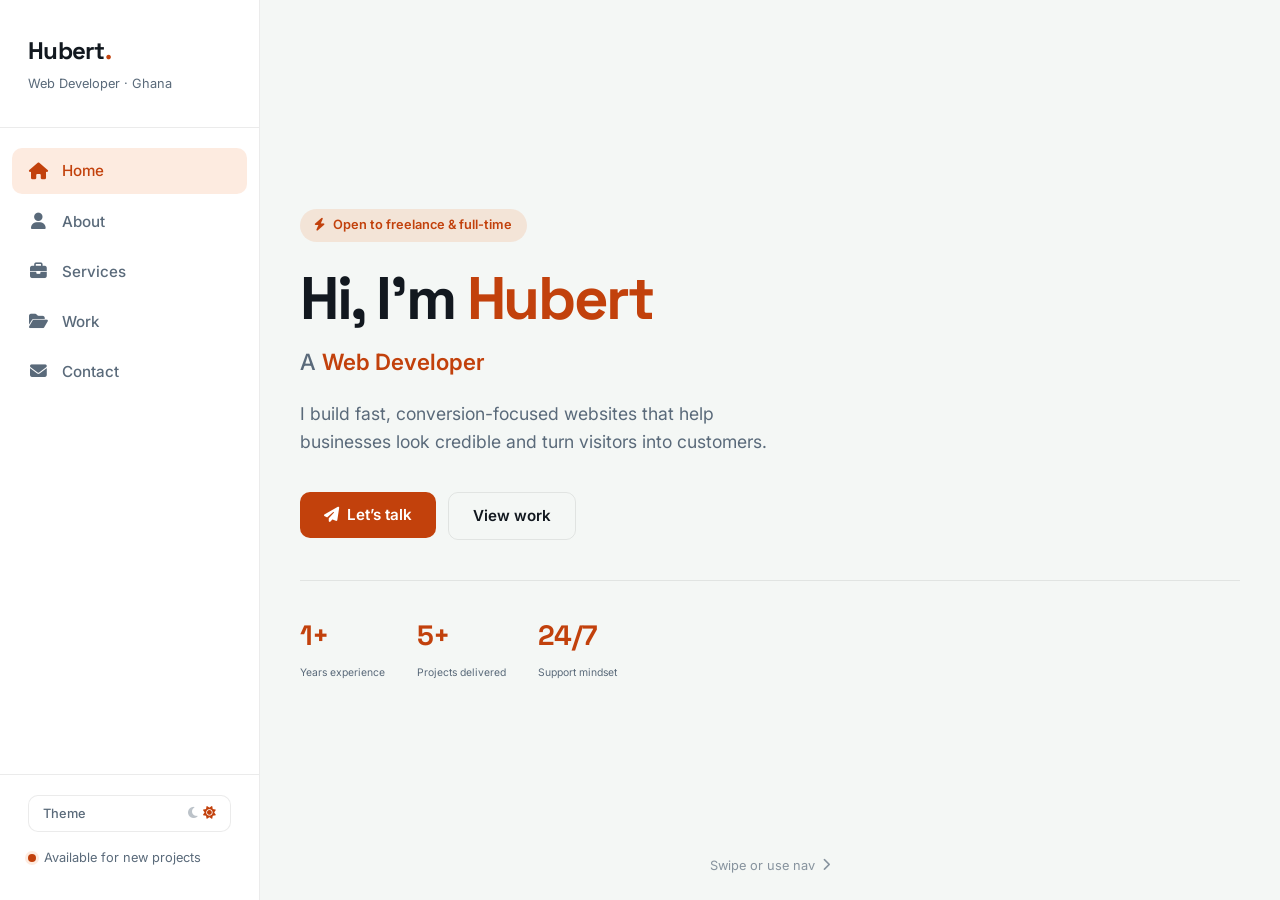
<file: portfolio-home.html>
<!DOCTYPE html>
<html lang="en" data-theme="dark">
<head>
  <meta charset="UTF-8" />
  <meta name="viewport" content="width=device-width, initial-scale=1.0" />
  <meta name="description" content="Hubert — Web Developer from Ghana. Clean, fast, conversion-focused websites that help businesses look credible and sell." />
  <meta name="keywords" content="Web Developer for hire, Freelance gigs, Freelance Developer, Websites, Business websites, Business assets, Digital assets, Hubert Sackey, Digital Marketing"/>
  <meta name="theme-color" content="#0f1419" />
  <title>Hubert | Web Developer</title>

  <link rel="preconnect" href="https://fonts.googleapis.com" />
  <link rel="preconnect" href="https://fonts.gstatic.com" crossorigin />
  <link href="https://fonts.googleapis.com/css2?family=Inter:wght@400;500;600;700&family=Space+Grotesk:wght@500;600;700&display=swap" rel="stylesheet" />
  <link rel="stylesheet" href="https://cdnjs.cloudflare.com/ajax/libs/font-awesome/6.5.2/css/all.min.css" />
  <link rel="stylesheet" href="https://cdn.jsdelivr.net/npm/swiper@11/swiper-bundle.min.css" />
  <link rel="stylesheet" href="styles.css"/>
 
 <style>
    
      @media (max-width: 900px) {
      .sidebar { display: none; }
      .mobile-nav { display: flex; }
      .mobile-theme { display: flex; }
      .slide-inner { padding: 2rem 1.25rem 5.5rem; }
      .about-grid, .contact-grid { grid-template-columns: 1fr; gap: 2rem; }
      .form-row { grid-template-columns: 1fr; }
      .home-stats { gap: 1.5rem; }
      .app { height: 100vh; width: 100%; }
      .home-slide .swiper-slide{height: 100vh;}
      .main {height: 100%;} 
      .preferred-height {position: fixed; height: 100vh;}
      body { height: 100vh;}
      .scroll-hint {
      position: fixed;
      padding-bottom: 60px;
      }
    }
    @media (max-width: 480px) {
      .home-title { font-size: 2.1rem; }
      .services-grid, .projects-grid { grid-template-columns: 1fr; }
    }
    @media (prefers-reduced-motion: reduce) {
      *, *::before, *::after {
        animation-duration: 0.01ms !important;
        transition-duration: 0.01ms !important;
      }
    }
 </style>
</head>
<body>
  <div class="app">
    <aside class="sidebar">
      <div class="brand">
        <div class="logo">Hubert<span>.</span></div>
        <div class="tagline">Web Developer · Ghana</div>
      </div>
      <nav class="nav" aria-label="Main navigation">
          <a href="portfolio-home.html"><button class="nav-item active" aria-current="page"><i class="fa-solid fa-house"></i> Home</button></a>
          <a href="portfolio-about.html"><button class="nav-item"><i class="fa-solid fa-user"></i> About</button></a>
          <a href="portfolio-services.html"><button class="nav-item"><i class="fa-solid fa-briefcase"></i> Services</button></a>
          <a href="portfolio-work.html"><button class="nav-item"><i class="fa-solid fa-folder-open"></i> Work</button></a>
          <a href="portfolio-contact.html"><button class="nav-item"><i class="fa-solid fa-envelope"></i> Contact</button></a>
        </nav>
      <div class="sidebar-footer">
        <button class="theme-toggle" id="themeToggle" type="button" aria-label="Toggle theme">
          <span>Theme</span>
          <span class="icons"><i class="fa-solid fa-moon"></i><i class="fa-solid fa-sun"></i></span>
        </button>
        <div class="availability">
          <span class="dot" aria-hidden="true"></span>
          Available for new projects
        </div>
      </div>
    </aside>

    <main class="main">
      <div class="swiper" id="portfolioSwiper">
        <div class="swiper-wrapper">
          <section class="swiper-slide home-slide" data-hash="home">
              <div class="preferred-height">
            <div class="slide-inner">
              <div class="home-badge"><i class="fa-solid fa-bolt"></i> Open to freelance &amp; full-time</div>
              <h1 class="home-title">Hi, I’m <span class="name">Hubert</span></h1>
              <p class="home-role">A <span class="typed" id="typed-role">Web Developer</span></p>
              <p class="home-lead">I build fast, conversion-focused websites that help businesses look credible and turn visitors into customers.</p>
              <div class="btn-group">
                <a href="portfolio-contact.html" title="Home Page"><button class="btn btn-primary" data-goto="4"><i class="fa-solid fa-paper-plane"></i> Let’s talk</button></a>
                <a href="portfolio-work.html"><button class="btn btn-ghost" data-goto="3">View work</button></a>
              </div>
              <div class="home-stats">
                <div class="stat"><strong>1+</strong><span>Years experience</span></div>
                <div class="stat"><strong>5+</strong><span>Projects delivered</span></div>
                <div class="stat"><strong>24/7</strong><span>Support mindset</span></div>
              </div>
              </div>
            </div>
            <p class="scroll-hint">Swipe or use nav <i class="fa-solid fa-chevron-right"></i></p>
          </section>
        </div>
      </div>
    </main>
  </div>

    <nav class="mobile-nav" aria-label="Mobile navigation">
      <a href="portfolio-home.html"><button class="active"><i class="fa-solid fa-house"></i> Home</button></a>
      <a href="portfolio-about.html"><button><i class="fa-solid fa-user"></i> About</button></a>
      <a href="portfolio-services.html"><button><i class="fa-solid fa-briefcase"></i> Services</button></a>
      <a href="portfolio-work.html"><button><i class="fa-solid fa-folder-open"></i> Work</button></a>
      <a href="portfolio-contact.html"><button><i class="fa-solid fa-envelope"></i> Contact</button></a>
    </nav>
  <button class="mobile-theme" id="mobileThemeToggle" type="button" aria-label="Toggle theme">
    <i class="fa-solid fa-moon" id="mobileThemeIcon"></i>
  </button>

  <div class="case-overlay" id="caseOverlay" role="dialog" aria-modal="true" aria-labelledby="caseTitle">
    <div class="case-header">
      <button type="button" class="case-back" id="caseBack"><i class="fa-solid fa-arrow-left"></i> Back to work</button>
    </div>
    <div class="case-body"><div class="case-inner" id="caseContent"></div></div>
  </div>

  <script src="https://cdn.jsdelivr.net/npm/swiper@11/swiper-bundle.min.js"></script>
  <script src="nav.js"></script>
<script>
  const roles = ['Web Developer', 'Landing Page Specialist', 'Responsive Site Builder', 'Problem Solver'];
  let roleIndex = 0;
  const typedEl = document.getElementById('typed-role');
  if (typedEl) {
    setInterval(() => {
      roleIndex = (roleIndex + 1) % roles.length;
      typedEl.style.opacity = '0';
      setTimeout(() => {
        typedEl.textContent = roles[roleIndex];
        typedEl.style.opacity = '1';
      }, 200);
    }, 2800);
    typedEl.style.transition = 'opacity 0.2s ease';
  }
</script>
</body>
</html>
</file>
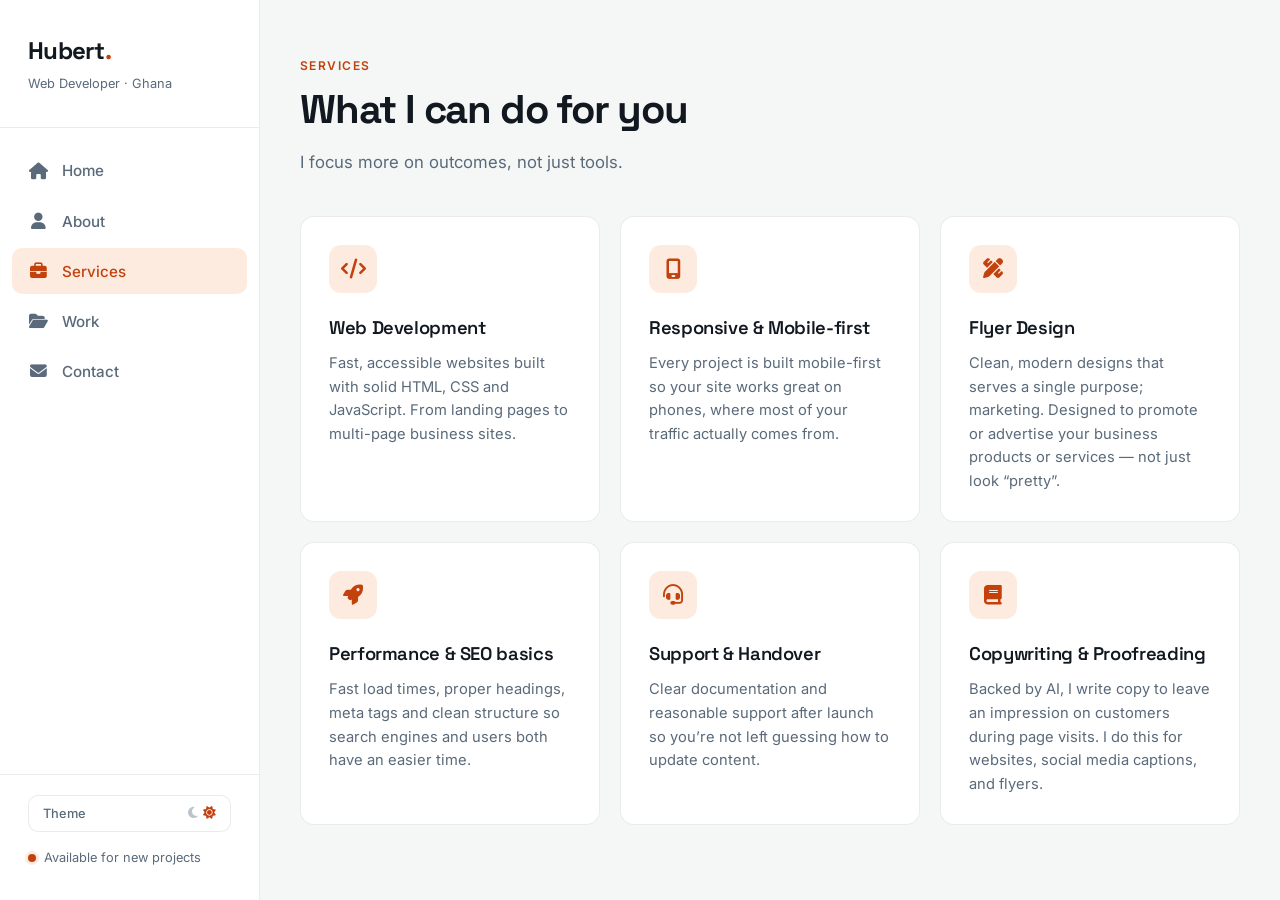
<file: portfolio-services.html>
<!DOCTYPE html>
<html lang="en" data-theme="dark">
<head>
  <meta charset="UTF-8" />
  <meta name="viewport" content="width=device-width, initial-scale=1.0" />
  <meta name="description" content="Hubert — Web Developer from Ghana. Clean, fast, conversion-focused websites that help businesses look credible and sell." />
  <meta name="theme-color" content="#0f1419" />
  <title>Hubert | Web Developer</title>

  <link rel="preconnect" href="https://fonts.googleapis.com" />
  <link rel="preconnect" href="https://fonts.gstatic.com" crossorigin />
  <link href="https://fonts.googleapis.com/css2?family=Inter:wght@400;500;600;700&family=Space+Grotesk:wght@500;600;700&display=swap" rel="stylesheet" />
  <link rel="stylesheet" href="https://cdnjs.cloudflare.com/ajax/libs/font-awesome/6.5.2/css/all.min.css" />
  <link rel="stylesheet" href="https://cdn.jsdelivr.net/npm/swiper@11/swiper-bundle.min.css" />
  <link rel="stylesheet" href="styles.css">
 
 <style>
     body {
         height: 100%;
         width: 100%;
     }
     
     @media(max-width:1024px) {
        .app { height: 100%; width: 100%; }
      .home-slide .swiper-slide{height: 100%;}
      .main {height: 100%;} 
      body { height: 100%;}
      .swiper-slide {height: 100%;}
      .home-slide .swiper-slide{height: 100vh;}
    }
    
      @media (max-width: 990px) {
      .sidebar { display: none; }
      .mobile-nav { display: flex; }
      .mobile-theme { display: flex; }
      .slide-inner { padding: 2rem 1.25rem 5.5rem; }
      .about-grid, .contact-grid { grid-template-columns: 1fr; gap: 2rem; }
      .form-row { grid-template-columns: 1fr; }
      .home-stats { gap: 1.5rem; }
      .app { height: 100%; width: 100%; }
      .home-slide .swiper-slide{height: 100%;}
      .main {height: 100%;} 
      body { height: 100%;}
      
    }
    @media (max-width: 480px) {
      .home-title { font-size: 2.1rem; }
      .services-grid, .projects-grid { grid-template-columns: 1fr; }
    }
    @media (prefers-reduced-motion: reduce) {
      *, *::before, *::after {
        animation-duration: 0.01ms !important;
        transition-duration: 0.01ms !important;
      }
    }
 </style>
</head>
<body>
  <div class="app">
    <aside class="sidebar">
      <div class="brand">
        <div class="logo">Hubert<span>.</span></div>
        <div class="tagline">Web Developer · Ghana</div>
      </div>
      <nav class="nav" aria-label="Main navigation">
          <a href="index.html"><button class="nav-item"><i class="fa-solid fa-house"></i> Home</button></a>
          <a href="portfolio-about.html"><button class="nav-item"><i class="fa-solid fa-user"></i> About</button></a>
          <a href="portfolio-services.html"><button class="nav-item active" aria-current="page"><i class="fa-solid fa-briefcase"></i> Services</button></a>
          <a href="portfolio-work.html"><button class="nav-item"><i class="fa-solid fa-folder-open"></i> Work</button></a>
          <a href="portfolio-contact.html"><button class="nav-item"><i class="fa-solid fa-envelope"></i> Contact</button></a>
        </nav>
      <div class="sidebar-footer">
        <button class="theme-toggle" id="themeToggle" type="button" aria-label="Toggle theme">
          <span>Theme</span>
          <span class="icons"><i class="fa-solid fa-moon"></i><i class="fa-solid fa-sun"></i></span>
        </button>
        <div class="availability">
          <span class="dot" aria-hidden="true"></span>
          Available for new projects
        </div>
      </div>
    </aside>

    <main class="main">
      <div class="swiper" id="portfolioSwiper">
        <div class="swiper-wrapper">

 <section class="swiper-slide" data-hash="services">
            <div class="slide-inner">
              <p class="section-label">Services</p>
              <h2 class="section-title">What I can do for you</h2>
              <p class="section-desc">I focus more on outcomes, not just tools. </p>
              <div class="services-grid">
                
                <article class="service-card">
                  <div class="service-icon"><i class="fa-solid fa-code"></i></div>
                  <h3>Web Development</h3>
                  <p>Fast, accessible websites built with solid HTML, CSS and JavaScript. From landing pages to multi-page business sites.</p>
                </article>
                <article class="service-card">
                  <div class="service-icon"><i class="fa-solid fa-mobile-screen"></i></div>
                  <h3>Responsive &amp; Mobile-first</h3>
                  <p>Every project is built mobile-first so your site works great on phones, where most of your traffic actually comes from.</p>
                </article>
                <article class="service-card">
                  <div class="service-icon"><i class="fa-solid fa-pen-ruler"></i></div>
                  <h3>Flyer Design</h3>
                  <p>Clean, modern designs that serves a single purpose; marketing. Designed to promote or advertise your business products or services — not just look “pretty”.</p>
                </article>
                <article class="service-card">
                  <div class="service-icon"><i class="fa-solid fa-rocket"></i></div>
                  <h3>Performance &amp; SEO basics</h3>
                  <p>Fast load times, proper headings, meta tags and clean structure so search engines and users both have an easier time.</p>
                </article>
                <article class="service-card">
                  <div class="service-icon"><i class="fa-solid fa-headset"></i></div>
                  <h3>Support &amp; Handover</h3>
                  <p>Clear documentation and reasonable support after launch so you’re not left guessing how to update content.</p>
                </article>
                <article class="service-card">
                  <div class="service-icon"><i class="fa-solid fa-book"></i></div>
                  <h3>Copywriting &amp; Proofreading</h3>
                  <p>Backed by AI, I write copy to leave an impression on customers during page visits. I do this for websites, social media captions, and flyers.</p>
                </article>
              </div>
            </div>
          </section>


        
        </div>
      </div>
    </main>
  </div>

  <nav class="mobile-nav" aria-label="Mobile navigation">
      <a href="index.html"><button><i class="fa-solid fa-house"></i> Home</button></a>
      <a href="portfolio-about.html"><button><i class="fa-solid fa-user"></i> About</button></a>
      <a href="portfolio-services.html"><button class="active"><i class="fa-solid fa-briefcase"></i> Services</button></a>
      <a href="portfolio-work.html"><button><i class="fa-solid fa-folder-open"></i> Work</button></a>
      <a href="portfolio-contact.html"><button><i class="fa-solid fa-envelope"></i> Contact</button></a>
    </nav>
  <button class="mobile-theme" id="mobileThemeToggle" type="button" aria-label="Toggle theme">
    <i class="fa-solid fa-moon" id="mobileThemeIcon"></i>
  </button>

  <div class="case-overlay" id="caseOverlay" role="dialog" aria-modal="true" aria-labelledby="caseTitle">
    <div class="case-header">
      <button type="button" class="case-back" id="caseBack"><i class="fa-solid fa-arrow-left"></i> Back to work</button>
    </div>
    <div class="case-body"><div class="case-inner" id="caseContent"></div></div>
  </div>

  <script src="https://cdn.jsdelivr.net/npm/swiper@11/swiper-bundle.min.js"></script>
  <script src="nav.js"></script>
  <script>
    const root = document.documentElement;
    const metaTheme = document.querySelector('meta[name="theme-color"]');
    const mobileThemeIcon = document.getElementById('mobileThemeIcon');

    function getPreferredTheme() {
      const stored = localStorage.getItem('hubert-theme');
      if (stored) return stored;
      return window.matchMedia('(prefers-color-scheme: light)').matches ? 'light' : 'dark';
    }
    function applyTheme(theme) {
      root.setAttribute('data-theme', theme);
      localStorage.setItem('hubert-theme', theme);
      if (metaTheme) metaTheme.setAttribute('content', theme === 'light' ? '#f4f7f5' : '#0f1419');
      if (mobileThemeIcon) mobileThemeIcon.className = theme === 'light' ? 'fa-solid fa-sun' : 'fa-solid fa-moon';
    }
    applyTheme(getPreferredTheme());
    function toggleTheme() {
      applyTheme(root.getAttribute('data-theme') === 'dark' ? 'light' : 'dark');
    }
    document.getElementById('themeToggle')?.addEventListener('click', toggleTheme);
    document.getElementById('mobileThemeToggle')?.addEventListener('click', toggleTheme);

    const swiper = new Swiper('#portfolioSwiper', {
      direction: 'horizontal',
      speed: 500,
      effect: 'creative',
      creativeEffect: {
        prev: { shadow: true, translate: ['-18%', 0, -1], opacity: 0.55 },
        next: { translate: ['100%', 0, 0] },
      },
      keyboard: { enabled: true },
      mousewheel: {
        forceToAxis: true,
        sensitivity: 1,
        releaseOnEdges: true,
        thresholdDelta: 12,
      },
      hashNavigation: { watchState: true },
      on: {
        slideChange() {
          updateNav(this.activeIndex);
          if (this.activeIndex === 1) animateSkills();
        },
      },
    });

    function goTo(index) { swiper.slideTo(index); }
    function updateNav(index) {
      document.querySelectorAll('.nav-item, .mobile-nav button').forEach(el => {
        const on = Number(el.dataset.index) === index;
        el.classList.toggle('active', on);
        if (on) el.setAttribute('aria-current', 'page');
        else el.removeAttribute('aria-current');
      });
    }
    document.querySelectorAll('[data-index]').forEach(btn => {
      btn.addEventListener('click', () => goTo(Number(btn.dataset.index)));
    });
    document.querySelectorAll('[data-goto]').forEach(btn => {
      btn.addEventListener('click', () => goTo(Number(btn.dataset.goto)));
    });

    let skillsAnimated = false;
    function animateSkills() {
      if (skillsAnimated) return;
      skillsAnimated = true;
      document.querySelectorAll('.skill-fill').forEach(bar => {
        requestAnimationFrame(() => { bar.style.width = (bar.dataset.width || 0) + '%'; });
      });
    }

    const roles = ['Web Developer', 'Front-end Builder', 'AI Enthusiast', 'Problem Solver'];
    let roleIndex = 0;
    const typedEl = document.getElementById('typed-role');
    if (typedEl) {
      setInterval(() => {
        roleIndex = (roleIndex + 1) % roles.length;
        typedEl.style.opacity = '0';
        setTimeout(() => {
          typedEl.textContent = roles[roleIndex];
          typedEl.style.opacity = '1';
        }, 200);
      }, 2800);
      typedEl.style.transition = 'opacity 0.2s ease';
    }
    updateNav(0);

    const cases = {
      'local-business': {
        label: 'Case study',
        title: 'Local business website',
        tags: ['Web Design', 'HTML/CSS', 'Mobile-first'],
        blocks: [
          { h: 'The problem', p: 'The existing site was hard to navigate on phones. Services and contact details were buried, so visitors left without enquiring.' },
          { h: 'Approach', p: 'Rebuilt the structure around clear sections: purpose, services, about, and a simple contact path. Prioritised mobile layout and readable hierarchy.' },
          { h: 'What shipped', list: ['Clean multi-section layout', 'Mobile-first responsive design', 'Obvious contact / enquiry path', 'Faster perceived load with lean HTML/CSS'] },
          { h: 'Result', result: 'Easier content flow and a clearer path for customers to reach out — especially from mobile.' },
          {h: 'Take a look', p: ['https://hewie25.github.io/glorylandrealtyfoundation.org/'] },
        ],
      },
      structure: {
        label: 'Case study',
        title: 'Content-focused site structure',
        tags: ['UI', 'IA', 'Conversion'],
        blocks: [
          { h: 'The problem', p: 'Visitors could not find key information quickly. The site felt like a list of pages rather than a guided experience.' },
          { h: 'Approach', p: 'Mapped the main user goals, then ordered pages and sections so the most important actions appear first. Kept copy short and scannable.' },
          { h: 'What shipped', list: ['Clear page hierarchy', 'Consistent section patterns', 'Stronger visual hierarchy for CTAs'] },
         
          { h: 'Result', result: 'Visitors can understand the offer and next step faster — which is the foundation for better conversion.' },
           {h: 'Have a look', p: ['https://hewie25.github.io/glorylandrealtyfoundation.org/'] },
        ],
      },
      landing: {
        label: 'Case study',
        title: 'Product landing page',
        tags: ['UI', 'School Page', 'CTAs'],
        blocks: [
          { h: 'The problem', p: 'The page needed a clear story: what the product is, why it matters, and what to do next — without looking cluttered.' },
          { h: 'Approach', p: 'Built a single long-scroll landing page with strong hierarchy, space for social proof, and prominent primary CTAs. Kept the design easy to A/B test later.' },
          { h: 'What shipped', list: ['Hero with clear value proposition', 'Feature / benefit sections', 'Social-proof placeholders', 'Primary and secondary CTAs'] },
          { h: 'Result', result: 'A page structure that is easy to test and improve, with conversion paths that are obvious on both desktop and mobile.' },
          {h: 'Take a look', p: ['https://hewie25.github.io/glorylandrealtyfoundation.org/'] },
        ],
      },
      portfolio: {
        label: 'This site',
        title: 'Interactive portfolio concept',
        tags: ['Experiment', 'UX', 'Performance'],
        blocks: [
          { h: 'Goal', p: 'Show that a portfolio can be fast, clear and client-focused.' },
          { h: 'What it demonstrates', list: ['Slide-based navigation that still allows vertical scrolling', 'Honest skill levels and services', 'Case-study style project presentation', 'Dark / light theme with almost zero cost', 'Mobile-first layout'] },
          { h: 'Takeaway', result: 'You are looking at the live example. Speed and clarity beat decoration when clients are deciding who to hire.' },
        ],
      },
    };

    const overlay = document.getElementById('caseOverlay');
    const caseContent = document.getElementById('caseContent');

    function openCase(id) {
      const data = cases[id];
      if (!data) return;
      let html = '<p class="section-label">' + data.label + '</p>';
      html += '<h1 id="caseTitle">' + data.title + '</h1>';
      html += '<div class="case-meta">' + data.tags.map(function(t){ return '<span class="tag">' + t + '</span>'; }).join('') + '</div>';
      data.blocks.forEach(function(b) {
        html += '<div class="case-block">';
        if (b.h) html += '<h3>' + b.h + '</h3>';
        if (b.p) html += '<p>' + b.p + '</p>';
        if (b.list) html += '<ul>' + b.list.map(function(i){ return '<li>' + i + '</li>'; }).join('') + '</ul>';
        if (b.result) html += '<div class="case-result"><strong>Result:</strong> ' + b.result + '</div>';
        html += '</div>';
      });
      html += '<div class="case-cta btn-group"><button type="button" class="btn btn-primary" id="caseHire">Let’s talk about a similar project</button><button type="button" class="btn btn-ghost" id="caseBack2">Back to work</button></div>';
      caseContent.innerHTML = html;
      overlay.classList.add('open');
      document.body.style.overflow = 'hidden';
      document.getElementById('caseHire')?.addEventListener('click', function(){ closeCase(); goTo(4); });
      document.getElementById('caseBack2')?.addEventListener('click', closeCase);
    }
    function closeCase() {
      overlay.classList.remove('open');
      document.body.style.overflow = '';
    }
    document.querySelectorAll('[data-case]').forEach(function(btn) {
      btn.addEventListener('click', function(){ openCase(btn.dataset.case); });
    });
    document.getElementById('caseBack')?.addEventListener('click', closeCase);
    document.addEventListener('keydown', function(e) {
      if (e.key === 'Escape' && overlay.classList.contains('open')) closeCase();
    });
  </script>
</body>
</html>
</file>
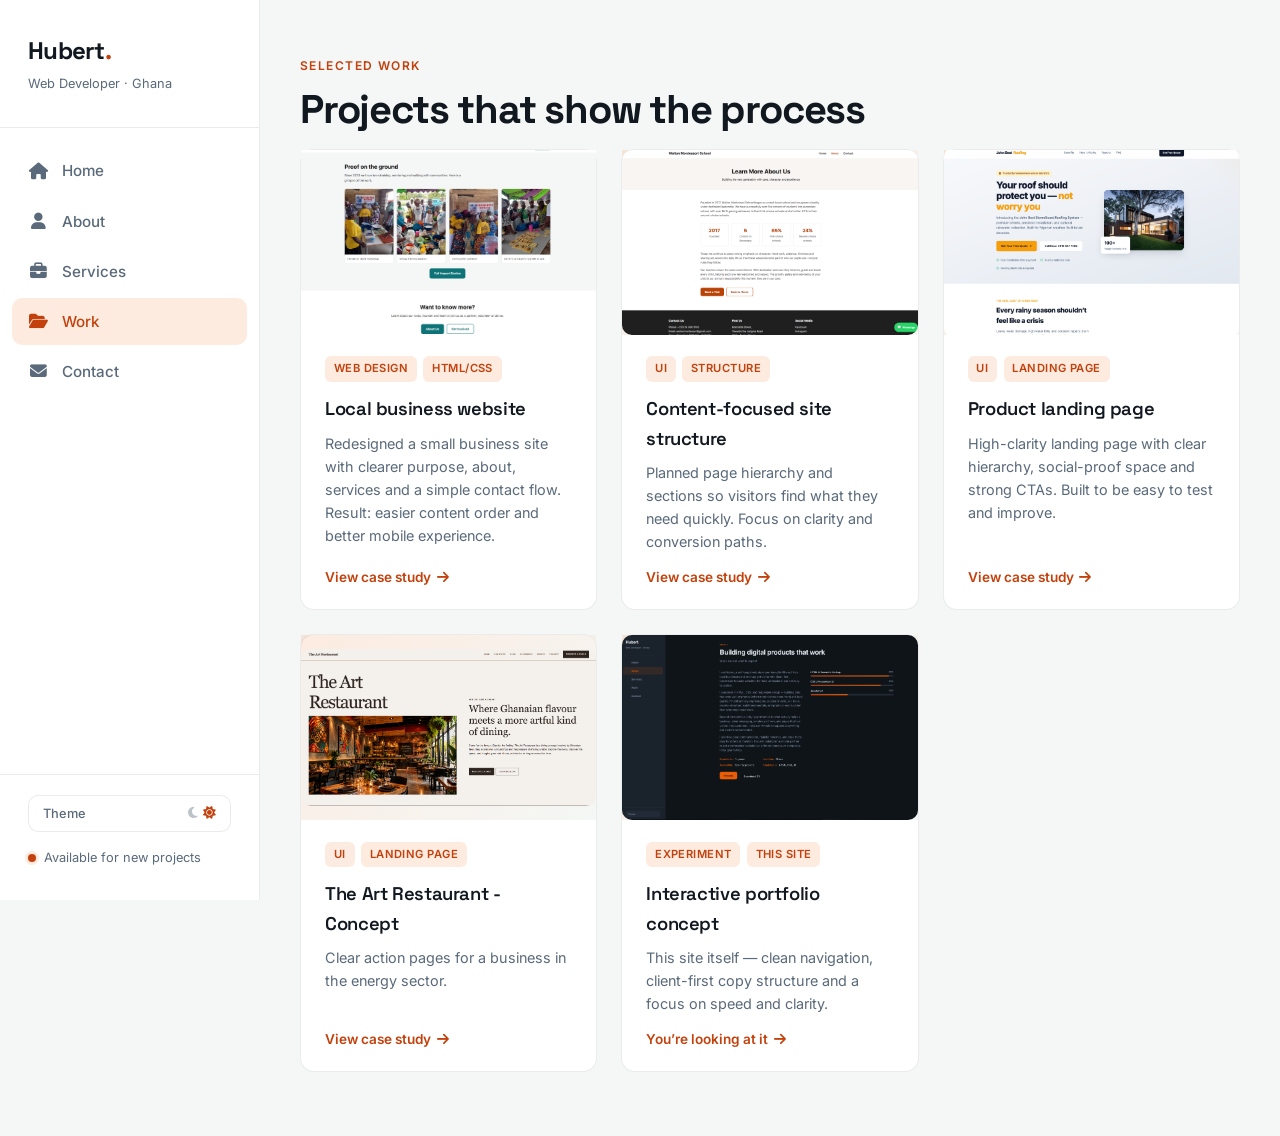
<file: portfolio-work (3).html>
<!DOCTYPE html>
<html lang="en" data-theme="dark">
<head>
  <meta charset="UTF-8" />
  <meta name="viewport" content="width=device-width, initial-scale=1.0" />
  <meta name="description" content="Hubert — Web Developer from Ghana. Clean, fast, conversion-focused websites that help businesses look credible and sell." />
  <meta name="theme-color" content="#0f1419" />
  <title>Hubert | Web Developer</title>

  <link rel="preconnect" href="https://fonts.googleapis.com" />
  <link rel="preconnect" href="https://fonts.gstatic.com" crossorigin />
  <link href="https://fonts.googleapis.com/css2?family=Inter:wght@400;500;600;700&family=Space+Grotesk:wght@500;600;700&display=swap" rel="stylesheet" />
  <link rel="stylesheet" href="https://cdnjs.cloudflare.com/ajax/libs/font-awesome/6.5.2/css/all.min.css" />
  <link rel="stylesheet" href="https://cdn.jsdelivr.net/npm/swiper@11/swiper-bundle.min.css" />
  <link rel="stylesheet" href="styles.css">
 
 <style>
     body {
         height: 100%;
         width: 100%;
     }
     
     @media(max-width:1094px) {
        .app { height: 100%; width: 100%; }
      .home-slide .swiper-slide{height: 100%;}
      .main {height: 100%;} 
      body { height: 100%;}
    }
    
      @media (max-width: 990px) {
      .sidebar { display: none; }
      .mobile-nav { display: flex; }
      .mobile-theme { display: flex; }
      .slide-inner { padding: 2rem 1.25rem 5.5rem; }
      .about-grid, .contact-grid { grid-template-columns: 1fr; gap: 2rem; }
      .form-row { grid-template-columns: 1fr; }
      .home-stats { gap: 1.5rem; }
      .app { height: 100%; width: 100%; }
      .home-slide .swiper-slide{height: 100vh;}
      .main {height: 100%;} 
      body { height: 100%;}
      
    }
    @media (max-width: 480px) {
      .home-title { font-size: 2.1rem; }
      .services-grid, .projects-grid { grid-template-columns: 1fr; }
    }
    @media (prefers-reduced-motion: reduce) {
      *, *::before, *::after {
        animation-duration: 0.01ms !important;
        transition-duration: 0.01ms !important;
      }
    }
 </style>
</head>
<body>
  <div class="app">
    <aside class="sidebar">
      <div class="brand">
        <div class="logo">Hubert<span>.</span></div>
        <div class="tagline">Web Developer · Ghana</div>
      </div>
      <nav class="nav" aria-label="Main navigation">
          <a href="portfolio-home.html"><button class="nav-item"><i class="fa-solid fa-house"></i> Home</button></a>
          <a href="portfolio-about.html"><button class="nav-item"><i class="fa-solid fa-user"></i> About</button></a>
          <a href="portfolio-services.html"><button class="nav-item"><i class="fa-solid fa-briefcase"></i> Services</button></a>
          <a href="portfolio-work.html"><button class="nav-item active" aria-current="page"><i class="fa-solid fa-folder-open"></i> Work</button></a>
          <a href="portfolio-contact.html"><button class="nav-item"><i class="fa-solid fa-envelope"></i> Contact</button></a>
        </nav>
      <div class="sidebar-footer">
        <button class="theme-toggle" id="themeToggle" type="button" aria-label="Toggle theme">
          <span>Theme</span>
          <span class="icons"><i class="fa-solid fa-moon"></i><i class="fa-solid fa-sun"></i></span>
        </button>
        <div class="availability">
          <span class="dot" aria-hidden="true"></span>
          Available for new projects
        </div>
      </div>
    </aside>

    <main class="main">
      <div class="swiper" id="portfolioSwiper">
        <div class="swiper-wrapper">

 <section class="swiper-slide" data-hash="work">
            <div class="slide-inner">
              <p class="section-label">Selected work</p>
              <h2 class="section-title">Projects that show the process</h2>
              
              <div class="projects-grid">
                <article class="project-card">
                  <div class="project-thumb"><img src="ScreenShot_locorg.jpeg"></div>
                  <div class="project-body">
                    <div class="project-tags"><span class="tag">Web Design</span><span class="tag">HTML/CSS</span></div>
                    <h3>Local business website</h3>
                    <p>Redesigned a small business site with clearer purpose, about, services and a simple contact flow. Result: easier content order and better mobile experience.</p>
                    <button type="button" class="project-link" data-case="local-business">View case study <i class="fa-solid fa-arrow-right"></i></button>
                  </div>
                </article>
                <article class="project-card">
                  <div class="project-thumb"><img src="ScreenShot_school.jpeg"></div>
                  <div class="project-body">
                    <div class="project-tags"><span class="tag">UI</span><span class="tag">Structure</span></div>
                    <h3>Content-focused site structure</h3>
                    <p>Planned page hierarchy and sections so visitors find what they need quickly. Focus on clarity and conversion paths.</p>
                    <button type="button" class="project-link" data-case="structure">View case study <i class="fa-solid fa-arrow-right"></i></button>
                  </div>
                </article>
                <article class="project-card">
                  <div class="project-thumb"><img src="ScreenShot_landingpage.jpeg"></div>
                  <div class="project-body">
                    <div class="project-tags"><span class="tag">UI</span><span class="tag">Landing page</span></div>
                    <h3>Product landing page</h3>
                    <p>High-clarity landing page with clear hierarchy, social-proof space and strong CTAs. Built to be easy to test and improve.</p>
                    <button type="button" class="project-link" data-case="landing">View case study <i class="fa-solid fa-arrow-right"></i></button>
                  </div>
                </article>
                <article class="project-card">
                  <div class="project-thumb"><img src="artrestaurant-img.jpeg"></div>
                  <div class="project-body">
                    <div class="project-tags"><span class="tag">UI</span><span class="tag">Landing page</span></div>
                    <h3>The Art Restaurant - Concept</h3>
                    <p>Clear action pages for a business in the energy sector.</p>
                    <button type="button" class="project-link" data-case="concept">View case study <i class="fa-solid fa-arrow-right"></i></button>
                  </div>
                </article>
                <!--<article class="project-card">
                  <div class="project-thumb"><img src="ScreenShot_landingpage.jpeg"></div>
                  <div class="project-body">
                    <div class="project-tags"><span class="tag">UI</span><span class="tag">Landing page</span></div>
                    <h3>Business landing page</h3>
                    <p>High-clarity landing page with clear hierarchy, social-proof space and strong CTAs. Built to be easy to test and improve.</p>
                    <button type="button" class="project-link" data-case="landing">View case study <i class="fa-solid fa-arrow-right"></i></button>
                  </div>
                </article>-->
                <article class="project-card">
                  <div class="project-thumb"><img src="ScreenShot_portfo.png"></div>
                  <div class="project-body">
                    <div class="project-tags"><span class="tag">Experiment</span><span class="tag">This site</span></div>
                    <h3>Interactive portfolio concept</h3>
                    <p>This site itself — clean navigation, client-first copy structure and a focus on speed and clarity.</p>
                    <button type="button" class="project-link" data-case="portfolio">You’re looking at it <i class="fa-solid fa-arrow-right"></i></button>
                  </div>
                </article>
                
              </div>
            </div>
          </section>


        
        </div>
      </div>
    </main>
  </div>

  <nav class="mobile-nav" aria-label="Mobile navigation">
      <a href="portfolio-home.html"><button><i class="fa-solid fa-house"></i> Home</button></a>
      <a href="portfolio-about.html"><button><i class="fa-solid fa-user"></i> About</button></a>
      <a href="portfolio-services.html"><button><i class="fa-solid fa-briefcase"></i> Services</button></a>
      <a href="portfolio-work.html"><button class="active"><i class="fa-solid fa-folder-open"></i> Work</button></a>
      <a href="portfolio-contact.html"><button><i class="fa-solid fa-envelope"></i> Contact</button></a>
    </nav>
  <button class="mobile-theme" id="mobileThemeToggle" type="button" aria-label="Toggle theme">
    <i class="fa-solid fa-moon" id="mobileThemeIcon"></i>
  </button>

  <div class="case-overlay" id="caseOverlay" role="dialog" aria-modal="true" aria-labelledby="caseTitle">
    <div class="case-header">
      <button type="button" class="case-back" id="caseBack"><i class="fa-solid fa-arrow-left"></i> Back to work</button>
    </div>
    <div class="case-body"><div class="case-inner" id="caseContent"></div></div>
  </div>

  <script src="https://cdn.jsdelivr.net/npm/swiper@11/swiper-bundle.min.js"></script>
<script src="nav.js"></script>
<script>
  const cases = {
    'local-business': {
      label: 'Case study',
      title: 'Local business website',
      tags: ['Web Design', 'HTML/CSS', 'Mobile-first'],
      blocks: [
        { h: 'The problem', p: 'The existing site was hard to navigate. Services and contact details were buried, so visitors left without enquiring. The site owner needed a change.' },
        { h: 'Approach', p: 'Rebuilt the structure around clear sections: purpose, services, about, and a simple contact path. Prioritised mobile layout and readable hierarchy.' },
        { h: 'What shipped', list: ['Clean multi-section layout', 'Mobile-first responsive design', 'Obvious contact / enquiry path', 'Faster perceived load with lean HTML/CSS'] },
        { h: 'Result', result: 'Easier content flow and a clearer path for customers to reach out — especially from mobile.' },
        { h: 'Live link', p: '<a href="https://glorylandrealtyfoundationorg.vercel.app/" target="_blank" rel="noopener">View the git site →</a>' }
      ]
    },
    
    structure: {
      label: 'Case study',
      title: 'Content-focused site structure',
      tags: ['IA', 'Marketing', 'Conversion'],
      blocks: [
        { h: 'The problem', p: 'The school had no website to begin with. No digital presence that could drive in online visits or leads. ' },
        { h: 'Approach', p: 'Described the intentions of the school, mapped the main user goals, then ordered pages and sections so the most important actions appear first.' },
        { h: 'What shipped', list: ['Clear page hierarchy and readability', 'Consistent section patterns', 'Stronger visual hierarchy for CTAs'] },
        { h: 'Result', result: 'Visitors can understand the offer and next step faster.' },
        { h: 'Live link', p: '<a href="https://hewie25.github.io/waltonmontessori.edu/" target="_blank" rel="noopener">View the git site →</a>' }
      ]
    },
    
    concept: {
      label: 'Case study',
      title: 'The Art Restaurant Concept',
      tags: [ 'Website Structure', 'User Experience'],
      blocks: [
        { h: 'The problem', p: `I wanted to improve my website-structuring skills by building a restaurant website from scratch, focusing on how each section communicates value and contributes to the visitor's journey.` },
        { h: 'Approach', p: 'Structured the website around the restaurant experience, using AI-assisted refinement to remove unnecessary content and retain what helps tell the story, communicate the offering, and guide visitors towards a reservation.' },
        { h: 'What shipped', list: [`Seven key sections, from the restaurant's story to contact and reservations.`, 'A categorized menu with interactive filtering.', 'A responsive navigation system and reservation form.', `Content and calls to action designed around the visitor's journey.`] },
        { h: 'Result', result: `A practical learning project that strengthened my website-structuring skills and reinforced the importance of building websites around a business's identity and customer experience.` },
        { h: 'Live link', p: '<a href="https://hewie25.github.io/the-art-restaurant-concept/" target="_blank" rel="noopener">View the git site →</a>' }
      ]
    },
    
    landing: {
      label: 'Case study',
      title: 'Product landing page',
      tags: [ 'Landing page', 'CTAs'],
      blocks: [
        { h: 'The problem', p: 'The business had a social page running ads, but no landing page to funnel leads into customers.' },
        { h: 'Approach', p: 'Built a single long-scroll landing page with strong hierarchy and prominent CTAs.' },
        { h: 'What shipped', list: ['Hero with clear value proposition', 'Feature / benefit sections', 'Social-proof placeholders', 'Primary and secondary CTAs'] },
        { h: 'Result', result: 'A page structure that is easy to test and improve.' },
        { h: 'Live link', p: '<a href="John-best-roofing-system.vercel.app" target="_blank" rel="noopener">View the git site →</a>' }
      ]
    },
    
    portfolio: {
      label: 'This site',
      title: 'Interactive portfolio concept',
      tags: ['Experiment', 'UX', 'Performance'],
      blocks: [
        { h: 'Goal', p: 'Show that a portfolio can be fast, clear and client-focused.' },
        { h: 'What it demonstrates', list: ['Clean navigation', 'Honest skill levels', 'Case-study style presentation', 'Dark / light theme', 'Mobile-first layout'] },
        { h: 'Takeaway', result: 'You are looking at the live example.' }
      ]
    }
  };

  const overlay = document.getElementById('caseOverlay');
  const caseContent = document.getElementById('caseContent');

  function openCase(id) {
    const data = cases[id];
    if (!data) return;
    let html = `<p class="section-label">${data.label}</p>`;
    html += `<h1 id="caseTitle">${data.title}</h1>`;
    html += `<div class="case-meta">${data.tags.map(t => `<span class="tag">${t}</span>`).join('')}</div>`;
    data.blocks.forEach(b => {
      html += `<div class="case-block">`;
      if (b.h) html += `<h3>${b.h}</h3>`;
      if (b.p) html += `<p>${b.p}</p>`;
      if (b.list) html += `<ul>${b.list.map(i => `<li>${i}</li>`).join('')}</ul>`;
      if (b.result) html += `<div class="case-result"><strong>Result:</strong> ${b.result}</div>`;
      html += `</div>`;
    });
    html += `<div class="case-cta btn-group">
      <a href="portfolio-contact.html" class="btn btn-primary">Let’s talk about a similar project</a>
      <button type="button" class="btn btn-ghost" id="caseBack2">Back to work</button>
    </div>`;
    caseContent.innerHTML = html;
    overlay.classList.add('open');
    document.body.style.overflow = 'hidden';
    document.getElementById('caseBack2')?.addEventListener('click', closeCase);
  }

  function closeCase() {
    overlay.classList.remove('open');
    document.body.style.overflow = '';
  }

  document.querySelectorAll('[data-case]').forEach(btn => {
    btn.addEventListener('click', () => openCase(btn.dataset.case));
  });
  document.getElementById('caseBack')?.addEventListener('click', closeCase);
  document.addEventListener('keydown', e => {
    if (e.key === 'Escape' && overlay.classList.contains('open')) closeCase();
  });
</script>
</body>
</html>
</file>
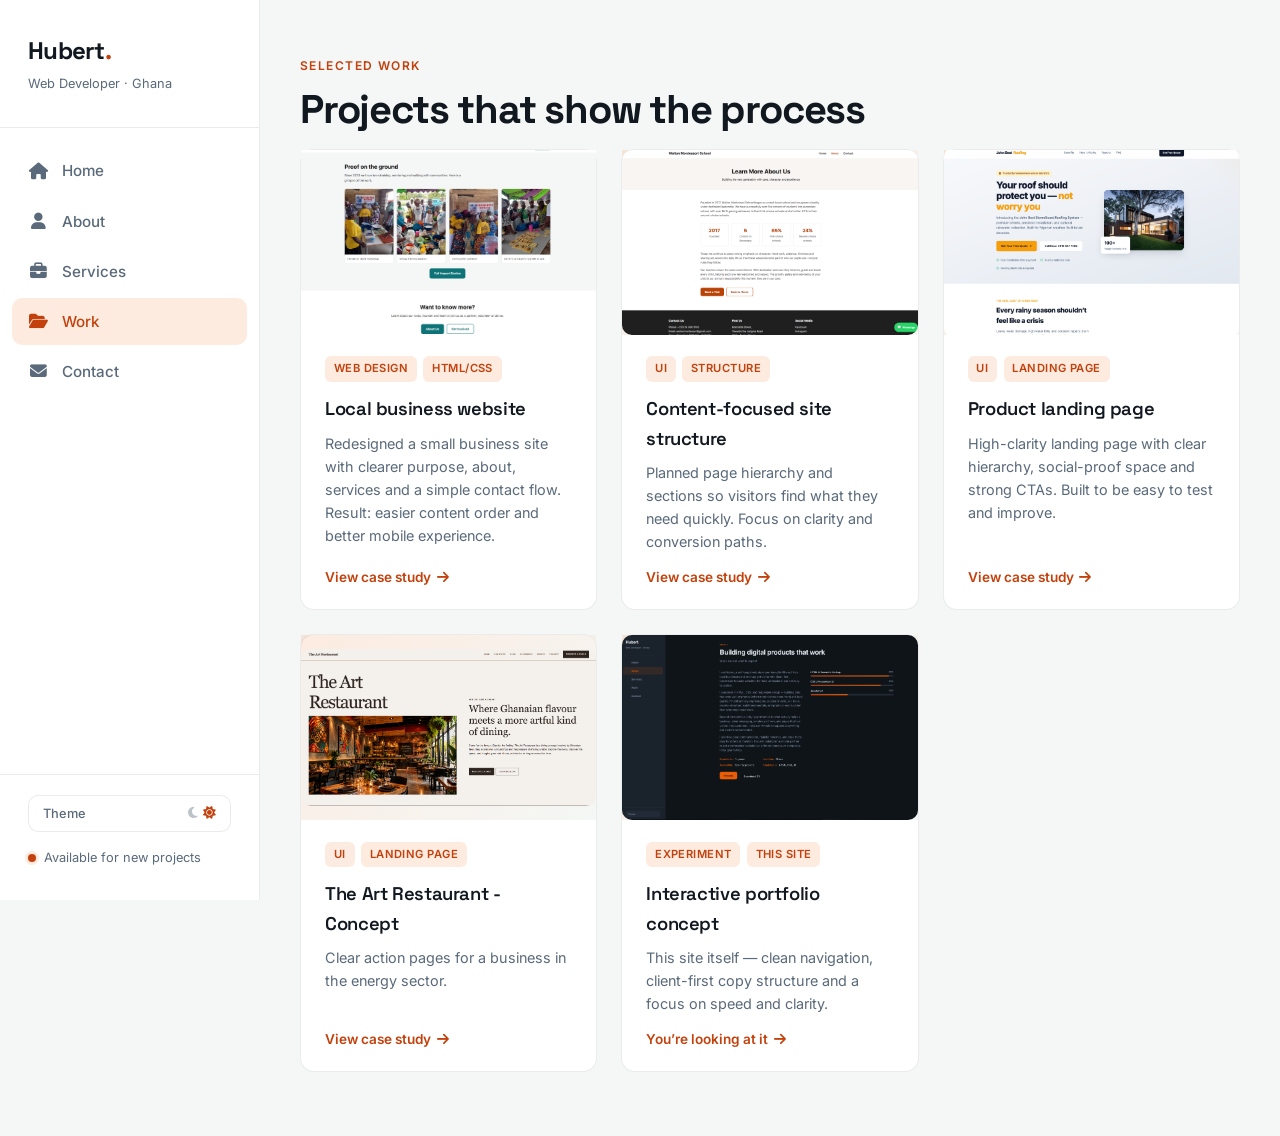
<file: portfolio-work.html>
<!DOCTYPE html>
<html lang="en" data-theme="dark">
<head>
  <meta charset="UTF-8" />
  <meta name="viewport" content="width=device-width, initial-scale=1.0" />
  <meta name="description" content="Hubert — Web Developer from Ghana. Clean, fast, conversion-focused websites that help businesses look credible and sell." />
  <meta name="theme-color" content="#0f1419" />
  <title>Hubert | Web Developer</title>

  <link rel="preconnect" href="https://fonts.googleapis.com" />
  <link rel="preconnect" href="https://fonts.gstatic.com" crossorigin />
  <link href="https://fonts.googleapis.com/css2?family=Inter:wght@400;500;600;700&family=Space+Grotesk:wght@500;600;700&display=swap" rel="stylesheet" />
  <link rel="stylesheet" href="https://cdnjs.cloudflare.com/ajax/libs/font-awesome/6.5.2/css/all.min.css" />
  <link rel="stylesheet" href="https://cdn.jsdelivr.net/npm/swiper@11/swiper-bundle.min.css" />
  <link rel="stylesheet" href="styles.css">
 
 <style>
     body {
         height: 100%;
         width: 100%;
     }
     
     @media(max-width:1094px) {
        .app { height: 100%; width: 100%; }
      .home-slide .swiper-slide{height: 100%;}
      .main {height: 100%;} 
      body { height: 100%;}
    }
    
      @media (max-width: 990px) {
      .sidebar { display: none; }
      .mobile-nav { display: flex; }
      .mobile-theme { display: flex; }
      .slide-inner { padding: 2rem 1.25rem 5.5rem; }
      .about-grid, .contact-grid { grid-template-columns: 1fr; gap: 2rem; }
      .form-row { grid-template-columns: 1fr; }
      .home-stats { gap: 1.5rem; }
      .app { height: 100%; width: 100%; }
      .home-slide .swiper-slide{height: 100vh;}
      .main {height: 100%;} 
      body { height: 100%;}
      
    }
    @media (max-width: 480px) {
      .home-title { font-size: 2.1rem; }
      .services-grid, .projects-grid { grid-template-columns: 1fr; }
    }
    @media (prefers-reduced-motion: reduce) {
      *, *::before, *::after {
        animation-duration: 0.01ms !important;
        transition-duration: 0.01ms !important;
      }
    }
 </style>
</head>
<body>
  <div class="app">
    <aside class="sidebar">
      <div class="brand">
        <div class="logo">Hubert<span>.</span></div>
        <div class="tagline">Web Developer · Ghana</div>
      </div>
      <nav class="nav" aria-label="Main navigation">
          <a href="index.html"><button class="nav-item"><i class="fa-solid fa-house"></i> Home</button></a>
          <a href="portfolio-about.html"><button class="nav-item"><i class="fa-solid fa-user"></i> About</button></a>
          <a href="portfolio-services.html"><button class="nav-item"><i class="fa-solid fa-briefcase"></i> Services</button></a>
          <a href="portfolio-work.html"><button class="nav-item active" aria-current="page"><i class="fa-solid fa-folder-open"></i> Work</button></a>
          <a href="portfolio-contact.html"><button class="nav-item"><i class="fa-solid fa-envelope"></i> Contact</button></a>
        </nav>
      <div class="sidebar-footer">
        <button class="theme-toggle" id="themeToggle" type="button" aria-label="Toggle theme">
          <span>Theme</span>
          <span class="icons"><i class="fa-solid fa-moon"></i><i class="fa-solid fa-sun"></i></span>
        </button>
        <div class="availability">
          <span class="dot" aria-hidden="true"></span>
          Available for new projects
        </div>
      </div>
    </aside>

    <main class="main">
      <div class="swiper" id="portfolioSwiper">
        <div class="swiper-wrapper">

 <section class="swiper-slide" data-hash="work">
            <div class="slide-inner">
              <p class="section-label">Selected work</p>
              <h2 class="section-title">Projects that show the process</h2>
              
              <div class="projects-grid">
                <article class="project-card">
                  <div class="project-thumb"><img src="ScreenShot_locorg.jpeg"></div>
                  <div class="project-body">
                    <div class="project-tags"><span class="tag">Web Design</span><span class="tag">HTML/CSS</span></div>
                    <h3>Local business website</h3>
                    <p>Redesigned a small business site with clearer purpose, about, services and a simple contact flow. Result: easier content order and better mobile experience.</p>
                    <button type="button" class="project-link" data-case="local-business">View case study <i class="fa-solid fa-arrow-right"></i></button>
                  </div>
                </article>
                <article class="project-card">
                  <div class="project-thumb"><img src="ScreenShot_school.jpeg"></div>
                  <div class="project-body">
                    <div class="project-tags"><span class="tag">UI</span><span class="tag">Structure</span></div>
                    <h3>Content-focused site structure</h3>
                    <p>Planned page hierarchy and sections so visitors find what they need quickly. Focus on clarity and conversion paths.</p>
                    <button type="button" class="project-link" data-case="structure">View case study <i class="fa-solid fa-arrow-right"></i></button>
                  </div>
                </article>
                <article class="project-card">
                  <div class="project-thumb"><img src="ScreenShot_landingpage.jpeg"></div>
                  <div class="project-body">
                    <div class="project-tags"><span class="tag">UI</span><span class="tag">Landing page</span></div>
                    <h3>Product landing page</h3>
                    <p>High-clarity landing page with clear hierarchy, social-proof space and strong CTAs. Built to be easy to test and improve.</p>
                    <button type="button" class="project-link" data-case="landing">View case study <i class="fa-solid fa-arrow-right"></i></button>
                  </div>
                </article>
                <article class="project-card">
                  <div class="project-thumb"><img src="artrestaurant-img.jpeg"></div>
                  <div class="project-body">
                    <div class="project-tags"><span class="tag">UI</span><span class="tag">Landing page</span></div>
                    <h3>The Art Restaurant - Concept</h3>
                    <p>Clear action pages for a business in the energy sector.</p>
                    <button type="button" class="project-link" data-case="concept">View case study <i class="fa-solid fa-arrow-right"></i></button>
                  </div>
                </article>
                <!--<article class="project-card">
                  <div class="project-thumb"><img src="ScreenShot_landingpage.jpeg"></div>
                  <div class="project-body">
                    <div class="project-tags"><span class="tag">UI</span><span class="tag">Landing page</span></div>
                    <h3>Business landing page</h3>
                    <p>High-clarity landing page with clear hierarchy, social-proof space and strong CTAs. Built to be easy to test and improve.</p>
                    <button type="button" class="project-link" data-case="landing">View case study <i class="fa-solid fa-arrow-right"></i></button>
                  </div>
                </article>-->
                <article class="project-card">
                  <div class="project-thumb"><img src="ScreenShot_portfo.png"></div>
                  <div class="project-body">
                    <div class="project-tags"><span class="tag">Experiment</span><span class="tag">This site</span></div>
                    <h3>Interactive portfolio concept</h3>
                    <p>This site itself — clean navigation, client-first copy structure and a focus on speed and clarity.</p>
                    <button type="button" class="project-link" data-case="portfolio">You’re looking at it <i class="fa-solid fa-arrow-right"></i></button>
                  </div>
                </article>
                
              </div>
            </div>
          </section>


        
        </div>
      </div>
    </main>
  </div>

  <nav class="mobile-nav" aria-label="Mobile navigation">
      <a href="index.html"><button><i class="fa-solid fa-house"></i> Home</button></a>
      <a href="portfolio-about.html"><button><i class="fa-solid fa-user"></i> About</button></a>
      <a href="portfolio-services.html"><button><i class="fa-solid fa-briefcase"></i> Services</button></a>
      <a href="portfolio-work.html"><button class="active"><i class="fa-solid fa-folder-open"></i> Work</button></a>
      <a href="portfolio-contact.html"><button><i class="fa-solid fa-envelope"></i> Contact</button></a>
    </nav>
  <button class="mobile-theme" id="mobileThemeToggle" type="button" aria-label="Toggle theme">
    <i class="fa-solid fa-moon" id="mobileThemeIcon"></i>
  </button>

  <div class="case-overlay" id="caseOverlay" role="dialog" aria-modal="true" aria-labelledby="caseTitle">
    <div class="case-header">
      <button type="button" class="case-back" id="caseBack"><i class="fa-solid fa-arrow-left"></i> Back to work</button>
    </div>
    <div class="case-body"><div class="case-inner" id="caseContent"></div></div>
  </div>

  <script src="https://cdn.jsdelivr.net/npm/swiper@11/swiper-bundle.min.js"></script>
<script src="nav.js"></script>
<script>
  const cases = {
    'local-business': {
      label: 'Case study',
      title: 'Local business website',
      tags: ['Web Design', 'HTML/CSS', 'Mobile-first'],
      blocks: [
        { h: 'The problem', p: 'The existing site was hard to navigate. Services and contact details were buried, so visitors left without enquiring. The site owner needed a change.' },
        { h: 'Approach', p: 'Rebuilt the structure around clear sections: purpose, services, about, and a simple contact path. Prioritised mobile layout and readable hierarchy.' },
        { h: 'What shipped', list: ['Clean multi-section layout', 'Mobile-first responsive design', 'Obvious contact / enquiry path', 'Faster perceived load with lean HTML/CSS'] },
        { h: 'Result', result: 'Easier content flow and a clearer path for customers to reach out — especially from mobile.' },
        { h: 'Live link', p: '<a href="https://glorylandrealtyfoundationorg.vercel.app/" target="_blank" rel="noopener">View the git site →</a>' }
      ]
    },
    
    structure: {
      label: 'Case study',
      title: 'Content-focused site structure',
      tags: ['IA', 'Marketing', 'Conversion'],
      blocks: [
        { h: 'The problem', p: 'The school had no website to begin with. No digital presence that could drive in online visits or leads. ' },
        { h: 'Approach', p: 'Described the intentions of the school, mapped the main user goals, then ordered pages and sections so the most important actions appear first.' },
        { h: 'What shipped', list: ['Clear page hierarchy and readability', 'Consistent section patterns', 'Stronger visual hierarchy for CTAs'] },
        { h: 'Result', result: 'Visitors can understand the offer and next step faster.' },
        { h: 'Live link', p: '<a href="https://hewie25.github.io/waltonmontessori.edu/" target="_blank" rel="noopener">View the git site →</a>' }
      ]
    },
    
    concept: {
      label: 'Case study',
      title: 'The Art Restaurant Concept',
      tags: [ 'Website Structure', 'User Experience'],
      blocks: [
        { h: 'The problem', p: `I wanted to improve my website-structuring skills by building a restaurant website from scratch, focusing on how each section communicates value and contributes to the visitor's journey.` },
        { h: 'Approach', p: 'Structured the website around the restaurant experience, using AI-assisted refinement to remove unnecessary content and retain what helps tell the story, communicate the offering, and guide visitors towards a reservation.' },
        { h: 'What shipped', list: [`Seven key sections, from the restaurant's story to contact and reservations.`, 'A categorized menu with interactive filtering.', 'A responsive navigation system and reservation form.', `Content and calls to action designed around the visitor's journey.`] },
        { h: 'Result', result: `A practical learning project that strengthened my website-structuring skills and reinforced the importance of building websites around a business's identity and customer experience.` },
        { h: 'Live link', p: '<a href="https://hewie25.github.io/the-art-restaurant-concept/" target="_blank" rel="noopener">View the git site →</a>' }
      ]
    },
    
    landing: {
      label: 'Case study',
      title: 'Product landing page',
      tags: [ 'Landing page', 'CTAs'],
      blocks: [
        { h: 'The problem', p: 'The business had a social page running ads, but no landing page to funnel leads into customers.' },
        { h: 'Approach', p: 'Built a single long-scroll landing page with strong hierarchy and prominent CTAs.' },
        { h: 'What shipped', list: ['Hero with clear value proposition', 'Feature / benefit sections', 'Social-proof placeholders', 'Primary and secondary CTAs'] },
        { h: 'Result', result: 'A page structure that is easy to test and improve.' },
        { h: 'Live link', p: '<a href="John-best-roofing-system.vercel.app" target="_blank" rel="noopener">View the git site →</a>' }
      ]
    },
    
    portfolio: {
      label: 'This site',
      title: 'Interactive portfolio concept',
      tags: ['Experiment', 'UX', 'Performance'],
      blocks: [
        { h: 'Goal', p: 'Show that a portfolio can be fast, clear and client-focused.' },
        { h: 'What it demonstrates', list: ['Clean navigation', 'Honest skill levels', 'Case-study style presentation', 'Dark / light theme', 'Mobile-first layout'] },
        { h: 'Takeaway', result: 'You are looking at the live example.' }
      ]
    }
  };

  const overlay = document.getElementById('caseOverlay');
  const caseContent = document.getElementById('caseContent');

  function openCase(id) {
    const data = cases[id];
    if (!data) return;
    let html = `<p class="section-label">${data.label}</p>`;
    html += `<h1 id="caseTitle">${data.title}</h1>`;
    html += `<div class="case-meta">${data.tags.map(t => `<span class="tag">${t}</span>`).join('')}</div>`;
    data.blocks.forEach(b => {
      html += `<div class="case-block">`;
      if (b.h) html += `<h3>${b.h}</h3>`;
      if (b.p) html += `<p>${b.p}</p>`;
      if (b.list) html += `<ul>${b.list.map(i => `<li>${i}</li>`).join('')}</ul>`;
      if (b.result) html += `<div class="case-result"><strong>Result:</strong> ${b.result}</div>`;
      html += `</div>`;
    });
    html += `<div class="case-cta btn-group">
      <a href="portfolio-contact.html" class="btn btn-primary">Let’s talk about a similar project</a>
      <button type="button" class="btn btn-ghost" id="caseBack2">Back to work</button>
    </div>`;
    caseContent.innerHTML = html;
    overlay.classList.add('open');
    document.body.style.overflow = 'hidden';
    document.getElementById('caseBack2')?.addEventListener('click', closeCase);
  }

  function closeCase() {
    overlay.classList.remove('open');
    document.body.style.overflow = '';
  }

  document.querySelectorAll('[data-case]').forEach(btn => {
    btn.addEventListener('click', () => openCase(btn.dataset.case));
  });
  document.getElementById('caseBack')?.addEventListener('click', closeCase);
  document.addEventListener('keydown', e => {
    if (e.key === 'Escape' && overlay.classList.contains('open')) closeCase();
  });
</script>
</body>
</html>
</file>
<file: styles.css>
:root, [data-theme="dark"] {
      --bg: #0f1419;
      --bg-elevated: #1a222c;
      --bg-card: #212a36;
      --text: #e8eef4;
      --text-muted: #8b9bb4;
      --accent: #e85d04;
      --accent-dark: #c2410c;
      --accent-soft: rgba(232, 93, 4, 0.12);
      --border: rgba(255, 255, 255, 0.07);
      --shadow: 0 12px 40px rgba(0, 0, 0, 0.4);
    }
    [data-theme="light"] {
      --bg: #f4f7f5;
      --bg-elevated: #ffffff;
      --bg-card: #ffffff;
      --text: #12181f;
      --text-muted: #5a6a7a;
      --accent: #c2410c;
      --accent-dark: #9a3412;
      --accent-soft: rgba(232, 93, 4, 0.12);
      --border: rgba(0, 0, 0, 0.08);
      --shadow: 0 12px 32px rgba(0, 0, 0, 0.08);
    }
    


    :root {
      --radius: 14px;
      --sidebar-w: 260px;
      --transition: 0.25s cubic-bezier(0.4, 0, 0.2, 1);
      --font: 'Inter', system-ui, sans-serif;
      --font-display: 'Space Grotesk', 'Inter', sans-serif;
    }
    
    
    *, *::before, *::after { margin: 0; padding: 0; box-sizing: border-box; }
    html { scroll-behavior: smooth;  -webkit-text-size-adjust: 100%; }
    body {
      font-family: var(--font);
      background: var(--bg);
      color: var(--text);
      line-height: 1.6;
      -webkit-font-smoothing: antialiased;
      transition: background 0.3s ease, color 0.3s ease;
      min-height: 100vh;
      overflow-x: hidden;
    }
    a { color: inherit; text-decoration: none; }
    button { font-family: inherit; cursor: pointer; }
    ul { list-style: none; }
    img { max-width: 100%; display: block; }

    .app { display: flex; height: 100%; width: 100%; }
    
  .sidebar {
      width: var(--sidebar-w);
      flex-shrink: 0;
      background: var(--bg-elevated);
      border-right: 1px solid var(--border);
      display: flex;
      flex-direction: column;
      position: fixed;
      padding: 2rem 0;
      z-index: 20;
      transition: background 0.3s ease, border-color 0.3s ease;
      height: 100vh;
    }
    
   /* .sidebar {
  width: var(--sidebar-w);
  background: var(--bg-elevated);
  border-right: 1px solid var(--border);
  padding: 2rem 0;
  display: flex;
  flex-direction: column;
  position: fixed;
  transition: background 0.3s ease, border-color 0.3s ease;
  
  height: 100vh;
  z-index: 20;
}*/
    

    .brand {
      padding: 0 1.75rem 2rem;
      border-bottom: 1px solid var(--border);
      margin-bottom: 1.25rem;
    }
    
    .brand .logo {
      font-family: var(--font-display);
      font-size: 1.5rem;
      font-weight: 700;
      letter-spacing: -0.03em;
    }
    
    .brand .logo span { color: var(--accent); }
    .brand .tagline { font-size: 0.8rem; color: var(--text-muted); margin-top: 0.25rem; }
    .nav {
      flex: 1;
      display: flex;
      flex-direction: column;
      gap: 0.25rem;
      padding: 0 0.75rem;
    }
    
    .nav-item {
      display: flex;
      align-items: center;
      gap: 0.85rem;
      padding: 0.85rem 1rem;
      border-radius: 10px;
      color: var(--text-muted);
      font-weight: 500;
      font-size: 0.95rem;
      transition: var(--transition);
      border: none;
      background: transparent;
      width: 100%;
      text-align: left;
    }
    
    .nav-item i { width: 1.25rem; text-align: center; font-size: 1.05rem; }
    .nav-item:hover { color: var(--text); background: var(--accent-soft); }
    .nav-item.active { color: var(--accent); background: var(--accent-soft); }
    .sidebar-footer {
      padding: 1.25rem 1.75rem 0;
      border-top: 1px solid var(--border);
      margin-top: auto;
      display: flex;
      flex-direction: column;
      gap: 1rem;
    }
    .availability {
      display: flex;
      align-items: center;
      gap: 0.5rem;
      font-size: 0.8rem;
      color: var(--text-muted);
    }
    .availability .dot {
      width: 8px; height: 8px;
      background: var(--accent);
      border-radius: 50%;
      box-shadow: 0 0 0 3px var(--accent-soft);
      animation: pulse 2s infinite;
    }
    @keyframes pulse {
      0%, 100% { opacity: 1; }
      50% { opacity: 0.5; }
    }
    .theme-toggle {
      display: flex;
      align-items: center;
      justify-content: space-between;
      gap: 0.75rem;
      padding: 0.6rem 0.85rem;
      background: var(--bg-card);
      border: 1px solid var(--border);
      border-radius: 10px;
      color: var(--text-muted);
      font-size: 0.8rem;
      font-weight: 500;
      transition: var(--transition);
      width: 100%;
    }
    .theme-toggle:hover { border-color: var(--accent); color: var(--accent); }
    .theme-toggle .icons { display: flex; gap: 0.35rem; }
    .theme-toggle .icons i { opacity: 0.4; transition: opacity 0.2s; }
    [data-theme="dark"] .theme-toggle .fa-moon { opacity: 1; color: var(--accent); }
    [data-theme="light"] .theme-toggle .fa-sun { opacity: 1; color: var(--accent); }

    .main { 
        flex: 1; 
        min-height:100vh; 
        height: 100%;
        position: relative; 
        flex: 1;
        margin-left: var(--sidebar-w);
        display: block;
}}
    .swiper { width: 100%; height: 100%; }
    .swiper-slide {
      height: 100%;
      overflow-y: auto;
      overflow-x: hidden;
      background: var(--bg);
      -webkit-overflow-scrolling: touch;
      transition: background 0.3s ease;
      height: 100%;
      }
    .slide-inner {
      max-width: 1100px;
      margin: 0 auto;
      padding: 3.5rem 2.5rem 4rem;
      min-height: 100%;
      display: block;
      position: relative;
    }

    .mobile-nav {
      display: none;
      position: fixed;
      bottom: 0; left: 0; right: 0;
      background: var(--bg-elevated);
      border-top: 1px solid var(--border);
      padding: 0.5rem 0.5rem calc(0.5rem + env(safe-area-inset-bottom));
      z-index: 30;
      justify-content: space-around;
    }
    .mobile-nav button {
      display: flex;
      flex-direction: column;
      align-items: center;
      gap: 0.2rem;
      background: none;
      border: none;
      color: var(--text-muted);
      font-size: 0.65rem;
      padding: 0.4rem 0.6rem;
      transition: var(--transition);
    }
    .mobile-nav button i { font-size: 1.15rem; }
    .mobile-nav button.active { color: var(--accent); }
    .mobile-theme {
      position: fixed;
      top: 1rem; right: 1rem;
      z-index: 25;
      width: 42px; height: 42px;
      border-radius: 12px;
      background: var(--bg-elevated);
      border: 1px solid var(--border);
      color: var(--text-muted);
      display: none;
      align-items: center;
      justify-content: center;
      font-size: 1.1rem;
      box-shadow: var(--shadow);
      transition: var(--transition);
    }
    .mobile-theme:hover { color: var(--accent); border-color: var(--accent); }

    .section-label {
      font-size: 0.75rem;
      font-weight: 600;
      letter-spacing: 0.12em;
      text-transform: uppercase;
      color: var(--accent);
      margin-bottom: 0.75rem;
    }
    .section-title {
      font-family: var(--font-display);
      font-size: clamp(1.85rem, 4vw, 2.5rem);
      font-weight: 700;
      letter-spacing: -0.03em;
      line-height: 1.15;
      margin-bottom: 1rem;
    }
    .section-desc {
      color: var(--text-muted);
      font-size: 1.05rem;
      max-width: 540px;
      margin-bottom: 2.5rem;
    }
    .btn {
      display: inline-flex;
      align-items: center;
      justify-content: center;
      gap: 0.5rem;
      padding: 0.85rem 1.5rem;
      border-radius: 10px;
      font-weight: 600;
      font-size: 0.95rem;
      border: none;
      transition: var(--transition);
    }
    .btn-primary { background: var(--accent); color: #1a0a00; }
    [data-theme="light"] .btn-primary { color: #fff; }
    .btn-primary:hover {
      filter: brightness(1.08);
      transform: translateY(-1px);
      box-shadow: 0 8px 24px var(--accent-soft);
    }
    .btn-ghost {
      background: transparent;
      color: var(--text);
      border: 1px solid var(--border);
    }
    .btn-ghost:hover { border-color: var(--accent); color: var(--accent); }
    .btn-group { display: flex; flex-wrap: wrap; gap: 0.75rem; margin-top: 1.75rem; }

    .home-slide .slide-inner {
      display: flex;
      flex-direction: column;
      justify-content: center;
      min-height: 100vh;
    }
    
    .home-badge {
      display: inline-flex;
      align-items: center;
      gap: 0.5rem;
      background: var(--accent-soft);
      color: var(--accent);
      font-size: 0.8rem;
      font-weight: 600;
      padding: 0.4rem 0.9rem;
      border-radius: 999px;
      margin-bottom: 1.5rem;
      width: fit-content;
    }
    .home-title {
      font-family: var(--font-display);
      font-size: clamp(2.4rem, 6vw, 3.75rem);
      font-weight: 700;
      letter-spacing: -0.04em;
      line-height: 1.1;
      margin-bottom: 0.75rem;
    }
    .home-title .name { color: var(--accent); }
    .home-role {
      font-size: clamp(1.15rem, 2.5vw, 1.4rem);
      color: var(--text-muted);
      font-weight: 500;
      margin-bottom: 1.25rem;
    }
    .home-role .typed { color: var(--accent); font-weight: 600; }
    .home-lead {
      font-size: 1.1rem;
      color: var(--text-muted);
      max-width: 480px;
      margin-bottom: 0.5rem;
    }
    .home-stats {
      display: flex;
      flex-wrap: wrap;
      gap: 2rem;
      margin-top: 2.5rem;
      padding-top: 2rem;
      border-top: 1px solid var(--border);
    }
    .stat strong {
      display: block;
      font-family: var(--font-display);
      font-size: 1.75rem;
      font-weight: 700;
      color: var(--accent);
      letter-spacing: -0.02em;
    }
    .stat span { font-size: 0.65rem; color: var(--text-muted); }

    .about-grid {
      display: grid;
      grid-template-columns: 1fr 1fr;
      gap: 3rem;
      align-items: start;
    }
    .about-text p { color: var(--text-muted); margin-bottom: 1rem; }
    .about-meta {
      display: grid;
      grid-template-columns: 1fr 1fr;
      gap: 0.75rem 1.5rem;
      margin: 1.75rem 0;
    }
    .meta-item { font-size: 0.9rem; }
    .meta-item span { color: var(--accent); font-weight: 600; margin-right: 0.35rem; }
    .skills { display: flex; flex-direction: column; gap: 1.1rem; }
    .skill { display: flex; flex-direction: column; gap: 0.4rem; }
    .skill-header {
      display: flex;
      justify-content: space-between;
      font-size: 0.9rem;
      font-weight: 500;
    }
    .skill-header .pct { color: var(--text-muted); font-size: 0.8rem; }
    .skill-bar {
      height: 8px;
      background: var(--bg-card);
      border: 1px solid var(--border);
      border-radius: 999px;
      overflow: hidden;
    }
    .skill-fill {
      height: 100%;
      background: linear-gradient(90deg, var(--accent-dark), var(--accent));
      border-radius: 999px;
      width: 0;
      transition: width 1.1s cubic-bezier(0.22, 1, 0.36, 1);
    }

    .services-grid {
      display: grid;
      grid-template-columns: repeat(auto-fill, minmax(260px, 1fr));
      gap: 1.25rem;
    }
    .service-card {
      background: var(--bg-card);
      border: 1px solid var(--border);
      border-radius: var(--radius);
      padding: 1.75rem;
      transition: var(--transition);
      height: 100%;
      display: flex;
      flex-direction: column;
    }
    .service-card:hover {
      border-color: var(--accent);
      transform: translateY(-4px);
      box-shadow: var(--shadow);
    }
    .service-icon {
      width: 48px; height: 48px;
      border-radius: 12px;
      background: var(--accent-soft);
      color: var(--accent);
      display: flex;
      align-items: center;
      justify-content: center;
      font-size: 1.25rem;
      margin-bottom: 1.25rem;
    }
    .service-card h3 {
      font-family: var(--font-display);
      font-size: 1.15rem;
      font-weight: 600;
      margin-bottom: 0.6rem;
      letter-spacing: -0.02em;
    }
    .service-card p { color: var(--text-muted); font-size: 0.92rem; flex: 1; }

    .projects-grid {
      display: grid;
      grid-template-columns: repeat(auto-fill, minmax(280px, 1fr));
      gap: 1.5rem;
    }
    .project-card {
      background: var(--bg-card);
      border: 1px solid var(--border);
      border-radius: var(--radius);````
      overflow: hidden;
      transition: var(--transition);
      display: flex;
      flex-direction: column;
    }
    .project-card:hover {
      border-color: var(--accent);
      transform: translateY(-4px);
      box-shadow: var(--shadow);
    }
    .project-thumb {
      aspect-ratio: 16 / 10;
      background: linear-gradient(135deg, var(--accent-soft) 0%, var(--bg) 100%);
      display: flex;
      align-items: center;
      justify-content: center;
      position: relative;
      overflow: auto;
    }
    .project-thumb img {
      font-size: 2.5rem;
      z-index: 1;
      border-radius: 10px 10px 10px 10px;````
    }
    
    .project-body {
      padding: 1.35rem 1.5rem 1.5rem;
      flex: 1;
      display: flex;
      flex-direction: column;
    }
    .project-tags { display: flex; flex-wrap: wrap; gap: 0.4rem; margin-bottom: 0.75rem; }
    .tag {
      font-size: 0.7rem;
      font-weight: 600;
      text-transform: uppercase;
      letter-spacing: 0.04em;
      padding: 0.25rem 0.55rem;
      border-radius: 6px;
      background: var(--accent-soft);
      color: var(--accent);
    }
    .project-body h3 {
      font-family: var(--font-display);
      font-size: 1.15rem;
      font-weight: 600;
      margin-bottom: 0.5rem;
      letter-spacing: -0.02em;
    }
    .project-body p {
      color: var(--text-muted);
      font-size: 0.9rem;
      flex: 1;
      margin-bottom: 1rem;
    }
    .project-link {
      font-size: 0.85rem;
      font-weight: 600;
      color: var(--accent);
      display: inline-flex;
      align-items: center;
      gap: 0.35rem;
      background: none;
      border: none;
      padding: 0;
      cursor: pointer;
    }
    .project-link:hover { gap: 0.55rem; }

    .contact-grid {
      display: grid;
      grid-template-columns: 1fr 1.4fr;
      gap: 2.5rem;
      align-items: start;
    }
    .contact-info { display: flex; flex-direction: column; gap: 1.25rem; }
    .contact-item { display: flex; gap: 1rem; align-items: flex-start; }
    .contact-item .icon {
      width: 44px; height: 44px;
      border-radius: 10px;
      background: var(--accent-soft);
      color: var(--accent);
      display: flex;
      align-items: center;
      justify-content: center;
      flex-shrink: 0;
    }
    .contact-item h4 {
      font-size: 0.85rem;
      font-weight: 600;
      color: var(--text-muted);
      margin-bottom: 0.15rem;
    }
    .contact-item p, .contact-item a { font-weight: 500; font-size: 0.95rem; }
    .contact-item a:hover { color: var(--accent); }
    .socials { display: flex; gap: 0.6rem; margin-top: 1.5rem; }
    .socials a {
      width: 40px; height: 40px;
      border-radius: 10px;
      background: var(--bg-card);
      border: 1px solid var(--border);
      display: flex;
      align-items: center;
      justify-content: center;
      color: var(--text-muted);
      transition: var(--transition);
    }
    .socials a:hover {
      color: var(--accent);
      border-color: var(--accent);
      background: var(--accent-soft);
    }
    .contact-form {
      background: var(--bg-card);
      border: 1px solid var(--border);
      border-radius: var(--radius);
      padding: 1.75rem;
    }
    .form-row {
      display: grid;
      grid-template-columns: 1fr 1fr;
      gap: 1rem;
      margin-bottom: 1rem;
    }
    .form-group { margin-bottom: 1rem; }
    .form-group label {
      display: block;
      font-size: 0.8rem;
      font-weight: 600;
      color: var(--text-muted);
      margin-bottom: 0.4rem;
    }
    .form-group input,
    .form-group textarea {
      width: 100%;
      padding: 0.85rem 1rem;
      background: var(--bg);
      border: 1px solid var(--border);
      border-radius: 10px;
      color: var(--text);
      font-family: inherit;
      font-size: 0.95rem;
      transition: var(--transition);
    }
    .form-group input:focus,
    .form-group textarea:focus {
      outline: none;
      border-color: var(--accent);
      box-shadow: 0 0 0 3px var(--accent-soft);
    }
    .form-group textarea { resize: vertical; min-height: 120px; }
    .form-note { font-size: 0.75rem; color: var(--text-muted); margin-top: 0.75rem; }

    .scroll-hint {
      position: absolute;
      bottom: 1.5rem;
      left: 50%;
      transform: translateX(-50%);
      font-size: 0.8rem;
      color: var(--text-muted);
      display: flex;
      align-items: center;
      gap: 0.4rem;
      opacity: 0.7;
      pointer-events: none;
      z-index: 5;
    }
    .scroll-hint i { animation: bounce 1.4s infinite; }
    @keyframes bounce {
      0%, 100% { transform: translateX(0); }
      50% { transform: translateX(4px); }
    }

    .case-overlay {
      position: fixed;
      inset: 0;
      z-index: 100;
      background: var(--bg);
      display: none;
      flex-direction: column;
      overflow: hidden;
    }
    .case-overlay.open { display: flex; }
    .case-header {
      flex-shrink: 0;
      display: flex;
      align-items: center;
      justify-content: space-between;
      padding: 1rem 1.5rem;
      border-bottom: 1px solid var(--border);
      background: var(--bg-elevated);
    }
    .case-back {
      display: inline-flex;
      align-items: center;
      gap: 0.5rem;
      background: none;
      border: none;
      color: var(--text-muted);
      font-size: 0.9rem;
      font-weight: 500;
      padding: 0.5rem 0.75rem;
      border-radius: 8px;
      transition: var(--transition);
    }
    .case-back:hover { color: var(--accent); background: var(--accent-soft); }
    .case-body {
      flex: 1;
      overflow-y: auto;
      -webkit-overflow-scrolling: touch;
      padding: 2.5rem 1.5rem 4rem;
    }
    .case-inner { max-width: 720px; margin: 0 auto; }
    .case-inner .section-label { margin-bottom: 0.5rem; }
    .case-inner h1 {
      font-family: var(--font-display);
      font-size: clamp(1.75rem, 4vw, 2.25rem);
      font-weight: 700;
      letter-spacing: -0.03em;
      margin-bottom: 1rem;
      line-height: 1.2;
    }
    .case-meta { display: flex; flex-wrap: wrap; gap: 0.5rem; margin-bottom: 2rem; }
    .case-block { margin-bottom: 2rem; }
    .case-block h3 {
      font-family: var(--font-display);
      font-size: 1.1rem;
      font-weight: 600;
      margin-bottom: 0.6rem;
      color: var(--accent);
    }
    .case-block p, .case-block li {
      color: var(--text-muted);
      font-size: 1rem;
      margin-bottom: 0.5rem;
    }
    .case-block ul { padding-left: 1.25rem; list-style: disc; }
    .case-block li { margin-bottom: 0.35rem; }
    .case-result {
      background: var(--accent-soft);
      border: 1px solid var(--border);
      border-radius: var(--radius);
      padding: 1.25rem 1.5rem;
      margin: 1.5rem 0;
    }
    .case-result strong { color: var(--accent); }
    .case-cta { margin-top: 2.5rem; padding-top: 1.5rem; border-top: 1px solid var(--border); }

   @media (max-width: 900px) {
  .sidebar {
    display: none;
  }

  .main {
    margin-left: 0;
  }

  .section {
    padding: 40px 24px 100px;
  }

  .mobile-nav {
    display: flex;
  }

  .about-grid {
    grid-template-columns: 1fr;
    gap: 32px;
  }

  .contact-grid {
    grid-template-columns: 1fr;
  }

  .form-row {
    grid-template-columns: 1fr;
  }

  .stats {
    gap: 24px;
  }
}

@media (max-width: 480px) {
  .section {
    padding: 32px 18px 100px;
  }

  .home-title {
    font-size: 2rem;
  }

  .btn-group {
    flex-direction: column;
  }

  .btn {
    width: 100%;
    justify-content: center;
  }
}

    
    /* ==== THE END ==== */
</file>
